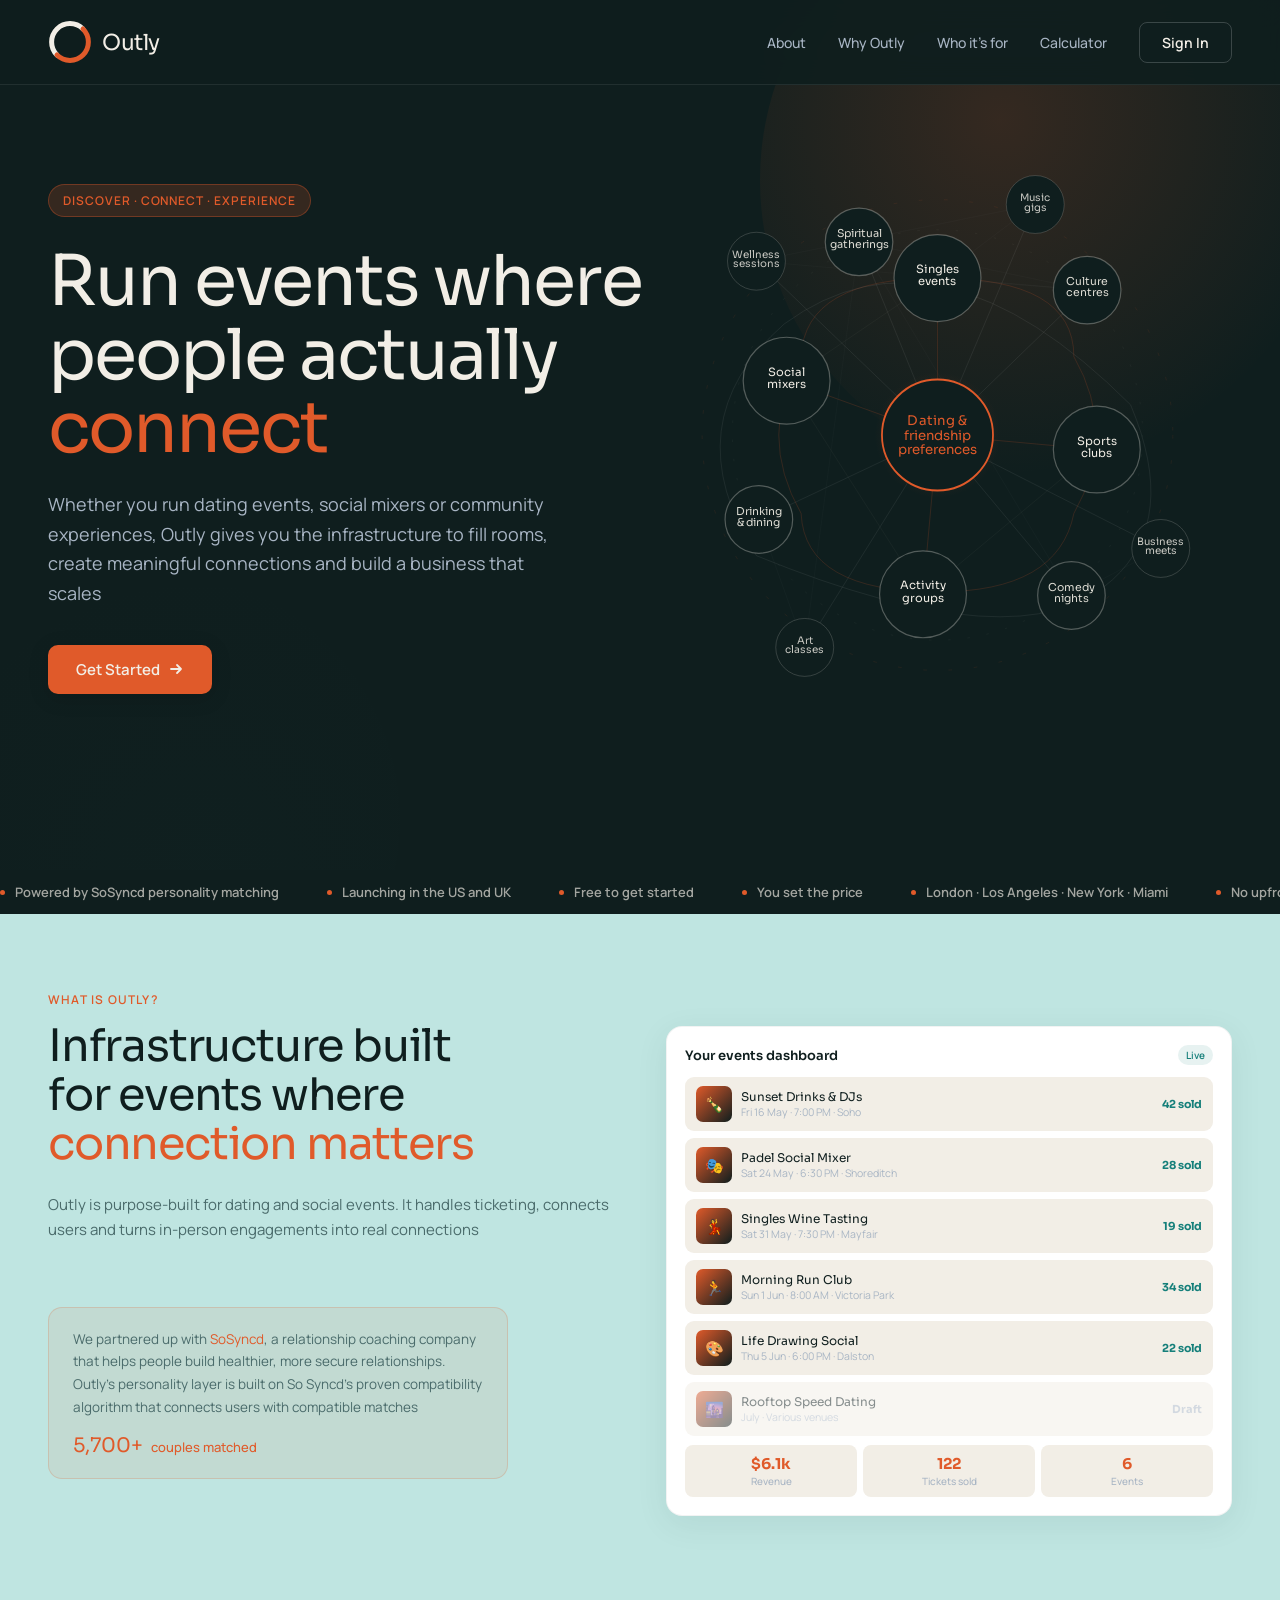
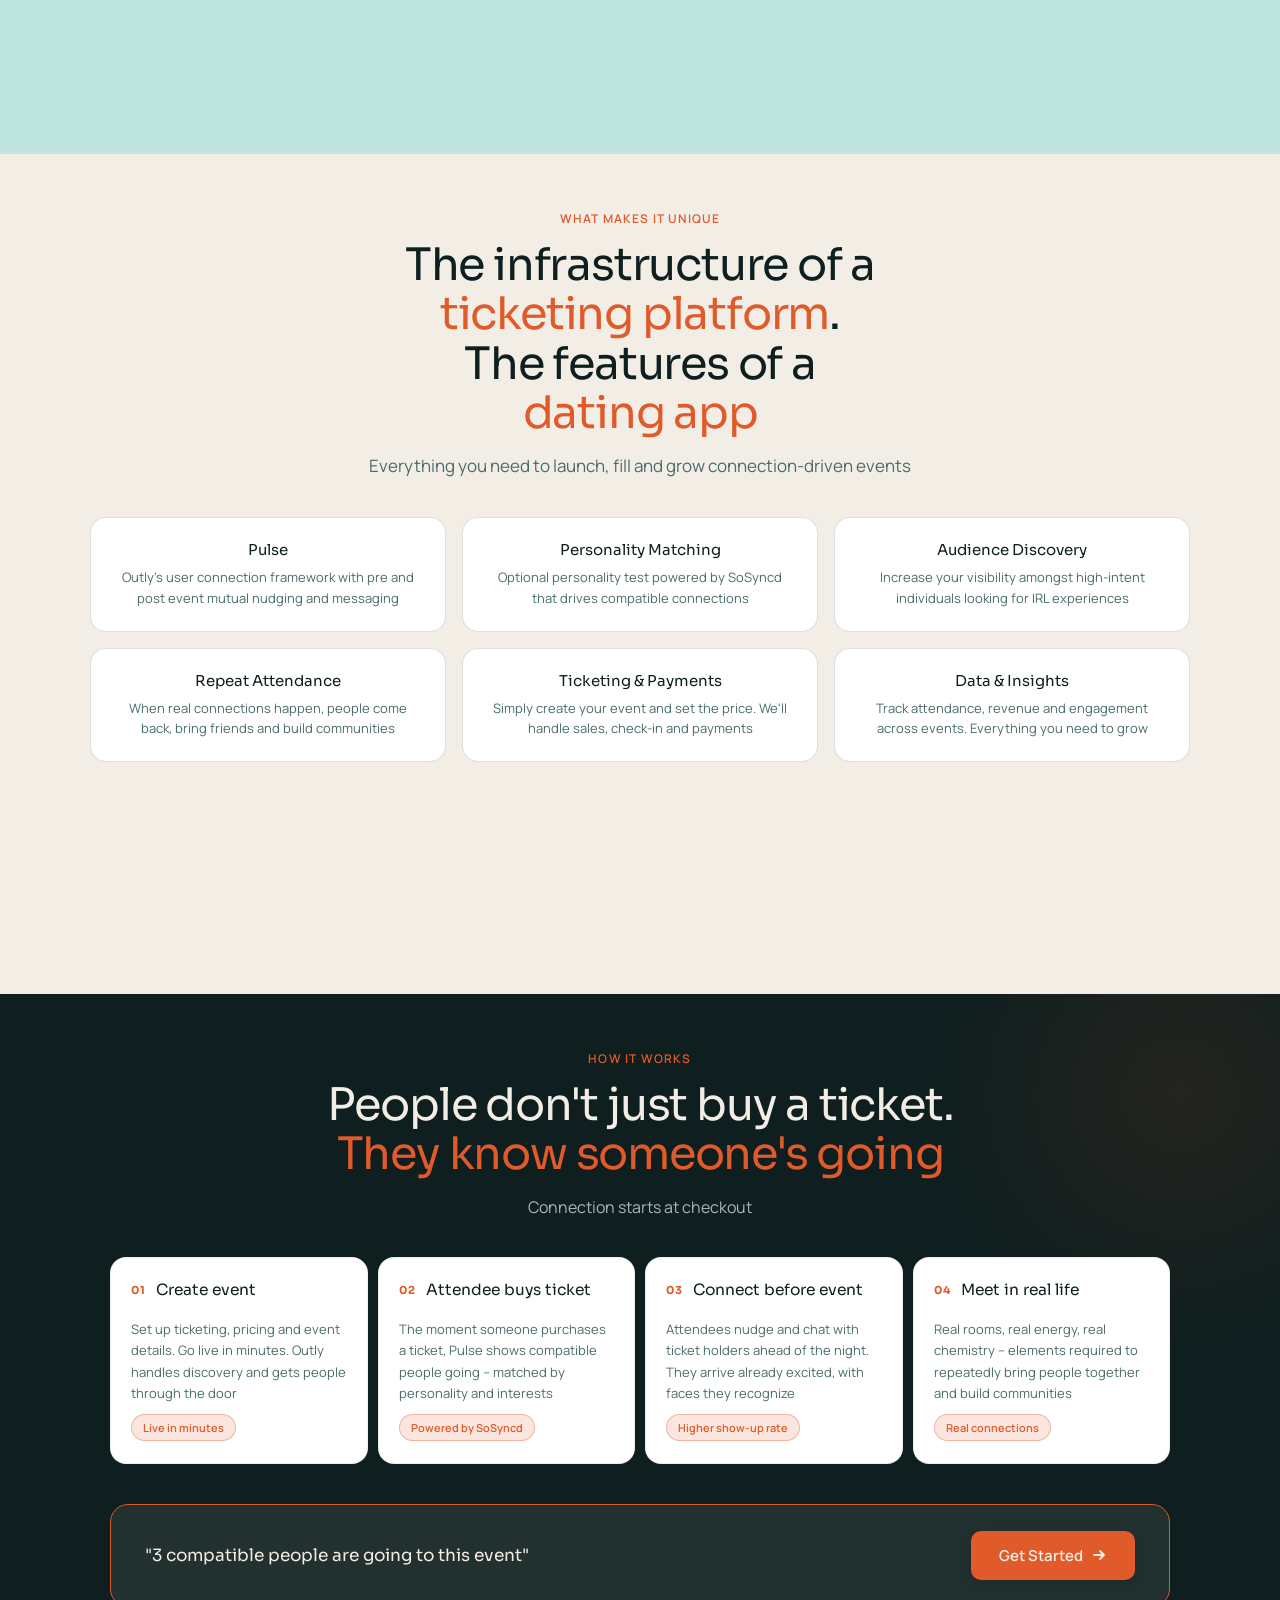
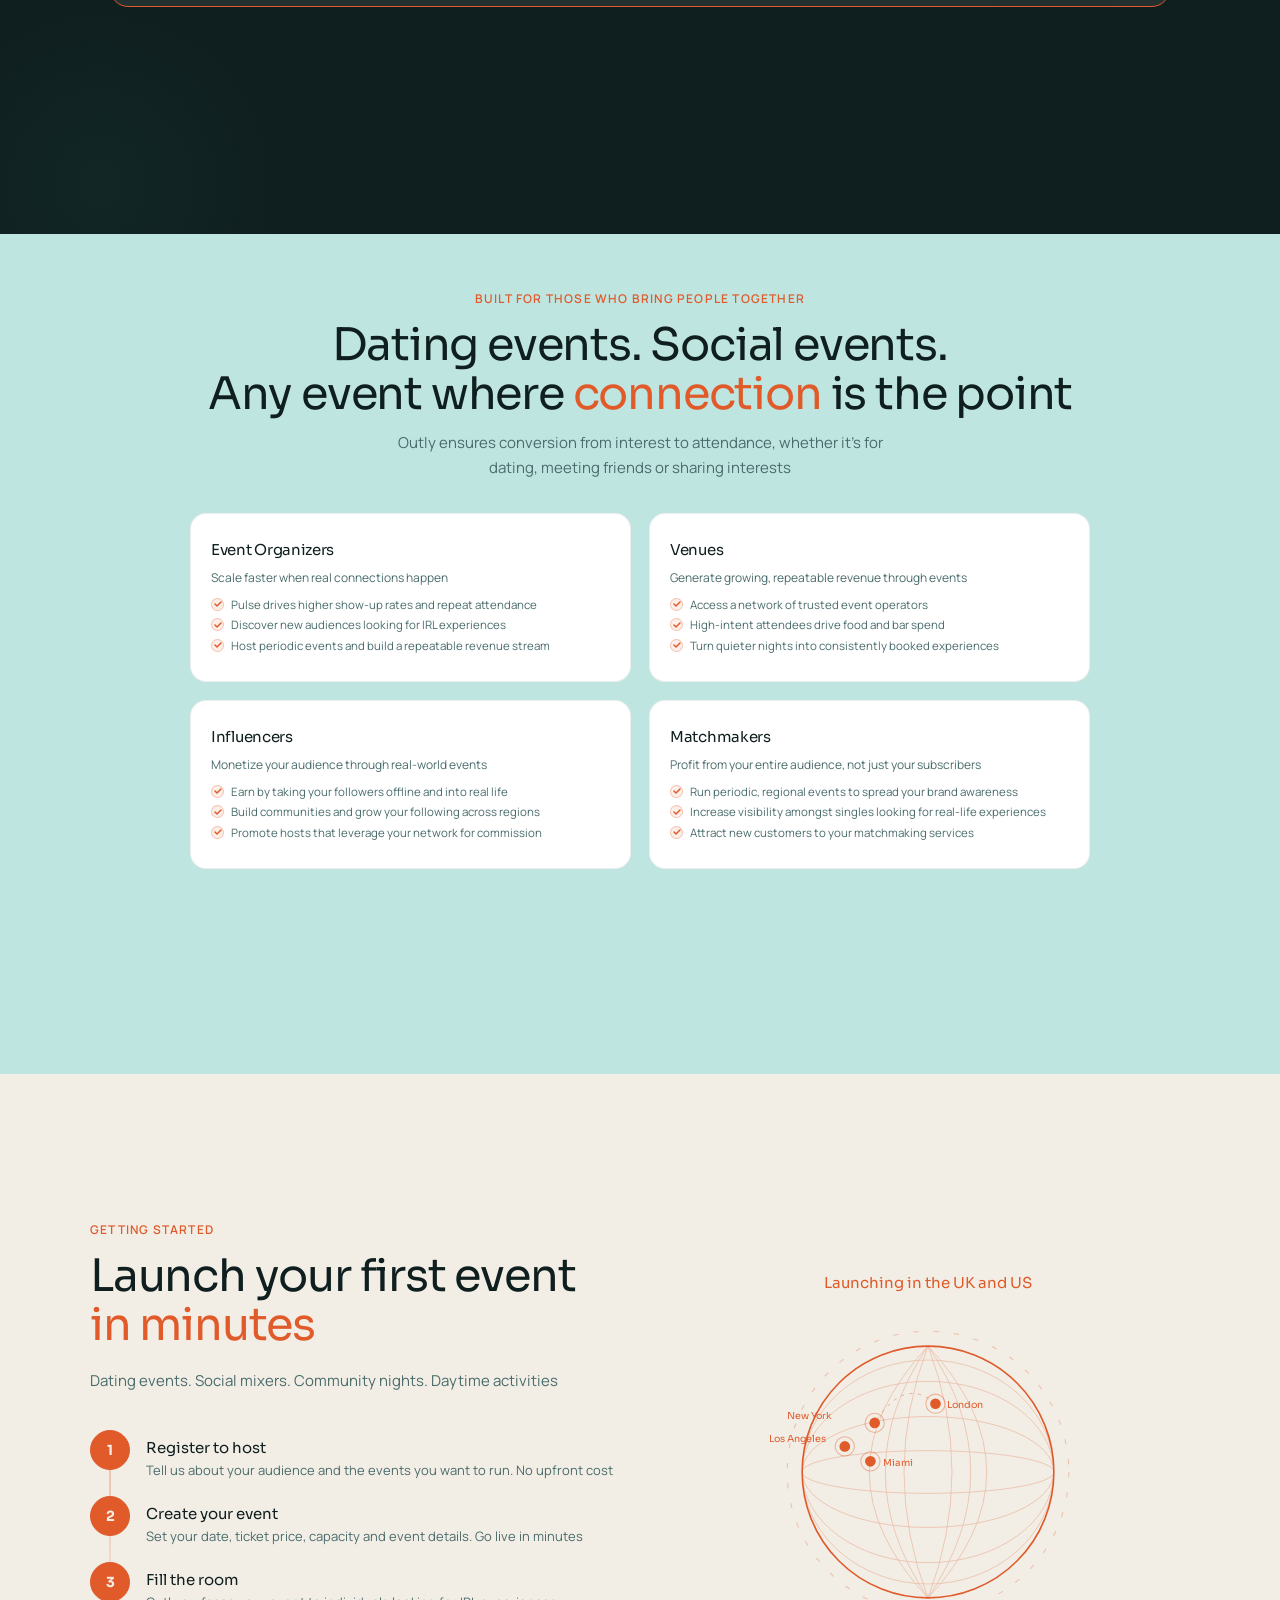
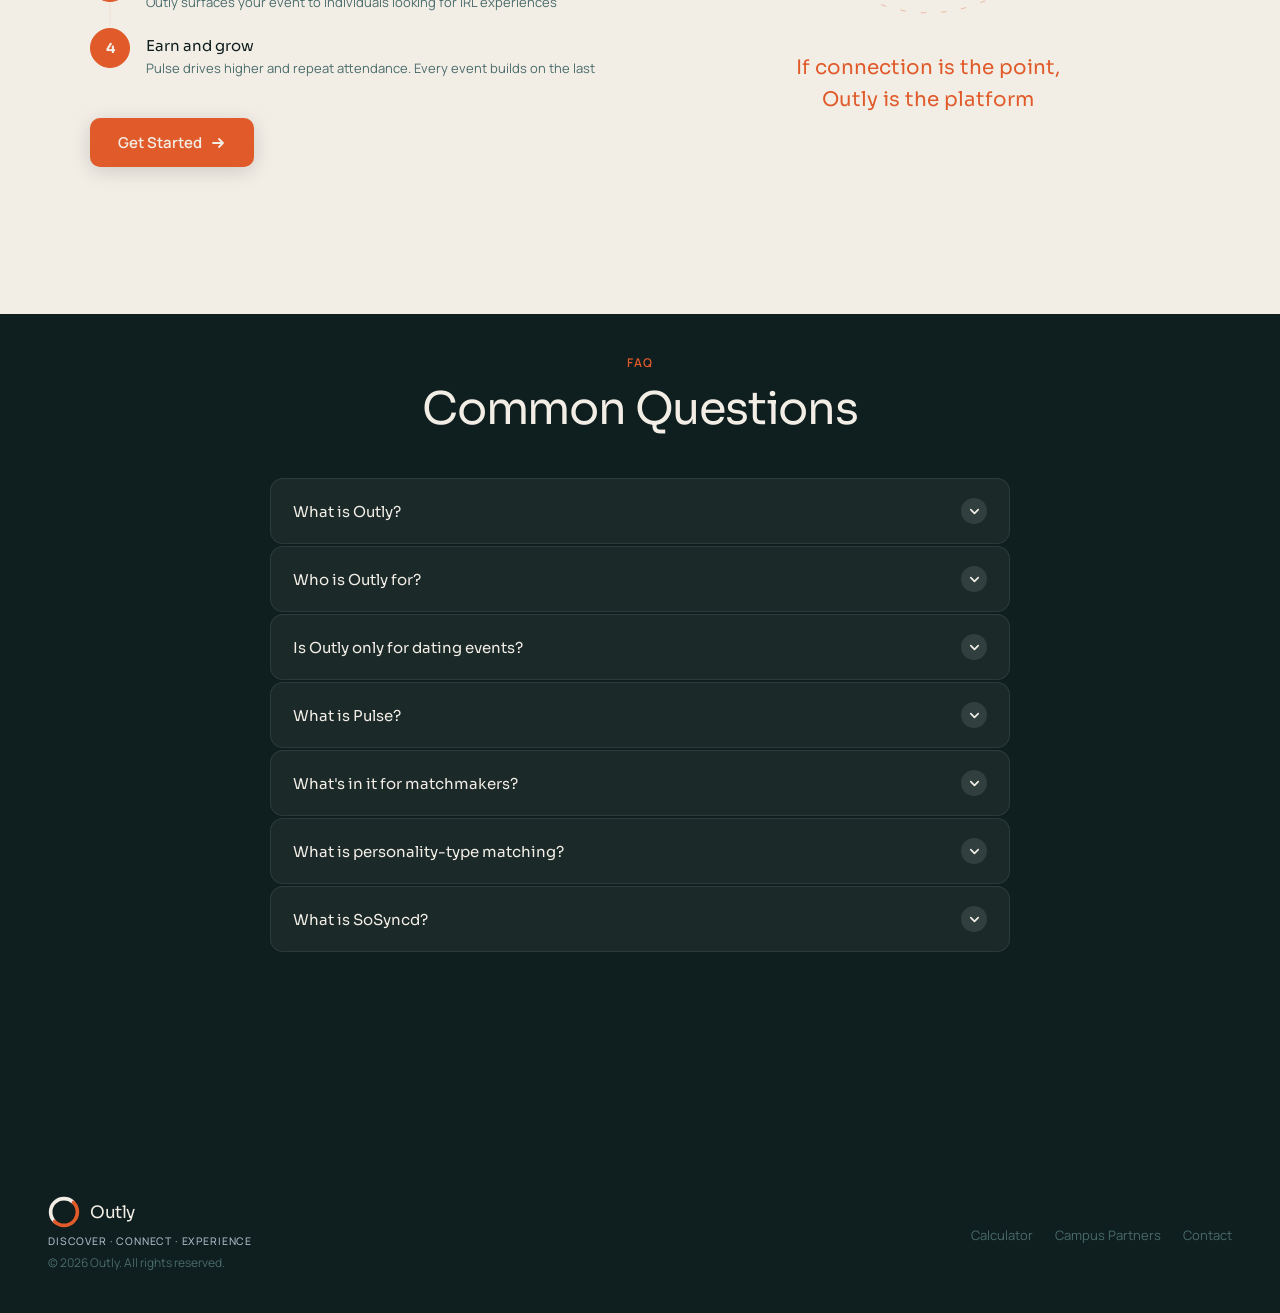
<file: index.html>
<!DOCTYPE html>
<html lang="en">
<head>
  <meta charset="UTF-8">
  <meta name="viewport" content="width=device-width, initial-scale=1.0">
  <meta name="referrer" content="strict-origin-when-cross-origin">
  <!--
    .NET 10 deployment: set the following response headers in Program.cs:
      Content-Security-Policy: default-src 'self'; style-src 'self' https://fonts.googleapis.com; font-src https://fonts.gstatic.com; img-src 'self' data:
      X-Content-Type-Options: nosniff
      X-Frame-Options: DENY
      Referrer-Policy: strict-origin-when-cross-origin
      Permissions-Policy: geolocation=(), microphone=(), camera=()
  -->
  <title>Outly — Run events where people actually connect</title>
  <meta name="description" content="Outly gives hosts the infrastructure to fill rooms, create meaningful connections and build an events business that scales.">
  <link rel="preconnect" href="https://fonts.googleapis.com">
  <link rel="preconnect" href="https://fonts.gstatic.com" crossorigin>
  <link
    href="https://fonts.googleapis.com/css2?family=Sora:wght@300;400;500;600;700;800&family=Manrope:wght@300;400;500;600;700&display=swap"
    rel="stylesheet">
  <link rel="stylesheet" href="/css/main.css">
</head>
<body>

<!-- ============================================================
     NAV
     ============================================================ -->
<nav>
  <!-- ====== DEV: LOGO ======================================================
       Swap the logo by replacing ONE file:  assets/logos/logo-dark-bg.svg
       (keep the filename). Size is set in css/main.css via --logo-size.
       If your artwork already includes the word "Outly", delete the
       <span class="logo-text"> below. Notes: assets/logos/README.md
       ================================================================== -->
  <a href="#" class="logo">
    <img class="logo-mark" src="/assets/logos/logo-dark-bg.svg" alt="Outly logo">
    <div class="logo-wordmark">
      <span class="logo-text">Outly</span>
    </div>
  </a>
  <ul class="nav-links">
    <li><a href="#solution">About</a></li>
    <li><a href="#value">Why Outly</a></li>
    <li><a href="#matching">Who it's for</a></li>
    <li><a href="/calculator.html">Calculator</a></li>
    <li><a href="/signup.html" class="nav-cta">Sign In</a></li>
  </ul>
</nav>

<!-- ============================================================
     HERO (dark) — network web visual
     ============================================================ -->
<section class="hero" id="hero">
  <div class="hero-bg1" aria-hidden="true"></div>
  <div class="hero-bg2" aria-hidden="true"></div>

  <div class="hero-ring" aria-hidden="true">
    <svg viewBox="-150 -80 580 580" fill="none" id="web-svg">
      <defs>
        <radialGradient id="core-grad" cx="50%" cy="50%" r="50%">
          <stop offset="0%" stop-color="#E05A2A" stop-opacity="0.25"/>
          <stop offset="100%" stop-color="#E05A2A" stop-opacity="0"/>
        </radialGradient>
      </defs>

      <!-- Slow rotating outer rings -->
      <g class="web-spin-slow">
        <circle cx="210" cy="210" r="195" stroke="#E05A2A" stroke-width="0.5" stroke-dasharray="3 18" opacity="0.15"/>
      </g>
      <g class="web-spin-rev">
        <circle cx="210" cy="210" r="170" stroke="rgba(242,238,230,0.07)" stroke-width="0.5" stroke-dasharray="2 14"/>
      </g>

      <!-- Spokes from centre — big nodes -->
      <line class="web-line" x1="210" y1="210" x2="210" y2="80"/>
      <line class="web-line" x1="210" y1="210" x2="85"  y2="165"/>
      <line class="web-line" x1="210" y1="210" x2="198" y2="342"/>
      <line class="web-line" x1="210" y1="210" x2="342" y2="222"/>
      <!-- Spokes — medium nodes -->
      <line class="web-line-2" x1="210" y1="210" x2="334" y2="90"/>
      <line class="web-line-2" x1="210" y1="210" x2="321" y2="343"/>
      <line class="web-line-2" x1="210" y1="210" x2="145" y2="50"/>
      <line class="web-line-2" x1="210" y1="210" x2="62"  y2="280"/>
      <!-- Spokes — small nodes -->
      <line class="web-line-2" x1="210" y1="210" x2="291" y2="19"/>
      <line class="web-line-2" x1="210" y1="210" x2="395" y2="304"/>
      <line class="web-line-2" x1="210" y1="210" x2="100" y2="386"/>
      <line class="web-line-2" x1="210" y1="210" x2="60"  y2="66"/>

      <!-- Concentric web rings -->
      <path class="web-line" d="M210 80 Q323 80 323 145 Q360 210 323 275 Q310 340 210 340 Q100 340 97 275 Q60 210 97 145 Q100 80 210 80" fill="none"/>
      <path class="web-line-2" d="M83 118 Q210 25 370 185 Q410 280 355 330 Q280 400 60 310 Q-10 200 83 118" fill="none"/>

      <!-- Cross-connections -->
      <line class="web-line-2" x1="210" y1="80"  x2="85"  y2="165" opacity="0.5"/>
      <line class="web-line-2" x1="85"  y1="165" x2="198" y2="342" opacity="0.5"/>
      <line class="web-line-2" x1="198" y1="342" x2="342" y2="222" opacity="0.5"/>
      <line class="web-line-2" x1="210" y1="80"  x2="334" y2="90"  opacity="0.4"/>
      <line class="web-line-2" x1="334" y1="90"  x2="145" y2="50"  opacity="0.3"/>
      <line class="web-line-2" x1="321" y1="343" x2="145" y2="50"  opacity="0.3"/>
      <line class="web-line-2" x1="291" y1="19"  x2="210" y2="80"  opacity="0.3"/>
      <line class="web-line-2" x1="395" y1="304" x2="321" y2="343" opacity="0.3"/>
      <line class="web-line-2" x1="145" y1="50"  x2="100" y2="386" opacity="0.3"/>
      <line class="web-line-2" x1="60"  y1="66"  x2="334" y2="90"  opacity="0.3"/>
      <line class="web-line-2" x1="60"  y1="66"  x2="291" y2="19"  opacity="0.25"/>
      <line class="web-line-2" x1="62"  y1="280" x2="100" y2="386" opacity="0.3"/>

      <!-- CORE -->
      <circle cx="210" cy="210" r="52" fill="url(#core-grad)"/>
      <circle cx="210" cy="210" r="46" fill="#0F1E1E" stroke="#E05A2A" stroke-width="1.5"/>
      <text x="210" y="202" text-anchor="middle" font-family="'Sora',sans-serif" font-size="11" font-weight="400" fill="#E05A2A" letter-spacing="0.02em">Dating &amp;</text>
      <text x="210" y="214" text-anchor="middle" font-family="'Sora',sans-serif" font-size="11" font-weight="400" fill="#E05A2A">friendship</text>
      <text x="210" y="226" text-anchor="middle" font-family="'Sora',sans-serif" font-size="11" font-weight="400" fill="#E05A2A">preferences</text>

      <!-- BIG NODES -->
      <g class="node-big wn1">
        <circle cx="210" cy="80" r="36" fill="#0F1E1E" stroke="rgba(242,238,230,0.3)" stroke-width="1"/>
        <text x="210" y="76" text-anchor="middle" font-family="'Sora',sans-serif" font-size="9.5" font-weight="400" fill="#F2EEE6">Singles</text>
        <text x="210" y="86" text-anchor="middle" font-family="'Sora',sans-serif" font-size="9.5" font-weight="400" fill="#F2EEE6">events</text>
      </g>
      <g class="node-big wn2">
        <circle cx="85" cy="165" r="36" fill="#0F1E1E" stroke="rgba(242,238,230,0.3)" stroke-width="1"/>
        <text x="85" y="161" text-anchor="middle" font-family="'Sora',sans-serif" font-size="9.5" font-weight="400" fill="#F2EEE6">Social</text>
        <text x="85" y="171" text-anchor="middle" font-family="'Sora',sans-serif" font-size="9.5" font-weight="400" fill="#F2EEE6">mixers</text>
      </g>
      <g class="node-big wn3">
        <circle cx="198" cy="342" r="36" fill="#0F1E1E" stroke="rgba(242,238,230,0.3)" stroke-width="1"/>
        <text x="198" y="338" text-anchor="middle" font-family="'Sora',sans-serif" font-size="9.5" font-weight="400" fill="#F2EEE6">Activity</text>
        <text x="198" y="348" text-anchor="middle" font-family="'Sora',sans-serif" font-size="9.5" font-weight="400" fill="#F2EEE6">groups</text>
      </g>
      <g class="node-big wn4">
        <circle cx="342" cy="222" r="36" fill="#0F1E1E" stroke="rgba(242,238,230,0.3)" stroke-width="1"/>
        <text x="342" y="218" text-anchor="middle" font-family="'Sora',sans-serif" font-size="9.5" font-weight="400" fill="#F2EEE6">Sports</text>
        <text x="342" y="228" text-anchor="middle" font-family="'Sora',sans-serif" font-size="9.5" font-weight="400" fill="#F2EEE6">clubs</text>
      </g>

      <!-- MEDIUM NODES -->
      <g class="node-med wn5">
        <circle cx="334" cy="90" r="28" fill="#0F1E1E" stroke="rgba(242,238,230,0.3)" stroke-width="1"/>
        <text x="334" y="86" text-anchor="middle" font-family="'Sora',sans-serif" font-size="9" font-weight="400" fill="rgba(242,238,230,0.9)">Culture</text>
        <text x="334" y="95" text-anchor="middle" font-family="'Sora',sans-serif" font-size="9" font-weight="400" fill="rgba(242,238,230,0.9)">centres</text>
      </g>
      <g class="node-med wn6">
        <circle cx="321" cy="343" r="28" fill="#0F1E1E" stroke="rgba(242,238,230,0.3)" stroke-width="1"/>
        <text x="321" y="339" text-anchor="middle" font-family="'Sora',sans-serif" font-size="9" font-weight="400" fill="rgba(242,238,230,0.9)">Comedy</text>
        <text x="321" y="348" text-anchor="middle" font-family="'Sora',sans-serif" font-size="9" font-weight="400" fill="rgba(242,238,230,0.9)">nights</text>
      </g>
      <g class="node-med wn7">
        <circle cx="145" cy="50" r="28" fill="#0F1E1E" stroke="rgba(242,238,230,0.3)" stroke-width="1"/>
        <text x="145" y="46" text-anchor="middle" font-family="'Sora',sans-serif" font-size="9" font-weight="400" fill="rgba(242,238,230,0.9)">Spiritual</text>
        <text x="145" y="55" text-anchor="middle" font-family="'Sora',sans-serif" font-size="9" font-weight="400" fill="rgba(242,238,230,0.9)">gatherings</text>
      </g>
      <g class="node-med wn8">
        <circle cx="62" cy="280" r="28" fill="#0F1E1E" stroke="rgba(242,238,230,0.3)" stroke-width="1"/>
        <text x="62" y="276" text-anchor="middle" font-family="'Sora',sans-serif" font-size="9" font-weight="400" fill="rgba(242,238,230,0.9)">Drinking</text>
        <text x="62" y="285" text-anchor="middle" font-family="'Sora',sans-serif" font-size="9" font-weight="400" fill="rgba(242,238,230,0.9)">&amp; dining</text>
      </g>

      <!-- SMALL NODES -->
      <g class="node-sml wn9">
        <circle cx="291" cy="19" r="24" fill="#0F1E1E" stroke="rgba(242,238,230,0.18)" stroke-width="0.8"/>
        <text x="291" y="16" text-anchor="middle" font-family="'Sora',sans-serif" font-size="8.5" font-weight="400" fill="rgba(242,238,230,0.82)">Music</text>
        <text x="291" y="24" text-anchor="middle" font-family="'Sora',sans-serif" font-size="8.5" font-weight="400" fill="rgba(242,238,230,0.82)">gigs</text>
      </g>
      <g class="node-sml wn10">
        <circle cx="395" cy="304" r="24" fill="#0F1E1E" stroke="rgba(242,238,230,0.18)" stroke-width="0.8"/>
        <text x="395" y="301" text-anchor="middle" font-family="'Sora',sans-serif" font-size="8.5" font-weight="400" fill="rgba(242,238,230,0.82)">Business</text>
        <text x="395" y="309" text-anchor="middle" font-family="'Sora',sans-serif" font-size="8.5" font-weight="400" fill="rgba(242,238,230,0.82)">meets</text>
      </g>
      <g class="node-sml wn11">
        <circle cx="100" cy="386" r="24" fill="#0F1E1E" stroke="rgba(242,238,230,0.18)" stroke-width="0.8"/>
        <text x="100" y="383" text-anchor="middle" font-family="'Sora',sans-serif" font-size="8.5" font-weight="400" fill="rgba(242,238,230,0.82)">Art</text>
        <text x="100" y="391" text-anchor="middle" font-family="'Sora',sans-serif" font-size="8.5" font-weight="400" fill="rgba(242,238,230,0.82)">classes</text>
      </g>
      <g class="node-sml wn12">
        <circle cx="60" cy="66" r="24" fill="#0F1E1E" stroke="rgba(242,238,230,0.18)" stroke-width="0.8"/>
        <text x="60" y="63" text-anchor="middle" font-family="'Sora',sans-serif" font-size="8.5" font-weight="400" fill="rgba(242,238,230,0.82)">Wellness</text>
        <text x="60" y="71" text-anchor="middle" font-family="'Sora',sans-serif" font-size="8.5" font-weight="400" fill="rgba(242,238,230,0.82)">sessions</text>
      </g>
    </svg>
  </div>

  <div class="hero-content">
    <div class="hero-pill">Discover &middot; Connect &middot; Experience</div>
    <h1 class="hero-h1">Run events where<br>people actually<br><em>connect</em></h1>
    <p class="hero-sub">Whether you run dating events, social mixers or community experiences, Outly gives you the infrastructure to fill rooms, create meaningful connections and build a business that scales</p>
    <div class="hero-actions">
      <a href="/signup.html" class="btn-primary btn-primary--orange">
        Get Started
        <svg width="16" height="16" viewBox="0 0 16 16" fill="none" aria-hidden="true"><path d="M3 8h10M9 4l4 4-4 4" stroke="currentColor" stroke-width="1.8" stroke-linecap="round" stroke-linejoin="round"/></svg>
      </a>
    </div>
  </div>
</section>

<!-- ============================================================
     TICKER
     ============================================================ -->
<div id="about-anchor"></div>
<div class="ticker-bar" aria-hidden="true">
  <div class="ticker-track">
    <div class="ticker-item"><span class="tdot"></span>Powered by SoSyncd personality matching</div>
    <div class="ticker-item"><span class="tdot"></span>Launching in the US and UK</div>
    <div class="ticker-item"><span class="tdot"></span>Free to get started</div>
    <div class="ticker-item"><span class="tdot"></span>You set the price</div>
    <div class="ticker-item"><span class="tdot"></span>London · Los Angeles · New York · Miami</div>
    <div class="ticker-item"><span class="tdot"></span>No upfront costs</div>
    <div class="ticker-item"><span class="tdot"></span>Powered by SoSyncd personality matching</div>
    <div class="ticker-item"><span class="tdot"></span>Launching in the US and UK</div>
    <div class="ticker-item"><span class="tdot"></span>Free to get started</div>
    <div class="ticker-item"><span class="tdot"></span>You set the price</div>
    <div class="ticker-item"><span class="tdot"></span>London · Los Angeles · New York · Miami</div>
    <div class="ticker-item"><span class="tdot"></span>No upfront costs</div>
  </div>
</div>

<!-- ============================================================
     SOLUTION — What is Outly? (bone)
     ============================================================ -->
<section class="solution" id="solution">
  <div class="sol-inner">
    <div>
      <span class="eyebrow reveal">What is Outly?</span>
      <h2 class="title reveal">Infrastructure built<br>for events where<br><em>connection matters</em></h2>
      <p class="sub reveal d1">Outly is purpose-built for dating and social events. It handles ticketing, connects users and turns in-person engagements into real connections</p>

      <div class="partner-box reveal d2">
        <p>We partnered up with <span class="partner-brand">SoSyncd</span>, a relationship coaching company that helps people build healthier, more secure relationships. Outly's personality layer is built on So Syncd's proven compatibility algorithm that connects users with compatible matches</p>
        <div class="partner-stat">
          <span class="partner-stat-n">5,700+</span>
          <span class="partner-stat-l">couples matched</span>
        </div>
      </div>
    </div>

    <div class="dash-col reveal d1">
      <div class="dash-card">
        <div class="dash-hd">
          <span class="dash-title">Your events dashboard</span>
          <span class="dash-badge">Live</span>
        </div>
        <div class="ev-row">
          <div class="ev-thumb" aria-hidden="true">🍾</div>
          <div><div class="ev-name">Sunset Drinks &amp; DJs</div><div class="ev-meta">Fri 16 May · 7:00 PM · Soho</div></div>
          <div class="ev-sold">42 sold</div>
        </div>
        <div class="ev-row">
          <div class="ev-thumb" aria-hidden="true">🎭</div>
          <div><div class="ev-name">Padel Social Mixer</div><div class="ev-meta">Sat 24 May · 6:30 PM · Shoreditch</div></div>
          <div class="ev-sold">28 sold</div>
        </div>
        <div class="ev-row">
          <div class="ev-thumb" aria-hidden="true">💃</div>
          <div><div class="ev-name">Singles Wine Tasting</div><div class="ev-meta">Sat 31 May · 7:30 PM · Mayfair</div></div>
          <div class="ev-sold">19 sold</div>
        </div>
        <div class="ev-row">
          <div class="ev-thumb" aria-hidden="true">🏃</div>
          <div><div class="ev-name">Morning Run Club</div><div class="ev-meta">Sun 1 Jun · 8:00 AM · Victoria Park</div></div>
          <div class="ev-sold">34 sold</div>
        </div>
        <div class="ev-row">
          <div class="ev-thumb" aria-hidden="true">🎨</div>
          <div><div class="ev-name">Life Drawing Social</div><div class="ev-meta">Thu 5 Jun · 6:00 PM · Dalston</div></div>
          <div class="ev-sold">22 sold</div>
        </div>
        <div class="ev-row ev-row--draft">
          <div class="ev-thumb" aria-hidden="true">🌆</div>
          <div><div class="ev-name">Rooftop Speed Dating</div><div class="ev-meta">July · Various venues</div></div>
          <div class="ev-sold ev-sold--draft">Draft</div>
        </div>
        <div class="dash-metrics">
          <div class="met-box"><span class="met-n">$6.1k</span><span class="met-l">Revenue</span></div>
          <div class="met-box"><span class="met-n">122</span><span class="met-l">Tickets sold</span></div>
          <div class="met-box"><span class="met-n">6</span><span class="met-l">Events</span></div>
        </div>
      </div>
    </div>
  </div>
</section>

<!-- ============================================================
     VALUE — What makes it unique (frost)
     ============================================================ -->
<section class="value" id="value">
  <div class="val-in">
    <div class="val-header">
      <span class="eyebrow reveal">What makes it unique</span>
      <h2 class="title reveal">The infrastructure of a <em>ticketing platform</em>.<br>The features of a<br><em>dating app</em></h2>
      <p class="sub reveal d1">Everything you need to launch, fill and grow connection-driven events</p>
    </div>
    <div class="val-grid">
      <div class="val-card reveal d1">
        <div class="val-card-hd"><h4>Pulse</h4></div>
        <p>Outly's user connection framework with pre and post event mutual nudging and messaging</p>
      </div>
      <div class="val-card reveal d2">
        <div class="val-card-hd"><h4>Personality Matching</h4></div>
        <p>Optional personality test powered by SoSyncd that drives compatible connections</p>
      </div>
      <div class="val-card reveal d3">
        <div class="val-card-hd"><h4>Audience Discovery</h4></div>
        <p>Increase your visibility amongst high-intent individuals looking for IRL experiences</p>
      </div>
      <div class="val-card reveal d1">
        <div class="val-card-hd"><h4>Repeat Attendance</h4></div>
        <p>When real connections happen, people come back, bring friends and build communities</p>
      </div>
      <div class="val-card reveal d2">
        <div class="val-card-hd"><h4>Ticketing &amp; Payments</h4></div>
        <p>Simply create your event and set the price. We'll handle sales, check-in and payments</p>
      </div>
      <div class="val-card reveal d3">
        <div class="val-card-hd"><h4>Data &amp; Insights</h4></div>
        <p>Track attendance, revenue and engagement across events. Everything you need to grow</p>
      </div>
    </div>
  </div>
</section>

<!-- ============================================================
     PULSE — How it works (dark)
     ============================================================ -->
<section class="pulse" id="pulse">
  <div class="pulse-in">
    <div class="pulse-header">
      <span class="eyebrow reveal">How it works</span>
      <h2 class="title reveal">People don't just buy a ticket.<br><em>They know someone's going</em></h2>
      <p class="sub reveal d1">Connection starts at checkout</p>
    </div>

    <div class="pulse-grid">
      <div class="pstep reveal d1">
        <div class="pstep-hd"><span class="pnum">01</span><h4>Create event</h4></div>
        <p>Set up ticketing, pricing and event details. Go live in minutes. Outly handles discovery and gets people through the door</p>
        <div class="ptag">Live in minutes</div>
      </div>
      <div class="pstep reveal d2">
        <div class="pstep-hd"><span class="pnum">02</span><h4>Attendee buys ticket</h4></div>
        <p>The moment someone purchases a ticket, Pulse shows compatible people going – matched by personality and interests</p>
        <div class="ptag">Powered by SoSyncd</div>
      </div>
      <div class="pstep reveal d3">
        <div class="pstep-hd"><span class="pnum">03</span><h4>Connect before event</h4></div>
        <p>Attendees nudge and chat with ticket holders ahead of the night. They arrive already excited, with faces they recognize</p>
        <div class="ptag">Higher show-up rate</div>
      </div>
      <div class="pstep reveal d3">
        <div class="pstep-hd"><span class="pnum">04</span><h4>Meet in real life</h4></div>
        <p>Real rooms, real energy, real chemistry – elements required to repeatedly bring people together and build communities</p>
        <div class="ptag">Real connections</div>
      </div>
    </div>

    <div class="pulse-cta reveal">
      <div>
        <h4>"3 compatible people are going to this event"</h4>
      </div>
      <a href="/signup.html" class="btn-primary btn-primary--orange">
        Get Started
        <svg width="16" height="16" viewBox="0 0 16 16" fill="none" aria-hidden="true"><path d="M3 8h10M9 4l4 4-4 4" stroke="currentColor" stroke-width="1.8" stroke-linecap="round" stroke-linejoin="round"/></svg>
      </a>
    </div>
  </div>
</section>

<!-- ============================================================
     MATCHING — Who it's for (bone)
     ============================================================ -->
<section class="matching" id="matching">
  <div class="matching-in">
    <span class="eyebrow reveal">Built for those who bring people together</span>
    <h2 class="title reveal">Dating events. Social events.<br>Any event where <em>connection</em> is the point</h2>
    <p class="sub reveal d1">Outly ensures conversion from interest to attendance, whether it's for<br>dating, meeting friends or sharing interests</p>

    <div class="for-grid">
      <div class="for-card reveal d1">
        <div class="for-card-hd"><h3>Event Organizers</h3></div>
        <p>Scale faster when real connections happen</p>
        <ul class="for-list">
          <li>Pulse drives higher show-up rates and repeat attendance</li>
          <li>Discover new audiences looking for IRL experiences</li>
          <li>Host periodic events and build a repeatable revenue stream</li>
        </ul>
      </div>
      <div class="for-card reveal d2">
        <div class="for-card-hd"><h3>Venues</h3></div>
        <p>Generate growing, repeatable revenue through events</p>
        <ul class="for-list">
          <li>Access a network of trusted event operators</li>
          <li>High-intent attendees drive food and bar spend</li>
          <li>Turn quieter nights into consistently booked experiences</li>
        </ul>
      </div>
      <div class="for-card reveal d2">
        <div class="for-card-hd"><h3>Influencers</h3></div>
        <p>Monetize your audience through real-world events</p>
        <ul class="for-list">
          <li>Earn by taking your followers offline and into real life</li>
          <li>Build communities and grow your following across regions</li>
          <li>Promote hosts that leverage your network for commission</li>
        </ul>
      </div>
      <div class="for-card reveal d3">
        <div class="for-card-hd"><h3>Matchmakers</h3></div>
        <p>Profit from your entire audience, not just your subscribers</p>
        <ul class="for-list">
          <li>Run periodic, regional events to spread your brand awareness</li>
          <li>Increase visibility amongst singles looking for real-life experiences</li>
          <li>Attract new customers to your matchmaking services</li>
        </ul>
      </div>
    </div>
  </div>
</section>

<!-- ============================================================
     GETTING STARTED (frost) — steps + globe
     ============================================================ -->
<section class="howsec" id="how">
  <div class="howsec-inner">

    <!-- LEFT: steps -->
    <div>
      <span class="eyebrow reveal">Getting started</span>
      <h2 class="title reveal">Launch your first event<br><em>in minutes</em></h2>
      <p class="sub reveal d1">Dating events. Social mixers. Community nights. Daytime activities</p>

      <div class="steps">
        <div class="step reveal d1">
          <div class="stepn">1</div>
          <div><h4>Register to host</h4><p>Tell us about your audience and the events you want to run. No upfront cost</p></div>
        </div>
        <div class="step reveal d2">
          <div class="stepn">2</div>
          <div><h4>Create your event</h4><p>Set your date, ticket price, capacity and event details. Go live in minutes</p></div>
        </div>
        <div class="step reveal d3">
          <div class="stepn">3</div>
          <div><h4>Fill the room</h4><p>Outly surfaces your event to individuals looking for IRL experiences</p></div>
        </div>
        <div class="step reveal">
          <div class="stepn">4</div>
          <div><h4>Earn and grow</h4><p>Pulse drives higher and repeat attendance. Every event builds on the last</p></div>
        </div>
      </div>

      <div class="reveal howsec-cta">
        <a href="/signup.html" class="btn-primary btn-primary--orange">
          Get Started
          <svg width="16" height="16" viewBox="0 0 16 16" fill="none" aria-hidden="true"><path d="M3 8h10M9 4l4 4-4 4" stroke="currentColor" stroke-width="1.8" stroke-linecap="round" stroke-linejoin="round"/></svg>
        </a>
      </div>
    </div>

    <!-- RIGHT: globe + tagline -->
    <div class="howsec-globe reveal d1">
      <p class="globe-caption">Launching in the UK and US</p>

      <svg class="globe-svg" viewBox="0 0 300 300" fill="none" xmlns="http://www.w3.org/2000/svg" aria-hidden="true">
        <defs>
          <clipPath id="globe-clip"><circle cx="150" cy="150" r="118"/></clipPath>
        </defs>

        <circle cx="150" cy="150" r="118" stroke="#E05A2A" stroke-width="1.5" fill="none"/>

        <g clip-path="url(#globe-clip)" stroke="#E05A2A" stroke-width="0.7" fill="none" opacity="0.35">
          <ellipse cx="150" cy="150" rx="118" ry="20"/>
          <ellipse cx="150" cy="150" rx="118" ry="52"/>
          <ellipse cx="150" cy="150" rx="118" ry="85"/>
          <ellipse cx="150" cy="150" rx="118" ry="105"/>
          <path d="M150 32 Q195 150 150 268"/>
          <path d="M150 32 Q230 150 150 268"/>
          <path d="M150 32 Q260 150 150 268"/>
          <path d="M150 32 Q105 150 150 268"/>
          <path d="M150 32 Q70 150 150 268"/>
          <path d="M150 32 Q40 150 150 268"/>
        </g>

        <circle class="globe-spin" cx="150" cy="150" r="132" stroke="#E05A2A" stroke-width="1" stroke-dasharray="5 14" opacity="0.3"/>

        <!-- London -->
        <circle cx="157" cy="86" r="5" fill="#E05A2A"/>
        <circle cx="157" cy="86" r="9" stroke="#E05A2A" stroke-width="1" opacity="0.4" fill="none"/>
        <text x="168" y="90" font-family="'Sora',sans-serif" font-size="9" font-weight="400" fill="#E05A2A">London</text>
        <!-- New York -->
        <circle cx="100" cy="104" r="5" fill="#E05A2A"/>
        <circle cx="100" cy="104" r="9" stroke="#E05A2A" stroke-width="1" opacity="0.4" fill="none"/>
        <text x="60" y="100" font-family="'Sora',sans-serif" font-size="9" font-weight="400" fill="#E05A2A" text-anchor="end">New York</text>
        <!-- Los Angeles -->
        <circle cx="72" cy="126" r="5" fill="#E05A2A"/>
        <circle cx="72" cy="126" r="9" stroke="#E05A2A" stroke-width="1" opacity="0.4" fill="none"/>
        <text x="54" y="122" font-family="'Sora',sans-serif" font-size="9" font-weight="400" fill="#E05A2A" text-anchor="end">Los Angeles</text>
        <!-- Miami -->
        <circle cx="96" cy="140" r="5" fill="#E05A2A"/>
        <circle cx="96" cy="140" r="9" stroke="#E05A2A" stroke-width="1" opacity="0.4" fill="none"/>
        <text x="108" y="144" font-family="'Sora',sans-serif" font-size="9" font-weight="400" fill="#E05A2A">Miami</text>

        <path d="M157 86 Q128 60 100 104" stroke="#E05A2A" stroke-width="0.8" stroke-dasharray="3 5" opacity="0.5" fill="none"/>
      </svg>

      <p class="globe-tagline">If connection is the point,<br>Outly is the platform</p>
    </div>

  </div>
</section>

<!-- ============================================================
     FAQ (dark)
     ============================================================ -->
<section class="faqsec" id="final">
  <div class="faq-in">
    <span class="eyebrow reveal">FAQ</span>
    <h2 class="title reveal">Common Questions</h2>
    <div class="faq-list">

      <div class="faq-item reveal">
        <div class="faq-q">
          <span>What is Outly?</span>
          <div class="faq-chev" aria-hidden="true">
            <svg width="13" height="13" viewBox="0 0 14 14" fill="none"><path d="M3 5l4 4 4-4" stroke="#F2EEE6" stroke-width="1.8" stroke-linecap="round" stroke-linejoin="round"/></svg>
          </div>
        </div>
        <div class="faq-a"><p>Outly is an event-first social platform that connects people through curated, host-led experiences. Outly operates as a two-sided marketplace, where independent hosts run events and sell tickets, and users connect with fellow attendees and create meaningful connections through real-life experiences.</p></div>
      </div>

      <div class="faq-item reveal d1">
        <div class="faq-q">
          <span>Who is Outly for?</span>
          <div class="faq-chev" aria-hidden="true">
            <svg width="13" height="13" viewBox="0 0 14 14" fill="none"><path d="M3 5l4 4 4-4" stroke="#F2EEE6" stroke-width="1.8" stroke-linecap="round" stroke-linejoin="round"/></svg>
          </div>
        </div>
        <div class="faq-a"><p>Outly is purpose-built for individuals, businesses and entities interested in hosting events. They can be existing event organizers, venues, influencers, matchmakers, sports centers and any communities that bring people together in real life. Outly provides hosts with the infrastructure to build repeatable, compounding revenue.</p></div>
      </div>

      <div class="faq-item reveal d2">
        <div class="faq-q">
          <span>Is Outly only for dating events?</span>
          <div class="faq-chev" aria-hidden="true">
            <svg width="13" height="13" viewBox="0 0 14 14" fill="none"><path d="M3 5l4 4 4-4" stroke="#F2EEE6" stroke-width="1.8" stroke-linecap="round" stroke-linejoin="round"/></svg>
          </div>
        </div>
        <div class="faq-a"><p>No! Outly is for any social mixers, community gatherings and dating events – events where connection is the point. Our optional personality test powered by SoSyncd shows ticket holders compatible attendees in Pulse, which is already filtered for users' relationship preferences – dating and friends.</p></div>
      </div>

      <div class="faq-item reveal d3">
        <div class="faq-q">
          <span>What is Pulse?</span>
          <div class="faq-chev" aria-hidden="true">
            <svg width="13" height="13" viewBox="0 0 14 14" fill="none"><path d="M3 5l4 4 4-4" stroke="#F2EEE6" stroke-width="1.8" stroke-linecap="round" stroke-linejoin="round"/></svg>
          </div>
        </div>
        <div class="faq-a"><p>Pulse is Outly's user connection framework that shows ticket holders other attendees who will be attending the events to which they bought tickets. Users can nudge other users, where if the recipient nudges back, a chat between the two users unlocks.</p></div>
      </div>

      <div class="faq-item reveal">
        <div class="faq-q">
          <span>What's in it for matchmakers?</span>
          <div class="faq-chev" aria-hidden="true">
            <svg width="13" height="13" viewBox="0 0 14 14" fill="none"><path d="M3 5l4 4 4-4" stroke="#F2EEE6" stroke-width="1.8" stroke-linecap="round" stroke-linejoin="round"/></svg>
          </div>
        </div>
        <div class="faq-a"><p>Matchmakers often have large books of contacts who are not paying subscribers. Outly provides matchmakers with the infrastructure to run paid events for their entire network — creating a new revenue stream with no additional tech build required.</p></div>
      </div>

      <div class="faq-item reveal d1">
        <div class="faq-q">
          <span>What is personality-type matching?</span>
          <div class="faq-chev" aria-hidden="true">
            <svg width="13" height="13" viewBox="0 0 14 14" fill="none"><path d="M3 5l4 4 4-4" stroke="#F2EEE6" stroke-width="1.8" stroke-linecap="round" stroke-linejoin="round"/></svg>
          </div>
        </div>
        <div class="faq-a"><p>Personality-type matching uses psychological insights to connect users with compatible matches. It works by pairing people with enough similarities to be on the same wavelength and enough differences to create a spark.</p></div>
      </div>

      <div class="faq-item reveal d2">
        <div class="faq-q">
          <span>What is SoSyncd?</span>
          <div class="faq-chev" aria-hidden="true">
            <svg width="13" height="13" viewBox="0 0 14 14" fill="none"><path d="M3 5l4 4 4-4" stroke="#F2EEE6" stroke-width="1.8" stroke-linecap="round" stroke-linejoin="round"/></svg>
          </div>
        </div>
        <div class="faq-a"><p>So Syncd is a relationship coaching company that helps people build healthier, more secure relationships with themselves and others. It has helped over 5,000 people find compatible partners through personality-type matching.</p></div>
      </div>

    </div>
  </div>
</section>

<!-- ============================================================
     FOOTER
     ============================================================ -->
<footer>
  <div class="ft-left">
    <!-- ====== DEV: LOGO (footer) ==============================================
         Same file as the nav: assets/logos/logo-dark-bg.svg
         Size via --logo-size-footer in css/main.css.
         If your artwork includes the word "Outly", delete the
         <span class="ft-logo-text"> below.
         ================================================================ -->
    <a href="#" class="ft-logo">
      <img class="ft-logo-mark" src="/assets/logos/logo-dark-bg.svg" alt="Outly logo">
      <span class="ft-logo-text">Outly</span>
    </a>
    <span class="ft-tag">Discover · Connect · Experience</span>
    <span class="ft-copy">© 2026 Outly. All rights reserved.</span>
  </div>
  <ul class="ft-links">
    <li><a href="/calculator.html">Calculator</a></li>
    <li><a href="/campus-partners.html">Campus Partners</a></li>
    <li><a href="mailto:hello@outly.co">Contact</a></li>
  </ul>
</footer>

<script src="/js/main.js"></script>
</body>
</html>
</file>
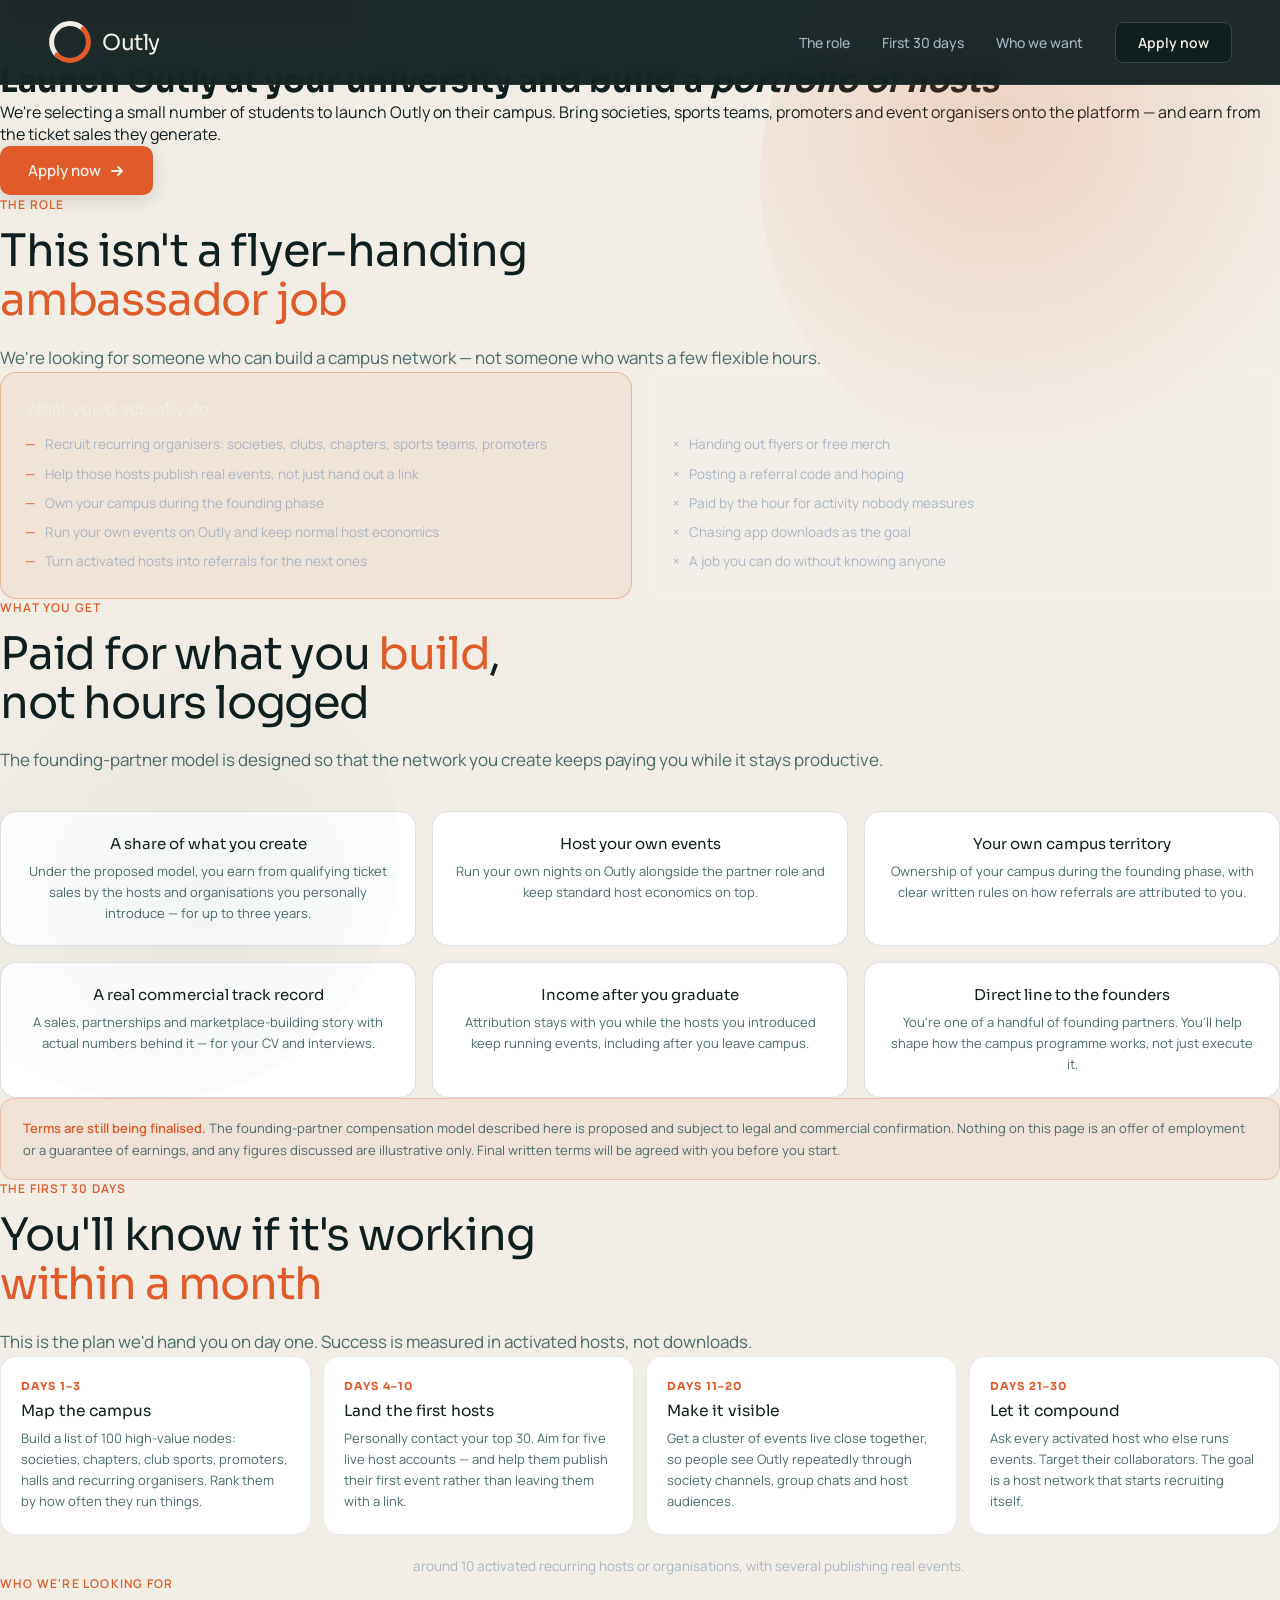
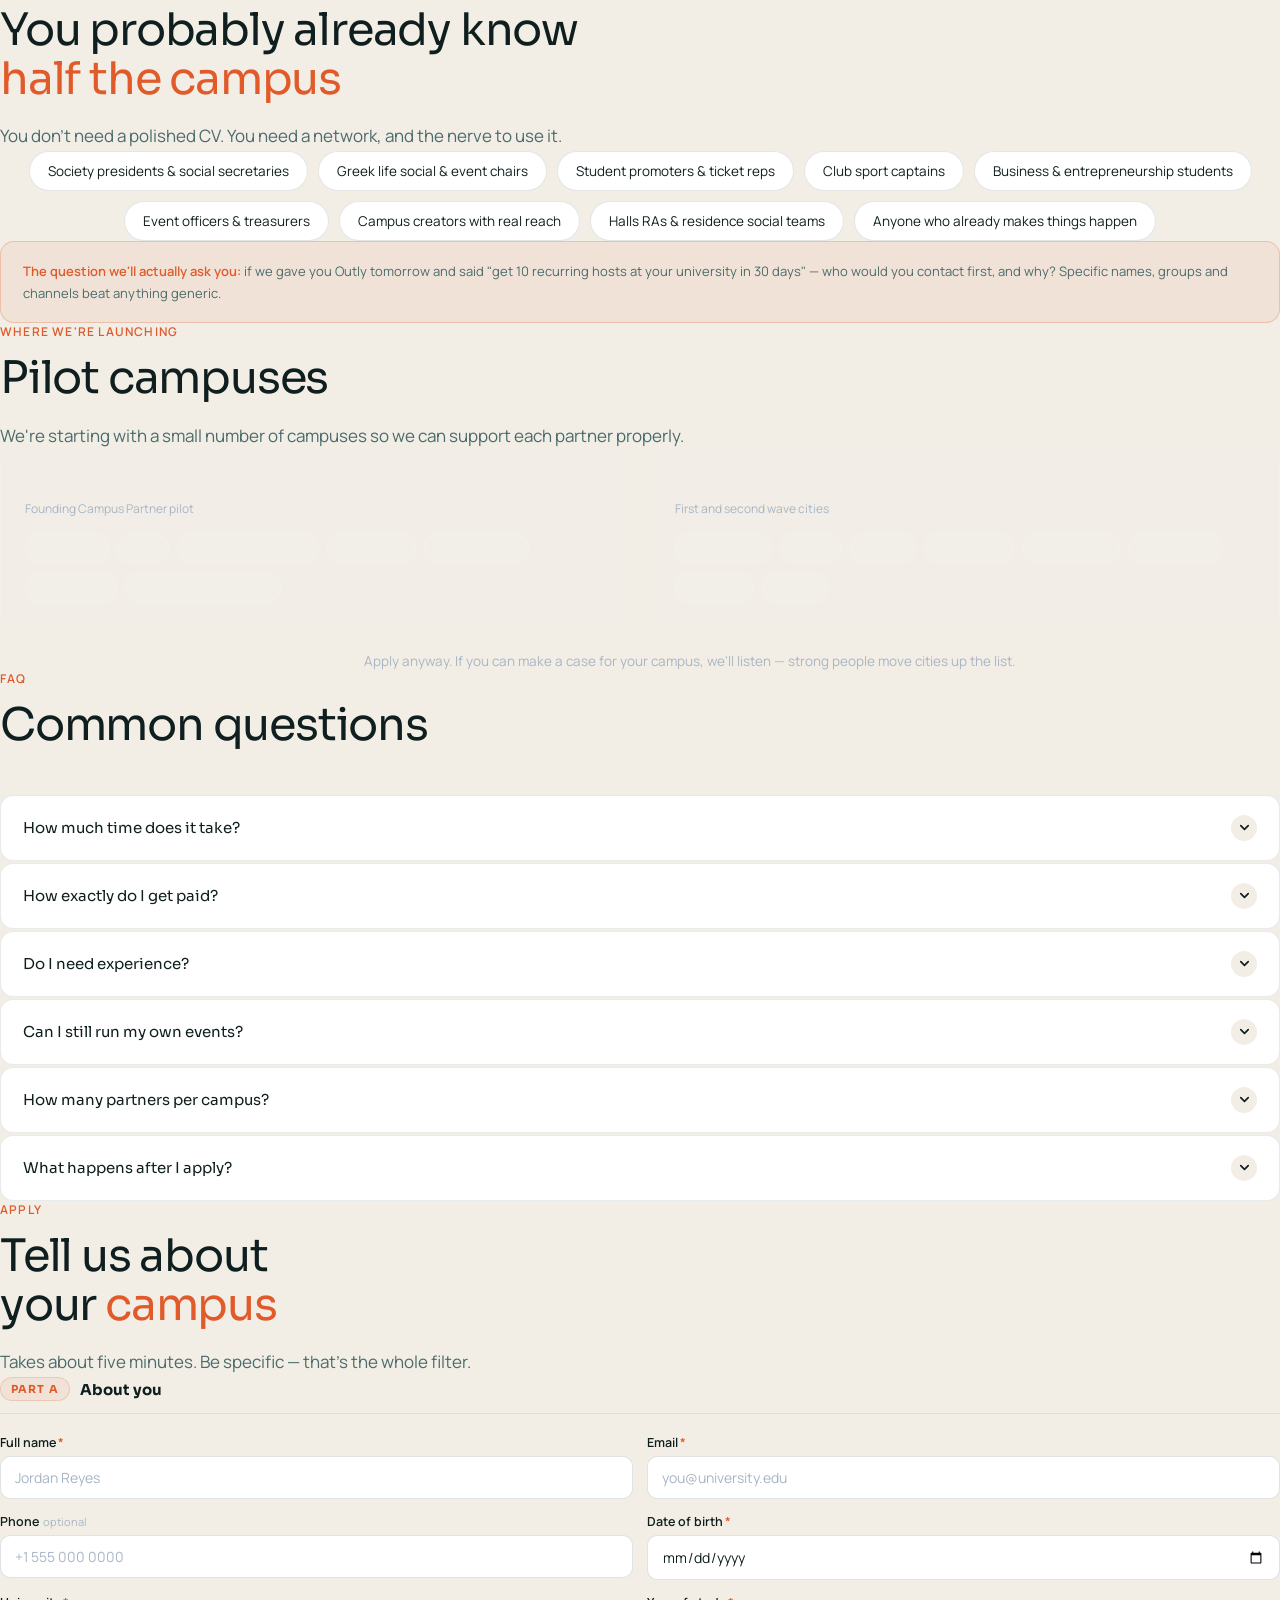
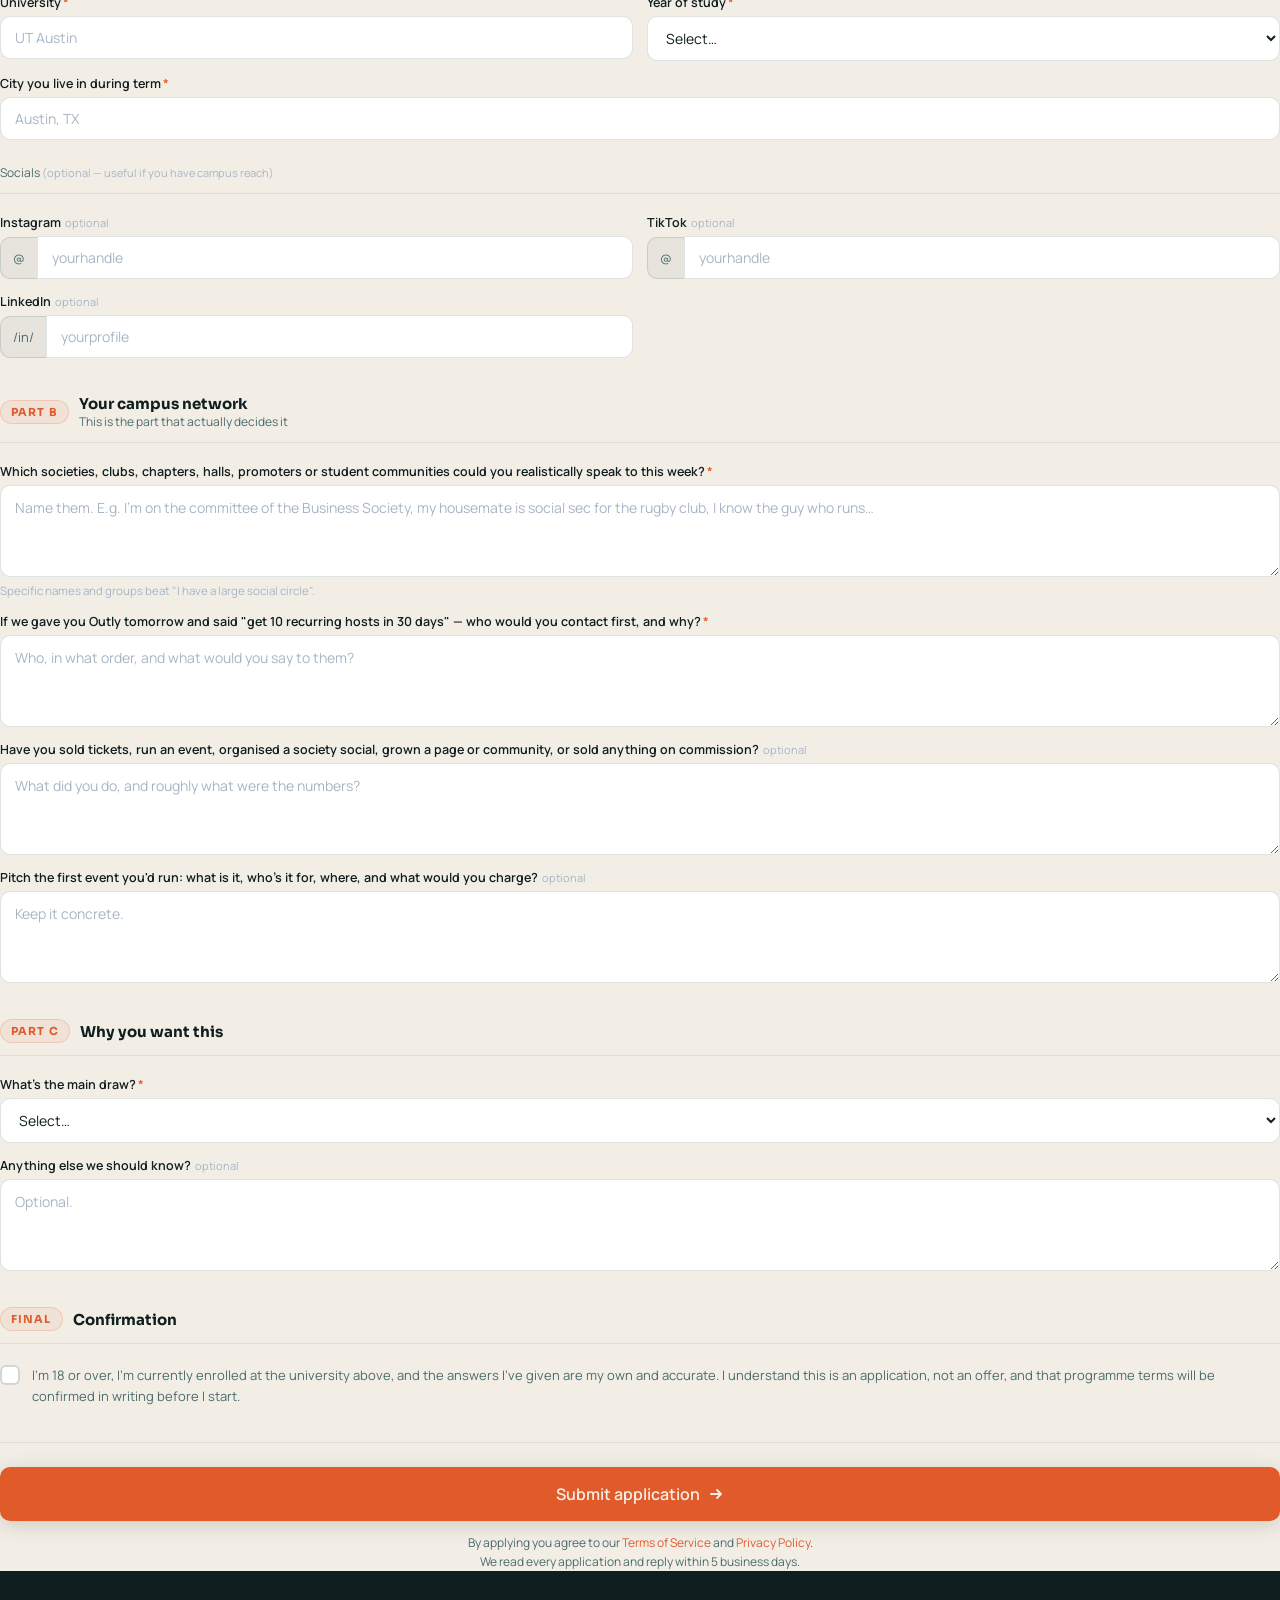
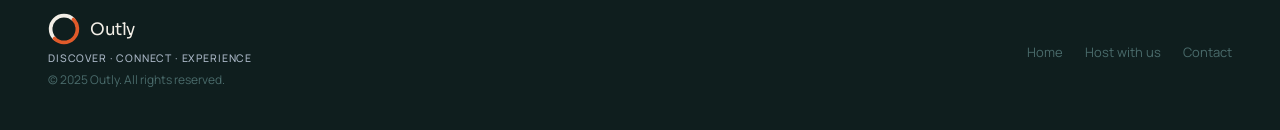
<file: ambassadors.html>
<!DOCTYPE html>
<html lang="en">
<head>
  <meta charset="UTF-8">
  <meta name="viewport" content="width=device-width, initial-scale=1.0">
  <meta name="referrer" content="strict-origin-when-cross-origin">
  <title>Founding Campus Partner — Outly</title>
  <meta name="description" content="Launch Outly at your university. Bring societies, clubs, promoters and organisers onto the platform and build your own portfolio of hosts.">
  <link rel="preconnect" href="https://fonts.googleapis.com">
  <link rel="preconnect" href="https://fonts.gstatic.com" crossorigin>
  <link href="https://fonts.googleapis.com/css2?family=Sora:wght@300;400;500;600;700;800&family=Manrope:wght@300;400;500;600;700&display=swap" rel="stylesheet">
  <link rel="stylesheet" href="/css/main.css">
</head>
<body>

<!-- NAV -->
<nav>
  <!-- ====== DEV: LOGO ======================================================
       Swap the logo by replacing ONE file:  assets/logos/logo-dark-bg.svg
       (keep the filename). Size is set in css/main.css via --logo-size.
       If your artwork already includes the word "Outly", delete the
       <span class="logo-text"> below. Notes: assets/logos/README.md
       ================================================================== -->
  <a href="/index.html" class="logo">
    <img class="logo-mark" src="/assets/logos/logo-dark-bg.svg" alt="Outly logo">
    <div class="logo-wordmark">
      <span class="logo-text">Outly</span>
    </div>
  </a>
  <ul class="nav-links">
    <li><a href="#what">The role</a></li>
    <li><a href="#plan">First 30 days</a></li>
    <li><a href="#who">Who we want</a></li>
    <li><a href="#apply" class="nav-cta">Apply now</a></li>
  </ul>
</nav>

<!-- ============================================================
     HERO
     ============================================================ -->
<header class="amb-hero">
  <div class="hero-bg1" aria-hidden="true"></div>
  <div class="hero-bg2" aria-hidden="true"></div>
  <div class="amb-hero-in">
    <div class="hero-pill">Founding Campus Partner &middot; Applications open</div>
    <h1>Launch Outly at your university and build a <em>portfolio of hosts</em></h1>
    <p class="amb-hero-sub">We're selecting a small number of students to launch Outly on their campus. Bring societies, sports teams, promoters and event organisers onto the platform — and earn from the ticket sales they generate.</p>
    <div class="amb-hero-actions">
      <a href="#apply" class="btn-primary btn-primary--orange">
        Apply now
        <svg width="16" height="16" viewBox="0 0 16 16" fill="none" aria-hidden="true"><path d="M3 8h10M9 4l4 4-4 4" stroke="currentColor" stroke-width="1.8" stroke-linecap="round" stroke-linejoin="round"/></svg>
      </a>
      <a href="#what" class="btn-secondary">What the role is</a>
    </div>
  </div>
</header>

<!-- ============================================================
     WHAT THIS IS / ISN'T
     ============================================================ -->
<section class="amb-sec amb-sec--dark" id="what">
  <div class="amb-in">
    <div class="amb-head">
      <span class="eyebrow reveal">The role</span>
      <h2 class="title reveal">This isn't a flyer-handing<br><em>ambassador job</em></h2>
      <p class="sub reveal d1">We're looking for someone who can build a campus network — not someone who wants a few flexible hours.</p>
    </div>

    <div class="contrast-grid">
      <div class="contrast-card contrast-card--yes reveal d1">
        <h3>What you'd actually do</h3>
        <ul>
          <li>Recruit recurring organisers: societies, clubs, chapters, sports teams, promoters</li>
          <li>Help those hosts publish real events, not just hand out a link</li>
          <li>Own your campus during the founding phase</li>
          <li>Run your own events on Outly and keep normal host economics</li>
          <li>Turn activated hosts into referrals for the next ones</li>
        </ul>
      </div>
      <div class="contrast-card contrast-card--no reveal d2">
        <h3>What it isn't</h3>
        <ul>
          <li>Handing out flyers or free merch</li>
          <li>Posting a referral code and hoping</li>
          <li>Paid by the hour for activity nobody measures</li>
          <li>Chasing app downloads as the goal</li>
          <li>A job you can do without knowing anyone</li>
        </ul>
      </div>
    </div>
  </div>
</section>

<!-- ============================================================
     WHAT YOU GET
     ============================================================ -->
<section class="amb-sec amb-sec--frost" id="earn">
  <div class="amb-in">
    <div class="amb-head">
      <span class="eyebrow reveal">What you get</span>
      <h2 class="title reveal">Paid for what you <em>build</em>,<br>not hours logged</h2>
      <p class="sub reveal d1">The founding-partner model is designed so that the network you create keeps paying you while it stays productive.</p>
    </div>

    <div class="val-grid">
      <div class="val-card reveal d1">
        <div class="val-card-hd"><h4>A share of what you create</h4></div>
        <p>Under the proposed model, you earn from qualifying ticket sales by the hosts and organisations you personally introduce — for up to three years.</p>
      </div>
      <div class="val-card reveal d2">
        <div class="val-card-hd"><h4>Host your own events</h4></div>
        <p>Run your own nights on Outly alongside the partner role and keep standard host economics on top.</p>
      </div>
      <div class="val-card reveal d3">
        <div class="val-card-hd"><h4>Your own campus territory</h4></div>
        <p>Ownership of your campus during the founding phase, with clear written rules on how referrals are attributed to you.</p>
      </div>
      <div class="val-card reveal d1">
        <div class="val-card-hd"><h4>A real commercial track record</h4></div>
        <p>A sales, partnerships and marketplace-building story with actual numbers behind it — for your CV and interviews.</p>
      </div>
      <div class="val-card reveal d2">
        <div class="val-card-hd"><h4>Income after you graduate</h4></div>
        <p>Attribution stays with you while the hosts you introduced keep running events, including after you leave campus.</p>
      </div>
      <div class="val-card reveal d3">
        <div class="val-card-hd"><h4>Direct line to the founders</h4></div>
        <p>You're one of a handful of founding partners. You'll help shape how the campus programme works, not just execute it.</p>
      </div>
    </div>

    <div class="amb-in--narrow">
      <p class="notice reveal" id="terms-note">
        <strong>Terms are still being finalised.</strong> The founding-partner
        compensation model described here is proposed and subject to legal and
        commercial confirmation. Nothing on this page is an offer of employment
        or a guarantee of earnings, and any figures discussed are illustrative
        only. Final written terms will be agreed with you before you start.
      </p>
    </div>
  </div>
</section>

<!-- ============================================================
     FIRST 30 DAYS
     ============================================================ -->
<section class="amb-sec amb-sec--bone" id="plan">
  <div class="amb-in">
    <div class="amb-head">
      <span class="eyebrow reveal">The first 30 days</span>
      <h2 class="title reveal">You'll know if it's working<br><em>within a month</em></h2>
      <p class="sub reveal d1">This is the plan we'd hand you on day one. Success is measured in activated hosts, not downloads.</p>
    </div>

    <div class="plan-grid">
      <div class="plan-card reveal d1">
        <span class="plan-days">Days 1–3</span>
        <h4>Map the campus</h4>
        <p>Build a list of 100 high-value nodes: societies, chapters, club sports, promoters, halls and recurring organisers. Rank them by how often they run things.</p>
      </div>
      <div class="plan-card reveal d2">
        <span class="plan-days">Days 4–10</span>
        <h4>Land the first hosts</h4>
        <p>Personally contact your top 30. Aim for five live host accounts — and help them publish their first event rather than leaving them with a link.</p>
      </div>
      <div class="plan-card reveal d3">
        <span class="plan-days">Days 11–20</span>
        <h4>Make it visible</h4>
        <p>Get a cluster of events live close together, so people see Outly repeatedly through society channels, group chats and host audiences.</p>
      </div>
      <div class="plan-card reveal d3">
        <span class="plan-days">Days 21–30</span>
        <h4>Let it compound</h4>
        <p>Ask every activated host who else runs events. Target their collaborators. The goal is a host network that starts recruiting itself.</p>
      </div>
    </div>

    <p class="campus-elsewhere reveal">
      <strong>30-day target:</strong> around 10 activated recurring hosts or organisations, with several publishing real events.
    </p>
  </div>
</section>

<!-- ============================================================
     WHO WE'RE LOOKING FOR
     ============================================================ -->
<section class="amb-sec amb-sec--frost" id="who">
  <div class="amb-in">
    <div class="amb-head">
      <span class="eyebrow reveal">Who we're looking for</span>
      <h2 class="title reveal">You probably already know<br><em>half the campus</em></h2>
      <p class="sub reveal d1">You don't need a polished CV. You need a network, and the nerve to use it.</p>
    </div>

    <div class="profile-grid reveal d1">
      <span class="profile-chip">Society presidents &amp; social secretaries</span>
      <span class="profile-chip">Greek life social &amp; event chairs</span>
      <span class="profile-chip">Student promoters &amp; ticket reps</span>
      <span class="profile-chip">Club sport captains</span>
      <span class="profile-chip">Business &amp; entrepreneurship students</span>
      <span class="profile-chip">Event officers &amp; treasurers</span>
      <span class="profile-chip">Campus creators with real reach</span>
      <span class="profile-chip">Halls RAs &amp; residence social teams</span>
      <span class="profile-chip">Anyone who already makes things happen</span>
    </div>

    <div class="amb-in--narrow">
      <p class="notice reveal d2">
        <strong>The question we'll actually ask you:</strong> if we gave you
        Outly tomorrow and said "get 10 recurring hosts at your university in
        30 days" — who would you contact first, and why? Specific names,
        groups and channels beat anything generic.
      </p>
    </div>
  </div>
</section>

<!-- ============================================================
     WHERE
     ============================================================ -->
<section class="amb-sec amb-sec--dark" id="where">
  <div class="amb-in">
    <div class="amb-head">
      <span class="eyebrow reveal">Where we're launching</span>
      <h2 class="title reveal">Pilot campuses</h2>
      <p class="sub reveal d1">We're starting with a small number of campuses so we can support each partner properly.</p>
    </div>

    <div class="campus-grid">
      <div class="campus-col reveal d1">
        <h3>United States</h3>
        <p class="campus-note">Founding Campus Partner pilot</p>
        <ul class="campus-list">
          <li>UT Austin</li>
          <li>UCF</li>
          <li>University of Florida</li>
          <li>Ohio State</li>
          <li>UW–Madison</li>
          <li>Texas A&amp;M</li>
          <li>University of Michigan</li>
        </ul>
      </div>
      <div class="campus-col reveal d2">
        <h3>United Kingdom</h3>
        <p class="campus-note">First and second wave cities</p>
        <ul class="campus-list">
          <li>Birmingham</li>
          <li>Leeds</li>
          <li>Bristol</li>
          <li>Newcastle</li>
          <li>Manchester</li>
          <li>Nottingham</li>
          <li>Liverpool</li>
          <li>Exeter</li>
        </ul>
      </div>
    </div>

    <p class="campus-elsewhere reveal d2">
      <strong>Not on the list?</strong> Apply anyway. If you can make a case for
      your campus, we'll listen — strong people move cities up the list.
    </p>
  </div>
</section>

<!-- ============================================================
     FAQ
     ============================================================ -->
<section class="amb-sec amb-sec--frost" id="faq">
  <div class="amb-in--narrow">
    <div class="amb-head">
      <span class="eyebrow reveal">FAQ</span>
      <h2 class="title reveal">Common questions</h2>
    </div>
    <div class="faq-list">

      <div class="faq-item faq-item--light reveal">
        <div class="faq-q">
          <span>How much time does it take?</span>
          <div class="faq-chev" aria-hidden="true"><svg width="13" height="13" viewBox="0 0 14 14" fill="none"><path d="M3 5l4 4 4-4" stroke="#0F1E1E" stroke-width="1.8" stroke-linecap="round" stroke-linejoin="round"/></svg></div>
        </div>
        <div class="faq-a"><p>It's flexible and you set your own hours — but be realistic. The first month is the heavy one, because that's when you're mapping your campus and landing your first hosts. After that it's largely relationship maintenance and referrals.</p></div>
      </div>

      <div class="faq-item faq-item--light reveal d1">
        <div class="faq-q">
          <span>How exactly do I get paid?</span>
          <div class="faq-chev" aria-hidden="true"><svg width="13" height="13" viewBox="0 0 14 14" fill="none"><path d="M3 5l4 4 4-4" stroke="#0F1E1E" stroke-width="1.8" stroke-linecap="round" stroke-linejoin="round"/></svg></div>
        </div>
        <div class="faq-a"><p>The proposed model pays you a share of qualifying ticket sales from hosts and organisations you personally introduce. Attribution is direct — you to the host — and for societies or chapters it attaches to the organisation, so it survives a committee change. Exact rates and the full terms are confirmed in writing before you start.</p></div>
      </div>

      <div class="faq-item faq-item--light reveal d2">
        <div class="faq-q">
          <span>Do I need experience?</span>
          <div class="faq-chev" aria-hidden="true"><svg width="13" height="13" viewBox="0 0 14 14" fill="none"><path d="M3 5l4 4 4-4" stroke="#0F1E1E" stroke-width="1.8" stroke-linecap="round" stroke-linejoin="round"/></svg></div>
        </div>
        <div class="faq-a"><p>Not formal experience. What helps is having done something adjacent: sold tickets, run a society social, organised an event, grown a page or community, or sold anything on commission. Access and initiative matter far more than a polished CV.</p></div>
      </div>

      <div class="faq-item faq-item--light reveal d3">
        <div class="faq-q">
          <span>Can I still run my own events?</span>
          <div class="faq-chev" aria-hidden="true"><svg width="13" height="13" viewBox="0 0 14 14" fill="none"><path d="M3 5l4 4 4-4" stroke="#0F1E1E" stroke-width="1.8" stroke-linecap="round" stroke-linejoin="round"/></svg></div>
        </div>
        <div class="faq-a"><p>Yes — and we'd encourage it. You get standard host economics on your own events on top of the partner role, and running events yourself makes you much better at recruiting other hosts.</p></div>
      </div>

      <div class="faq-item faq-item--light reveal">
        <div class="faq-q">
          <span>How many partners per campus?</span>
          <div class="faq-chev" aria-hidden="true"><svg width="13" height="13" viewBox="0 0 14 14" fill="none"><path d="M3 5l4 4 4-4" stroke="#0F1E1E" stroke-width="1.8" stroke-linecap="round" stroke-linejoin="round"/></svg></div>
        </div>
        <div class="faq-a"><p>One or two. This is deliberately not a big cohort — we'd rather have a small number of well-supported people with a real territory than hundreds of names on a list.</p></div>
      </div>

      <div class="faq-item faq-item--light reveal d1">
        <div class="faq-q">
          <span>What happens after I apply?</span>
          <div class="faq-chev" aria-hidden="true"><svg width="13" height="13" viewBox="0 0 14 14" fill="none"><path d="M3 5l4 4 4-4" stroke="#0F1E1E" stroke-width="1.8" stroke-linecap="round" stroke-linejoin="round"/></svg></div>
        </div>
        <div class="faq-a"><p>If your answers show real campus access, we'll set up a short call to talk through your network and how you'd approach the first 30 days. If it's a fit, you get written terms and an onboarding session before you start.</p></div>
      </div>

    </div>
  </div>
</section>

<!-- ============================================================
     APPLICATION FORM
     ============================================================ -->
<section class="amb-form-sec" id="apply">
  <div class="amb-form-wrap">
    <div class="amb-head">
      <span class="eyebrow">Apply</span>
      <h2 class="title">Tell us about<br>your <em>campus</em></h2>
      <p class="sub">Takes about five minutes. Be specific — that's the whole filter.</p>
    </div>

    <form id="amb-form" novalidate>

      <!-- PART A -->
      <div class="form-part">
        <div class="form-part-heading">
          <span class="form-part-label">Part A</span>
          <div><div class="form-part-title">About you</div></div>
        </div>

        <div class="field-grid">
          <div class="field">
            <label for="amb-name">Full name<span class="req">*</span></label>
            <input type="text" id="amb-name" name="fullName" autocomplete="name" placeholder="Jordan Reyes" required>
            <span class="field-error" id="err-amb-name">Please enter your full name</span>
          </div>
          <div class="field">
            <label for="amb-email">Email<span class="req">*</span></label>
            <input type="email" id="amb-email" name="email" autocomplete="email" placeholder="you@university.edu" required>
            <span class="field-error" id="err-amb-email">Please enter a valid email</span>
          </div>
          <div class="field">
            <label for="amb-phone">Phone<span class="opt">optional</span></label>
            <input type="tel" id="amb-phone" name="phone" autocomplete="tel" placeholder="+1 555 000 0000">
          </div>
          <div class="field">
            <label for="amb-dob">Date of birth<span class="req">*</span></label>
            <input type="date" id="amb-dob" name="dob" autocomplete="bday" required>
            <span class="field-error" id="err-amb-dob">Please enter your date of birth</span>
          </div>
          <div class="field">
            <label for="amb-uni">University<span class="req">*</span></label>
            <input type="text" id="amb-uni" name="university" placeholder="UT Austin" required>
            <span class="field-error" id="err-amb-uni">Please tell us where you study</span>
          </div>
          <div class="field">
            <label for="amb-year">Year of study<span class="req">*</span></label>
            <select id="amb-year" name="yearOfStudy" required>
              <option value="">Select…</option>
              <option>1st year</option>
              <option>2nd year</option>
              <option>3rd year</option>
              <option>4th year+</option>
              <option>Postgraduate</option>
            </select>
            <span class="field-error" id="err-amb-year">Please select your year</span>
          </div>
          <div class="field field-full">
            <label for="amb-city">City you live in during term<span class="req">*</span></label>
            <input type="text" id="amb-city" name="city" autocomplete="address-level2" placeholder="Austin, TX" required>
            <span class="field-error" id="err-amb-city">Please enter your city</span>
          </div>
        </div>

        <div class="form-part-heading form-part-heading--socials">
          <span class="form-part-note">Socials <span class="opt-hint">(optional — useful if you have campus reach)</span></span>
        </div>
        <div class="field-grid">
          <div class="field">
            <label for="amb-ig">Instagram<span class="opt">optional</span></label>
            <div class="social-field">
              <span class="social-prefix" aria-hidden="true">@</span>
              <input type="text" id="amb-ig" name="instagram" placeholder="yourhandle" autocomplete="off">
            </div>
          </div>
          <div class="field">
            <label for="amb-tt">TikTok<span class="opt">optional</span></label>
            <div class="social-field">
              <span class="social-prefix" aria-hidden="true">@</span>
              <input type="text" id="amb-tt" name="tiktok" placeholder="yourhandle" autocomplete="off">
            </div>
          </div>
          <div class="field">
            <label for="amb-li">LinkedIn<span class="opt">optional</span></label>
            <div class="social-field">
              <span class="social-prefix" aria-hidden="true">/in/</span>
              <input type="text" id="amb-li" name="linkedin" placeholder="yourprofile" autocomplete="off">
            </div>
          </div>
        </div>
      </div>

      <!-- PART B -->
      <div class="form-part">
        <div class="form-part-heading">
          <span class="form-part-label">Part B</span>
          <div>
            <div class="form-part-title">Your campus network</div>
            <div class="form-part-note">This is the part that actually decides it</div>
          </div>
        </div>

        <div class="field-grid">
          <div class="field field-full">
            <label for="amb-network">Which societies, clubs, chapters, halls, promoters or student communities could you realistically speak to this week?<span class="req">*</span></label>
            <textarea id="amb-network" name="network" placeholder="Name them. E.g. I'm on the committee of the Business Society, my housemate is social sec for the rugby club, I know the guy who runs…" required></textarea>
            <span class="field-hint">Specific names and groups beat "I have a large social circle".</span>
            <span class="field-error" id="err-amb-network">Please tell us who you could contact</span>
          </div>

          <div class="field field-full">
            <label for="amb-first10">If we gave you Outly tomorrow and said "get 10 recurring hosts in 30 days" — who would you contact first, and why?<span class="req">*</span></label>
            <textarea id="amb-first10" name="firstTen" placeholder="Who, in what order, and what would you say to them?" required></textarea>
            <span class="field-error" id="err-amb-first10">Please answer this one — it's the main filter</span>
          </div>

          <div class="field field-full">
            <label for="amb-track">Have you sold tickets, run an event, organised a society social, grown a page or community, or sold anything on commission?<span class="opt">optional</span></label>
            <textarea id="amb-track" name="trackRecord" placeholder="What did you do, and roughly what were the numbers?"></textarea>
          </div>

          <div class="field field-full">
            <label for="amb-event">Pitch the first event you'd run: what is it, who's it for, where, and what would you charge?<span class="opt">optional</span></label>
            <textarea id="amb-event" name="firstEvent" placeholder="Keep it concrete."></textarea>
          </div>
        </div>
      </div>

      <!-- PART C -->
      <div class="form-part">
        <div class="form-part-heading">
          <span class="form-part-label">Part C</span>
          <div><div class="form-part-title">Why you want this</div></div>
        </div>

        <div class="field-grid">
          <div class="field field-full">
            <label for="amb-why">What's the main draw?<span class="req">*</span></label>
            <select id="amb-why" name="motivation" required>
              <option value="">Select…</option>
              <option>Money</option>
              <option>Building something of my own</option>
              <option>Experience for my CV</option>
              <option>Network and connections</option>
              <option>I love running events</option>
              <option>Something else</option>
            </select>
            <span class="field-error" id="err-amb-why">Please pick one</span>
          </div>
          <div class="field field-full">
            <label for="amb-why-more">Anything else we should know?<span class="opt">optional</span></label>
            <textarea id="amb-why-more" name="motivationNotes" placeholder="Optional."></textarea>
          </div>
        </div>
      </div>

      <!-- CONSENT -->
      <div class="form-part">
        <div class="form-part-heading">
          <span class="form-part-label">Final</span>
          <div><div class="form-part-title">Confirmation</div></div>
        </div>
        <div class="safety-check">
          <label class="check-label" for="amb-confirm">
            <input type="checkbox" id="amb-confirm" name="confirm" required>
            <span class="check-box" aria-hidden="true"></span>
            <span class="check-text">
              I'm 18 or over, I'm currently enrolled at the university above, and
              the answers I've given are my own and accurate. I understand this
              is an application, not an offer, and that programme terms will be
              confirmed in writing before I start.
            </span>
          </label>
          <span class="field-error" id="err-amb-confirm">Please confirm to continue</span>
        </div>
      </div>

      <div class="form-submit-area">
        <button type="submit" class="btn-primary btn-primary--orange">
          Submit application
          <svg width="16" height="16" viewBox="0 0 16 16" fill="none" aria-hidden="true"><path d="M3 8h10M9 4l4 4-4 4" stroke="currentColor" stroke-width="1.8" stroke-linecap="round" stroke-linejoin="round"/></svg>
        </button>
        <p class="form-submit-note">
          By applying you agree to our <a href="#">Terms of Service</a> and <a href="#">Privacy Policy</a>.<br>
          We read every application and reply within 5 business days.
        </p>
      </div>
    </form>

    <!-- SUCCESS -->
    <div class="signup-success" id="amb-success" aria-live="assertive">
      <div class="success-icon" aria-hidden="true">🎉</div>
      <h2>Application received</h2>
      <p>Thanks — we read these properly. If your campus network looks like a fit, we'll be in touch within 5 business days to set up a short call.</p>
      <a href="/index.html" class="btn-primary btn-primary--orange">Back to Outly</a>
    </div>
  </div>
</section>

<!-- FOOTER -->
<footer>
  <div class="ft-left">
    <!-- ====== DEV: LOGO (footer) ==============================================
         Same file as the nav: assets/logos/logo-dark-bg.svg
         Size via --logo-size-footer in css/main.css.
         ================================================================ -->
    <a href="/index.html" class="ft-logo">
      <img class="ft-logo-mark" src="/assets/logos/logo-dark-bg.svg" alt="Outly logo">
      <span class="ft-logo-text">Outly</span>
    </a>
    <span class="ft-tag">Discover · Connect · Experience</span>
    <span class="ft-copy">© 2025 Outly. All rights reserved.</span>
  </div>
  <ul class="ft-links">
    <li><a href="/index.html">Home</a></li>
    <li><a href="/signup.html">Host with us</a></li>
    <li><a href="mailto:hello@outly.co">Contact</a></li>
  </ul>
</footer>

<script src="/js/ambassadors.js"></script>
</body>
</html>
</file>
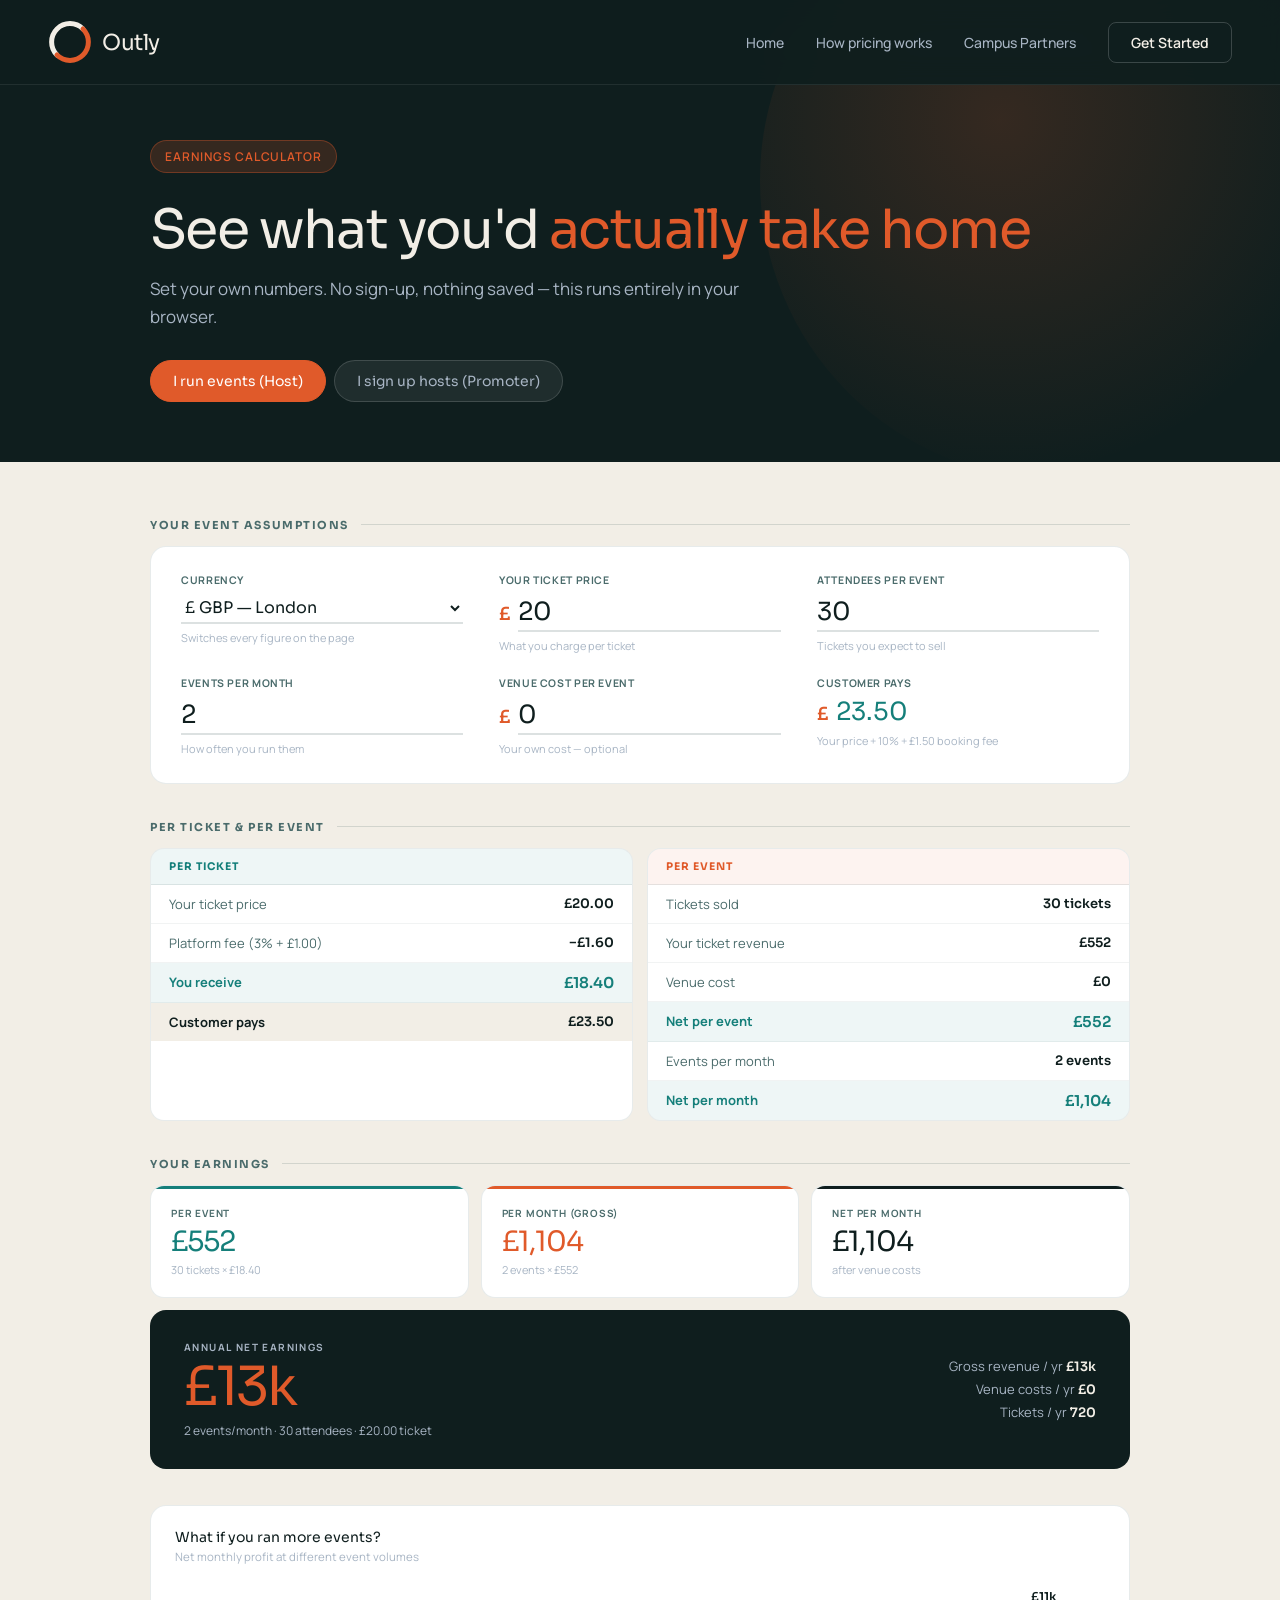
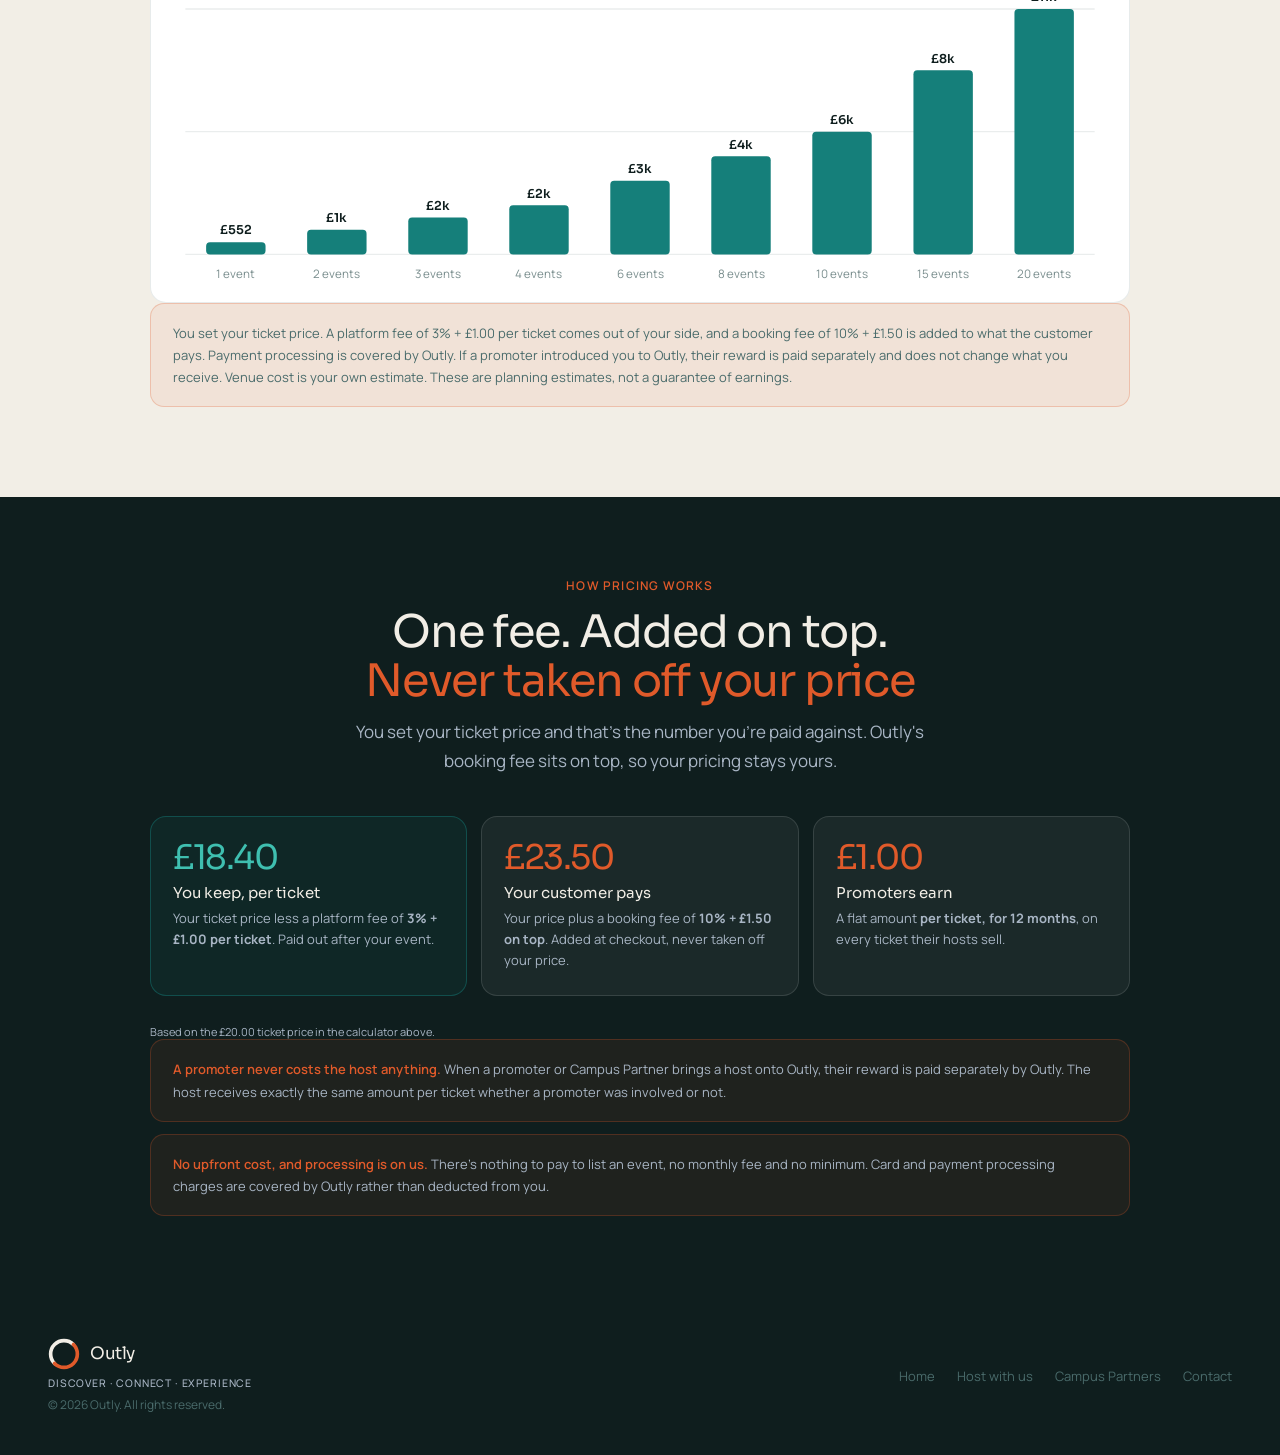
<file: calculator.html>
<!DOCTYPE html>
<html lang="en">
<head>
  <meta charset="UTF-8">
  <meta name="viewport" content="width=device-width, initial-scale=1.0">
  <meta name="referrer" content="strict-origin-when-cross-origin">
  <title>Earnings Calculator — Outly</title>
  <meta name="description" content="Work out what you'd take home hosting events on Outly, or what you'd earn as a promoter signing hosts up. Plus a plain breakdown of how Outly's pricing works.">
  <link rel="preconnect" href="https://fonts.googleapis.com">
  <link rel="preconnect" href="https://fonts.gstatic.com" crossorigin>
  <link href="https://fonts.googleapis.com/css2?family=Sora:wght@300;400;500;600;700;800&family=Manrope:wght@300;400;500;600;700&display=swap" rel="stylesheet">
  <link rel="stylesheet" href="/css/main.css">
</head>
<body>

<!-- NAV -->
<nav>
  <!-- ====== DEV: LOGO ======================================================
       Swap the logo by replacing ONE file:  assets/logos/logo-dark-bg.svg
       (keep the filename). Size is set in css/main.css via --logo-size.
       ================================================================== -->
  <a href="/index.html" class="logo">
    <img class="logo-mark" src="/assets/logos/logo-dark-bg.svg" alt="Outly logo">
    <div class="logo-wordmark">
      <span class="logo-text">Outly</span>
    </div>
  </a>
  <ul class="nav-links">
    <li><a href="/index.html">Home</a></li>
    <li><a href="#pricing">How pricing works</a></li>
    <li><a href="/campus-partners.html">Campus Partners</a></li>
    <li><a href="/signup.html" class="nav-cta">Get Started</a></li>
  </ul>
</nav>

<!-- ============================================================
     HERO + TABS
     ============================================================ -->
<header class="calc-hero">
  <div class="hero-bg1" aria-hidden="true"></div>
  <div class="calc-hero-in">
    <div class="hero-pill">Earnings calculator</div>
    <h1>See what you'd <em>actually take home</em></h1>
    <p class="calc-hero-sub">Set your own numbers. No sign-up, nothing saved — this runs entirely in your browser.</p>

    <div class="calc-tabs" role="tablist" aria-label="Calculator type">
      <button class="calc-tab" id="tab-host" role="tab" aria-selected="true" aria-controls="panel-host" type="button">I run events (Host)</button>
      <button class="calc-tab" id="tab-promoter" role="tab" aria-selected="false" aria-controls="panel-promoter" type="button">I sign up hosts (Promoter)</button>
    </div>
  </div>
</header>

<div class="calc-body">
  <div class="calc-in">

    <!-- ========================================================
         HOST PANEL
         ======================================================== -->
    <div class="calc-panel active" id="panel-host" role="tabpanel" aria-labelledby="tab-host">

      <div class="calc-sec">
        <div class="calc-sec-title">Your event assumptions</div>
        <div class="calc-inputs">
          <div class="calc-input-grid">
            <div class="calc-ig">
              <label for="h-currency">Currency</label>
              <select id="h-currency">
                <option value="GBP">£ GBP — London</option>
                <option value="USD">$ USD — Los Angeles</option>
              </select>
              <span class="calc-hint">Switches every figure on the page</span>
            </div>
            <div class="calc-ig">
              <label for="h-price">Your ticket price</label>
              <div class="calc-ig-row">
                <span class="calc-prefix" id="h-sym1">£</span>
                <input type="number" id="h-price" value="20" min="0" max="1000" step="1">
              </div>
              <span class="calc-hint">What you charge per ticket</span>
            </div>
            <div class="calc-ig">
              <label for="h-attendees">Attendees per event</label>
              <input type="number" id="h-attendees" value="30" min="1" max="5000" step="1">
              <span class="calc-hint">Tickets you expect to sell</span>
            </div>
            <div class="calc-ig">
              <label for="h-epm">Events per month</label>
              <input type="number" id="h-epm" value="2" min="1" max="60" step="1">
              <span class="calc-hint">How often you run them</span>
            </div>
            <div class="calc-ig">
              <label for="h-venue">Venue cost per event</label>
              <div class="calc-ig-row">
                <span class="calc-prefix" id="h-sym2">£</span>
                <input type="number" id="h-venue" value="0" min="0" max="100000" step="10">
              </div>
              <span class="calc-hint">Your own cost — optional</span>
            </div>
            <div class="calc-ig">
              <label>Customer pays</label>
              <div class="calc-ig-row">
                <span class="calc-prefix" id="h-sym3">£</span>
                <span class="calc-derived" id="h-custpays">22.00</span>
              </div>
              <span class="calc-hint" id="h-feehint">Your price + booking fee</span>
            </div>
          </div>

        </div>
        <p class="notice" id="hWarn" hidden></p>
      </div>

      <div class="calc-sec">
        <div class="calc-sec-title">Per ticket &amp; per event</div>
        <div class="calc-flow-grid">
          <div class="calc-flow">
            <div class="calc-flow-head calc-flow-head--teal">Per ticket</div>
            <div class="calc-row"><span class="rl">Your ticket price</span><span class="rv" id="hA1">—</span></div>
            <div class="calc-row"><span class="rl" id="hA2l">Platform fee</span><span class="rv" id="hA2">—</span></div>
            <div class="calc-row calc-row--host"><span class="rl" id="hA3l">You receive</span><span class="rv" id="hA3">—</span></div>
            <div class="calc-row calc-row--cust"><span class="rl">Customer pays</span><span class="rv" id="hA4">—</span></div>
          </div>
          <div class="calc-flow">
            <div class="calc-flow-head">Per event</div>
            <div class="calc-row"><span class="rl">Tickets sold</span><span class="rv" id="hB1">—</span></div>
            <div class="calc-row"><span class="rl">Your ticket revenue</span><span class="rv" id="hB2">—</span></div>
            <div class="calc-row"><span class="rl">Venue cost</span><span class="rv" id="hB3">—</span></div>
            <div class="calc-row calc-row--host"><span class="rl">Net per event</span><span class="rv" id="hB4">—</span></div>
            <div class="calc-row"><span class="rl">Events per month</span><span class="rv" id="hB5">—</span></div>
            <div class="calc-row calc-row--host"><span class="rl">Net per month</span><span class="rv" id="hB6">—</span></div>
          </div>
        </div>
      </div>

      <div class="calc-sec">
        <div class="calc-sec-title">Your earnings</div>
        <div class="calc-sum-grid">
          <div class="calc-card calc-card--teal">
            <div class="cl">Per event</div><div class="cv" id="hSEvent">—</div><div class="cs" id="hSEventSub">—</div>
          </div>
          <div class="calc-card calc-card--orange">
            <div class="cl">Per month (gross)</div><div class="cv" id="hSMonth">—</div><div class="cs" id="hSMonthSub">—</div>
          </div>
          <div class="calc-card calc-card--dark">
            <div class="cl">Net per month</div><div class="cv" id="hSNet">—</div><div class="cs">after venue costs</div>
          </div>
        </div>
        <div class="calc-banner">
          <div>
            <div class="calc-banner-tag">Annual net earnings</div>
            <div class="calc-banner-amt" id="hAnnual">—</div>
            <div class="calc-banner-note" id="hAnnualNote">—</div>
          </div>
          <div class="calc-banner-stats">
            <span class="calc-stat">Gross revenue / yr <strong id="hGross">—</strong></span>
            <span class="calc-stat">Venue costs / yr <strong id="hVenue">—</strong></span>
            <span class="calc-stat">Tickets / yr <strong id="hTickets">—</strong></span>
          </div>
        </div>
      </div>

      <div class="calc-sec">
        <div class="calc-chart">
          <h4>What if you ran more events?</h4>
          <p class="calc-chart-sub">Net monthly profit at different event volumes</p>
          <svg id="hChart" viewBox="0 0 720 240" role="img" aria-label="Net monthly profit by number of events"></svg>
        </div>
      </div>

      <p class="notice" id="hNote"></p>
    </div>

    <!-- ========================================================
         PROMOTER PANEL
         ======================================================== -->
    <div class="calc-panel" id="panel-promoter" role="tabpanel" aria-labelledby="tab-promoter">

      <div class="calc-sec">
        <div class="calc-sec-title">Your assumptions</div>
        <div class="calc-inputs">
          <div class="calc-input-grid">
            <div class="calc-ig">
              <label for="p-currency">Currency</label>
              <select id="p-currency">
                <option value="GBP">£ GBP — London</option>
                <option value="USD">$ USD — Los Angeles</option>
              </select>
              <span class="calc-hint">Switches every figure on the page</span>
            </div>
            <div class="calc-ig">
              <label for="p-hosts">Hosts you sign up</label>
              <input type="number" id="p-hosts" value="10" min="1" max="10000" step="1">
              <span class="calc-hint">Each runs events you earn from</span>
            </div>
            <div class="calc-ig">
              <label for="p-price">Avg ticket price</label>
              <div class="calc-ig-row">
                <span class="calc-prefix" id="p-sym1">£</span>
                <input type="number" id="p-price" value="20" min="0" max="1000" step="1">
              </div>
              <span class="calc-hint">Averaged across your hosts</span>
            </div>
            <div class="calc-ig">
              <label for="p-attendees">Avg attendees per event</label>
              <input type="number" id="p-attendees" value="30" min="1" max="5000" step="1">
              <span class="calc-hint">Tickets each event sells</span>
            </div>
            <div class="calc-ig">
              <label for="p-epm">Events per host / month</label>
              <input type="number" id="p-epm" value="1" min="1" max="60" step="1">
              <span class="calc-hint">Average across your hosts</span>
            </div>
            <div class="calc-ig">
              <label>Your cut per ticket</label>
              <div class="calc-ig-row">
                <span class="calc-prefix" id="p-sym2">£</span>
                <span class="calc-derived" id="p-comm">1.00</span>
              </div>
              <span class="calc-hint" id="p-commhint">Auto-calculated</span>
            </div>
          </div>
        </div>
      </div>

      <div class="calc-sec">
        <div class="calc-sec-title">Per ticket &amp; per host</div>
        <div class="calc-flow-grid">
          <div class="calc-flow">
            <div class="calc-flow-head">Per ticket sold</div>
            <div class="calc-row"><span class="rl">Host ticket price</span><span class="rv" id="pA1">—</span></div>
            <div class="calc-row calc-row--cust"><span class="rl">Customer pays</span><span class="rv" id="pA2">—</span></div>
            <div class="calc-row"><span class="rl">Host receives (unchanged by you)</span><span class="rv" id="pA3">—</span></div>
            <div class="calc-row calc-row--you"><span class="rl">You earn</span><span class="rv" id="pA4">—</span></div>
          </div>
          <div class="calc-flow">
            <div class="calc-flow-head calc-flow-head--teal">Per host, per month</div>
            <div class="calc-row"><span class="rl">Tickets they sell</span><span class="rv" id="pB1">—</span></div>
            <div class="calc-row"><span class="rl">Your cut per ticket</span><span class="rv" id="pB2">—</span></div>
            <div class="calc-row calc-row--you"><span class="rl">Monthly, from one host</span><span class="rv" id="pB3">—</span></div>
            <div class="calc-row"><span class="rl">Trail length</span><span class="rv" id="pB4">—</span></div>
            <div class="calc-row calc-row--host"><span class="rl">Lifetime value per host</span><span class="rv" id="pB5">—</span></div>
          </div>
        </div>
      </div>

      <div class="calc-sec">
        <div class="calc-sec-title">Your earnings</div>
        <div class="calc-sum-grid">
          <div class="calc-card calc-card--orange">
            <div class="cl">Per month, all hosts</div><div class="cv" id="pSMonth">—</div><div class="cs" id="pSMonthSub">—</div>
          </div>
          <div class="calc-card calc-card--dark">
            <div class="cl" id="pSTrailLbl">Full total</div><div class="cv" id="pSTrail">—</div><div class="cs">while your hosts stay active</div>
          </div>
          <div class="calc-card calc-card--teal">
            <div class="cl" id="pSPerHostLbl">Value of one host</div><div class="cv" id="pSPerHost">—</div><div class="cs">over the full period</div>
          </div>
        </div>
        <div class="calc-banner">
          <div>
            <div class="calc-banner-tag" id="pBannerTag">Full trail earnings</div>
            <div class="calc-banner-amt" id="pTotal">—</div>
            <div class="calc-banner-note" id="pTotalNote">—</div>
          </div>
          <div class="calc-banner-stats">
            <span class="calc-stat">Value per host <strong id="pPerHost">—</strong></span>
            <span class="calc-stat">Tickets earned from <strong id="pTickets">—</strong></span>
            <span class="calc-stat">Earn per ticket <strong id="pPerTicket">—</strong></span>
          </div>
        </div>
      </div>

      <div class="calc-sec">
        <div class="calc-chart">
          <h4>What if you signed up more hosts?</h4>
          <p class="calc-chart-sub">Full trail earnings at different host counts</p>
          <svg id="pChart" viewBox="0 0 720 240" role="img" aria-label="Trail earnings by number of hosts"></svg>
        </div>
      </div>

      <p class="notice" id="pNote"></p>
    </div>

  </div>
</div>

<!-- ============================================================
     PRICING STRATEGY
     ============================================================ -->
<section class="pricing-sec" id="pricing">
  <div class="pricing-in">
    <div class="pricing-head">
      <span class="eyebrow reveal">How pricing works</span>
      <h2 class="title reveal">One fee. Added on top.<br><em>Never taken off your price</em></h2>
      <p class="sub reveal d1">You set your ticket price and that's the number you're paid against. Outly's booking fee sits on top, so your pricing stays yours.</p>
    </div>

    <div class="split-grid">
      <div class="split-card split-card--host reveal d1">
        <div class="split-pct" id="pxKeepVal">—</div>
        <h3>You keep, per ticket</h3>
        <p>Your ticket price less a platform fee of <strong id="pxKeepFee">—</strong>. Paid out after your event.</p>
      </div>
      <div class="split-card reveal d2">
        <div class="split-pct" id="pxPaysVal">—</div>
        <h3>Your customer pays</h3>
        <p>Your price plus a booking fee of <strong id="pxPaysFee">—</strong>. Added at checkout, never taken off your price.</p>
      </div>
      <div class="split-card reveal d3">
        <div class="split-pct" id="pxPromoVal">—</div>
        <h3>Promoters earn</h3>
        <p>A flat amount <strong id="pxPromoFee">—</strong>, on every ticket their hosts sell.</p>
      </div>
    </div>
    <p class="calc-hint reveal" id="pxExample"></p>

    <div class="notice notice--dark reveal">
      <strong>A promoter never costs the host anything.</strong> When a promoter
      or Campus Partner brings a host onto Outly, their reward is paid
      separately by Outly. The host receives exactly the same amount per
      ticket whether a promoter was involved or not.
    </div>

    <div class="notice notice--dark reveal">
      <strong>No upfront cost, and processing is on us.</strong> There's nothing
      to pay to list an event, no monthly fee and no minimum. Card and payment
      processing charges are covered by Outly rather than deducted from you.
    </div>
  </div>
</section>

<!-- FOOTER -->
<footer>
  <div class="ft-left">
    <!-- ====== DEV: LOGO (footer) — same file as the nav ================= -->
    <a href="/index.html" class="ft-logo">
      <img class="ft-logo-mark" src="/assets/logos/logo-dark-bg.svg" alt="Outly logo">
      <span class="ft-logo-text">Outly</span>
    </a>
    <span class="ft-tag">Discover · Connect · Experience</span>
    <span class="ft-copy">© 2026 Outly. All rights reserved.</span>
  </div>
  <ul class="ft-links">
    <li><a href="/index.html">Home</a></li>
    <li><a href="/signup.html">Host with us</a></li>
    <li><a href="/campus-partners.html">Campus Partners</a></li>
    <li><a href="mailto:hello@outly.co">Contact</a></li>
  </ul>
</footer>

<script src="/js/calculator.js"></script>
</body>
</html>
</file>
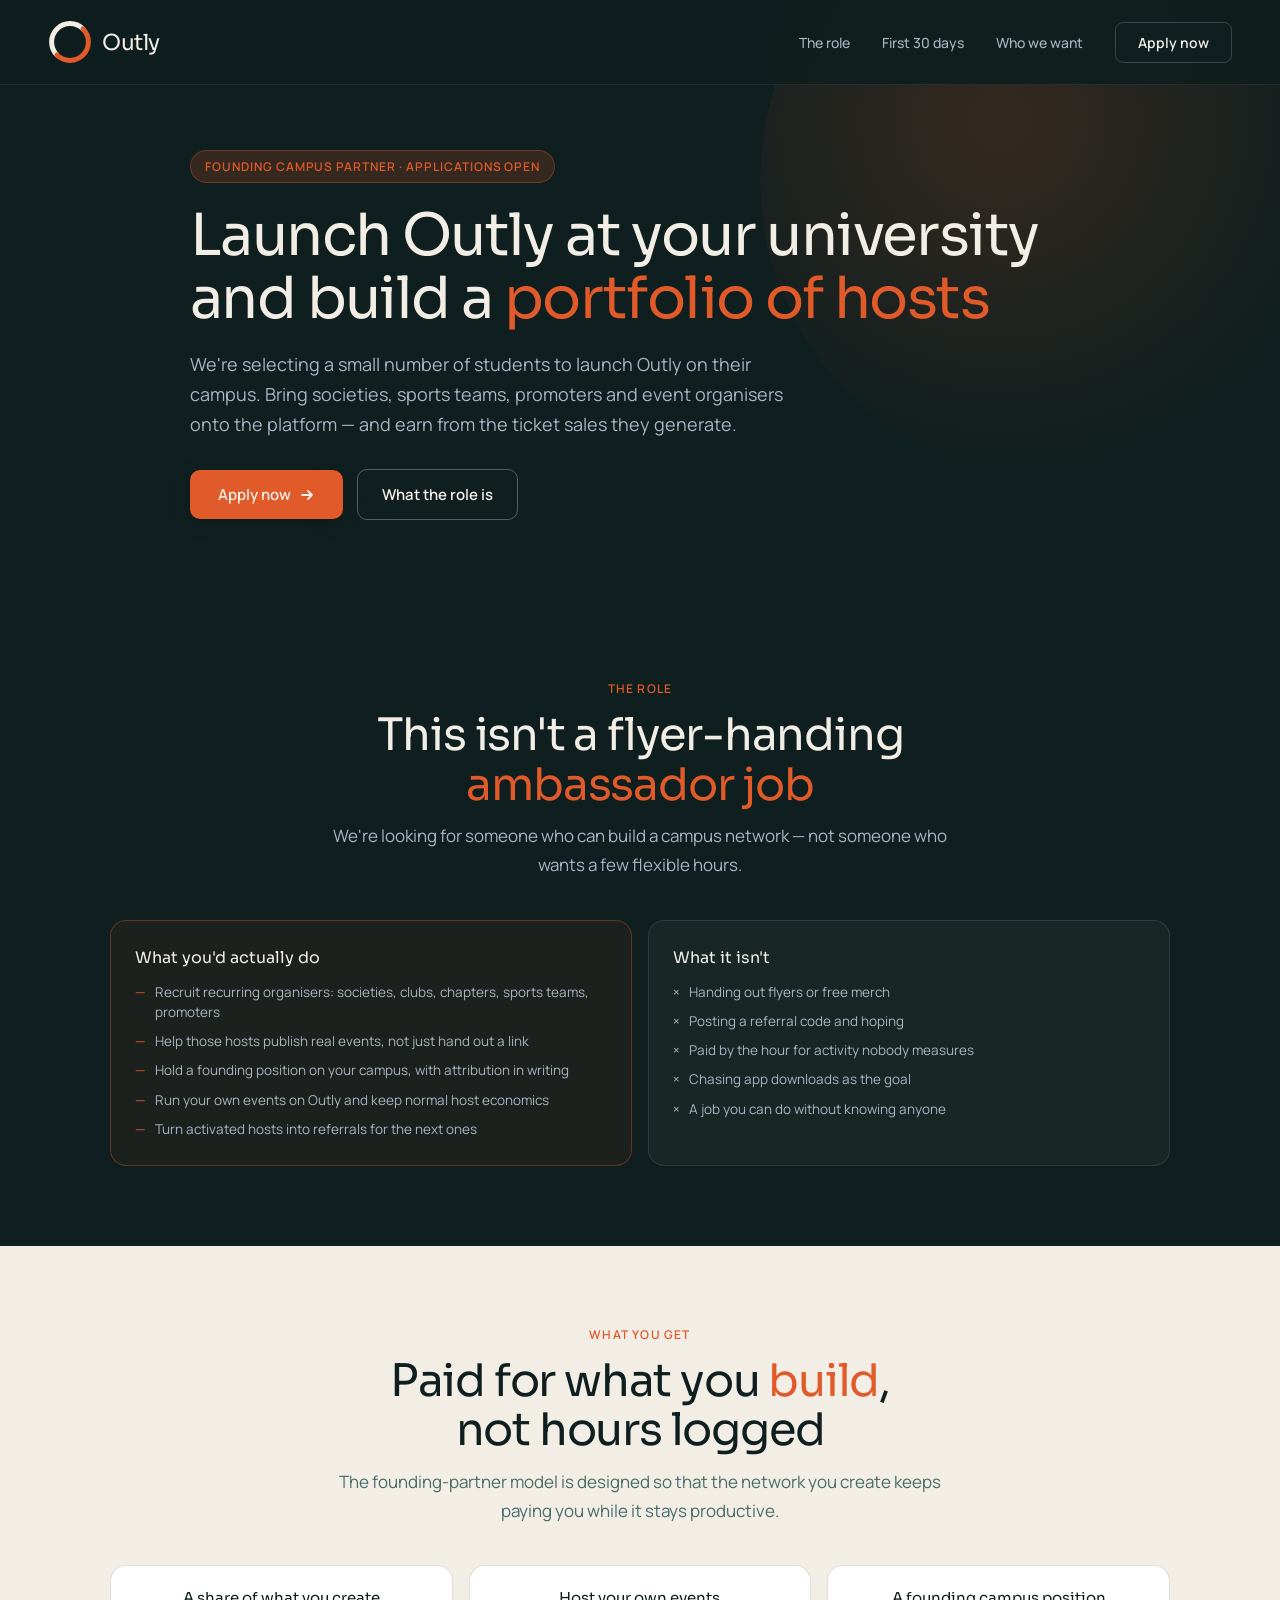
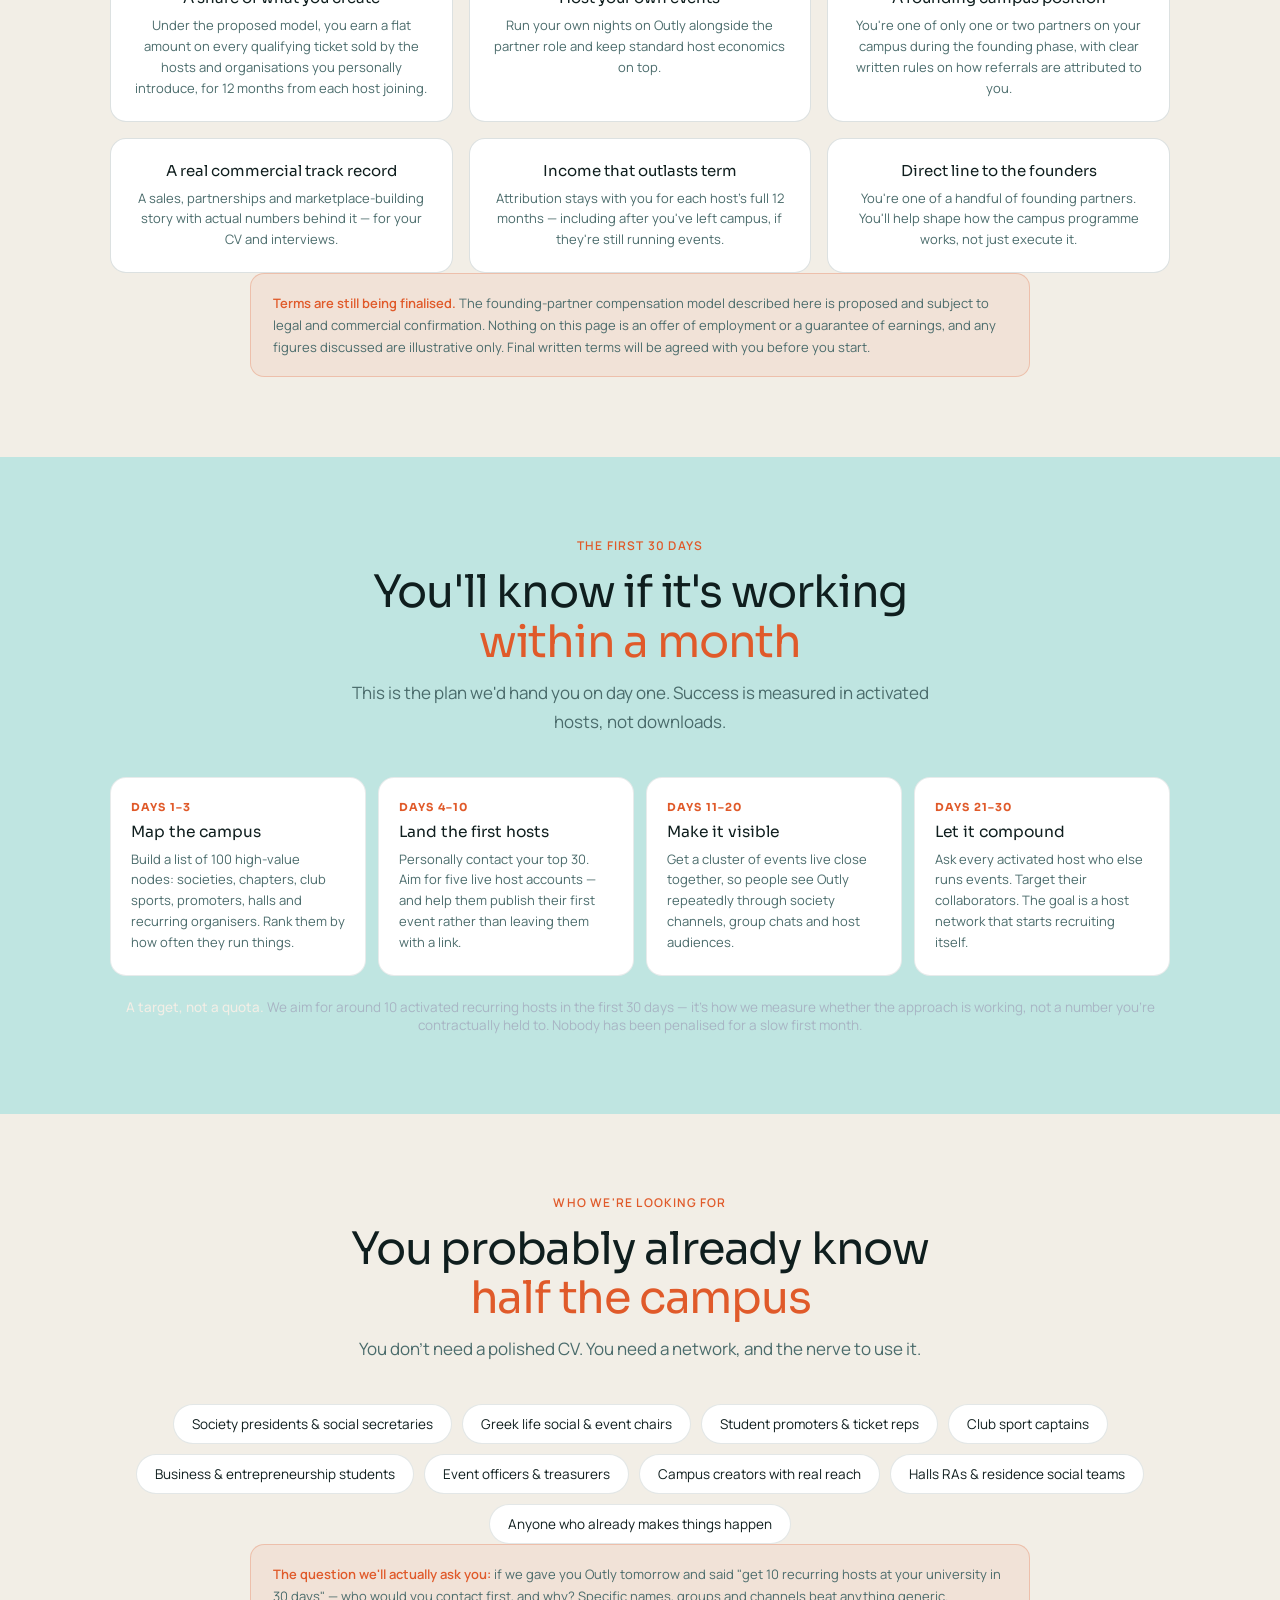
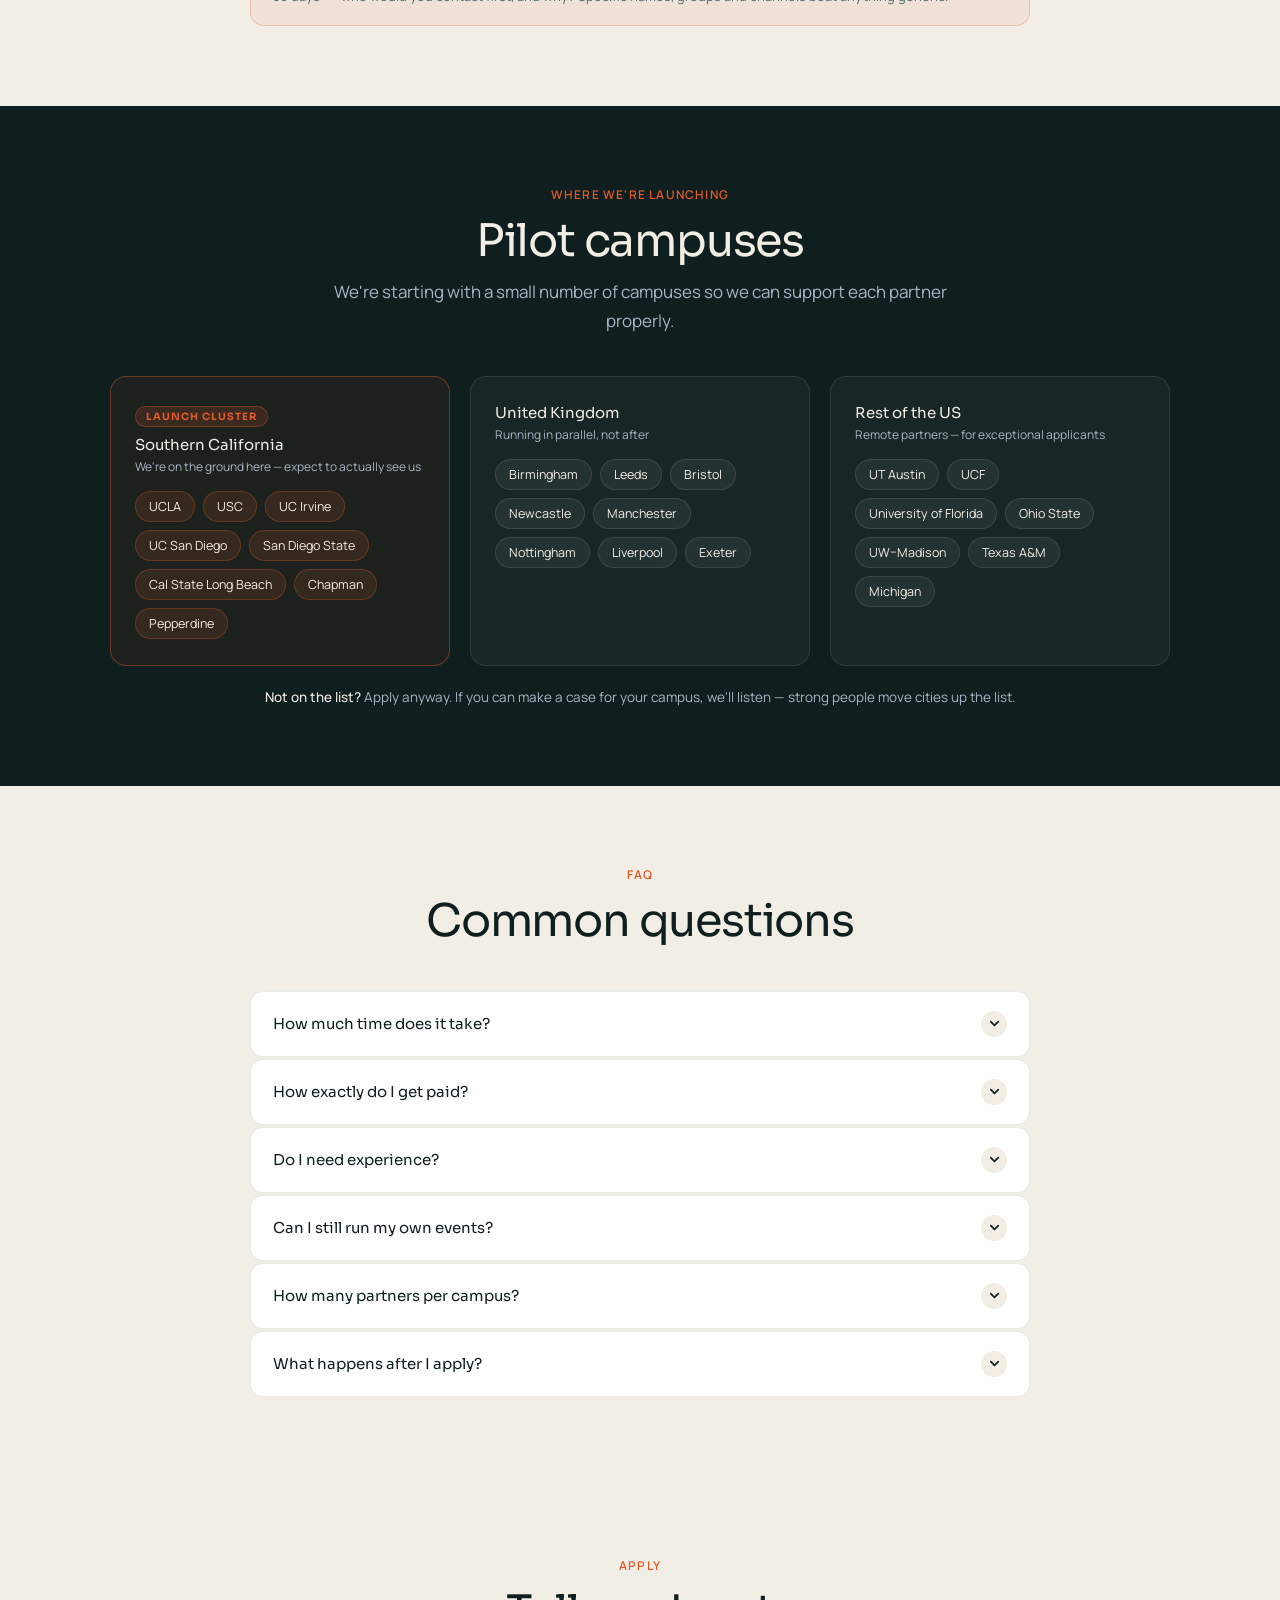
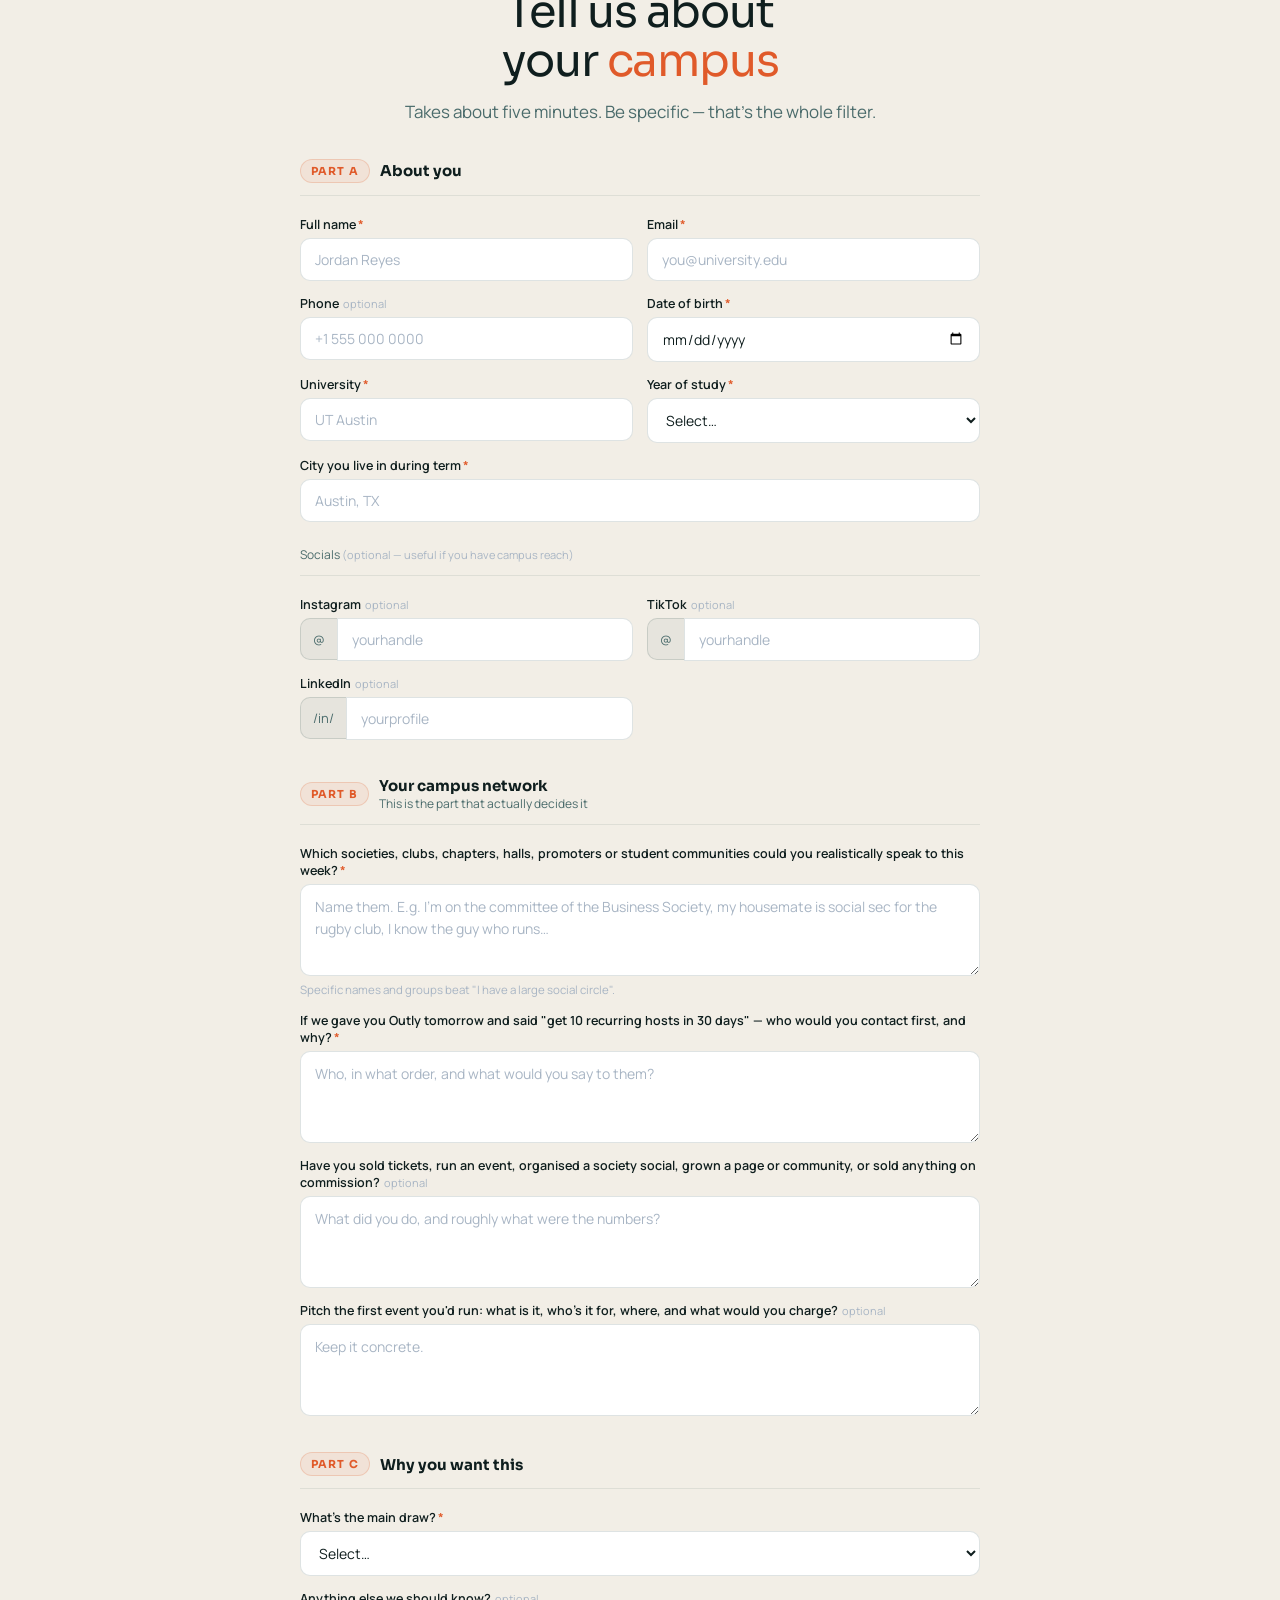
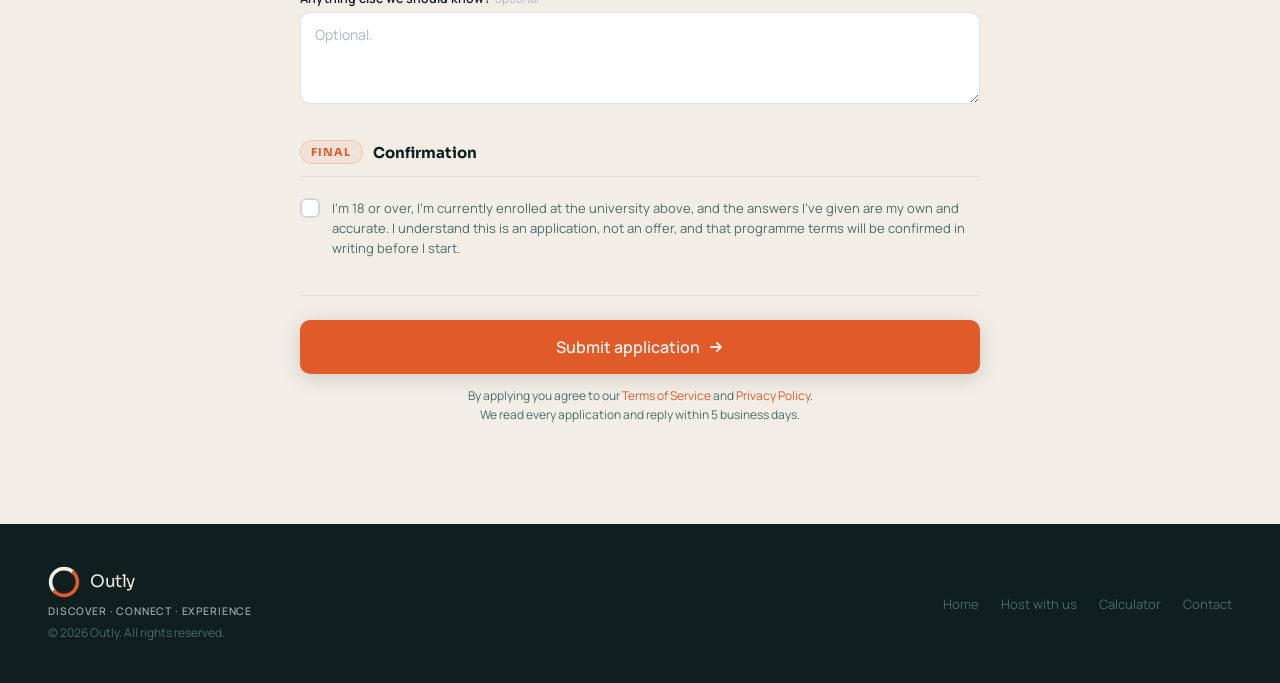
<file: campus-partners.html>
<!DOCTYPE html>
<html lang="en">
<head>
  <meta charset="UTF-8">
  <meta name="viewport" content="width=device-width, initial-scale=1.0">
  <meta name="referrer" content="strict-origin-when-cross-origin">
  <title>Founding Campus Partner — Outly</title>
  <meta name="description" content="Launch Outly at your university. Bring societies, clubs, promoters and organisers onto the platform and build your own portfolio of hosts.">
  <link rel="preconnect" href="https://fonts.googleapis.com">
  <link rel="preconnect" href="https://fonts.gstatic.com" crossorigin>
  <link href="https://fonts.googleapis.com/css2?family=Sora:wght@300;400;500;600;700;800&family=Manrope:wght@300;400;500;600;700&display=swap" rel="stylesheet">
  <link rel="stylesheet" href="/css/main.css">
</head>
<body>

<!-- NAV -->
<nav>
  <!-- ====== DEV: LOGO ======================================================
       Swap the logo by replacing ONE file:  assets/logos/logo-dark-bg.svg
       (keep the filename). Size is set in css/main.css via --logo-size.
       If your artwork already includes the word "Outly", delete the
       <span class="logo-text"> below. Notes: assets/logos/README.md
       ================================================================== -->
  <a href="/index.html" class="logo">
    <img class="logo-mark" src="/assets/logos/logo-dark-bg.svg" alt="Outly logo">
    <div class="logo-wordmark">
      <span class="logo-text">Outly</span>
    </div>
  </a>
  <ul class="nav-links">
    <li><a href="#what">The role</a></li>
    <li><a href="#plan">First 30 days</a></li>
    <li><a href="#who">Who we want</a></li>
    <li><a href="#apply" class="nav-cta">Apply now</a></li>
  </ul>
</nav>

<!-- ============================================================
     HERO
     ============================================================ -->
<header class="cp-hero">
  <div class="hero-bg1" aria-hidden="true"></div>
  <div class="hero-bg2" aria-hidden="true"></div>
  <div class="cp-hero-in">
    <div class="hero-pill">Founding Campus Partner &middot; Applications open</div>
    <h1>Launch Outly at your university and build a <em>portfolio of hosts</em></h1>
    <p class="cp-hero-sub">We're selecting a small number of students to launch Outly on their campus. Bring societies, sports teams, promoters and event organisers onto the platform — and earn from the ticket sales they generate.</p>
    <div class="cp-hero-actions">
      <a href="#apply" class="btn-primary btn-primary--orange">
        Apply now
        <svg width="16" height="16" viewBox="0 0 16 16" fill="none" aria-hidden="true"><path d="M3 8h10M9 4l4 4-4 4" stroke="currentColor" stroke-width="1.8" stroke-linecap="round" stroke-linejoin="round"/></svg>
      </a>
      <a href="#what" class="btn-secondary">What the role is</a>
    </div>
  </div>
</header>

<!-- ============================================================
     WHAT THIS IS / ISN'T
     ============================================================ -->
<section class="cp-sec cp-sec--dark" id="what">
  <div class="cp-in">
    <div class="cp-head">
      <span class="eyebrow reveal">The role</span>
      <h2 class="title reveal">This isn't a flyer-handing<br><em>ambassador job</em></h2>
      <p class="sub reveal d1">We're looking for someone who can build a campus network — not someone who wants a few flexible hours.</p>
    </div>

    <div class="contrast-grid">
      <div class="contrast-card contrast-card--yes reveal d1">
        <h3>What you'd actually do</h3>
        <ul>
          <li>Recruit recurring organisers: societies, clubs, chapters, sports teams, promoters</li>
          <li>Help those hosts publish real events, not just hand out a link</li>
          <li>Hold a founding position on your campus, with attribution in writing</li>
          <li>Run your own events on Outly and keep normal host economics</li>
          <li>Turn activated hosts into referrals for the next ones</li>
        </ul>
      </div>
      <div class="contrast-card contrast-card--no reveal d2">
        <h3>What it isn't</h3>
        <ul>
          <li>Handing out flyers or free merch</li>
          <li>Posting a referral code and hoping</li>
          <li>Paid by the hour for activity nobody measures</li>
          <li>Chasing app downloads as the goal</li>
          <li>A job you can do without knowing anyone</li>
        </ul>
      </div>
    </div>
  </div>
</section>

<!-- ============================================================
     WHAT YOU GET
     ============================================================ -->
<section class="cp-sec cp-sec--frost" id="earn">
  <div class="cp-in">
    <div class="cp-head">
      <span class="eyebrow reveal">What you get</span>
      <h2 class="title reveal">Paid for what you <em>build</em>,<br>not hours logged</h2>
      <p class="sub reveal d1">The founding-partner model is designed so that the network you create keeps paying you while it stays productive.</p>
    </div>

    <div class="val-grid">
      <div class="val-card reveal d1">
        <div class="val-card-hd"><h4>A share of what you create</h4></div>
        <p>Under the proposed model, you earn a flat amount on every qualifying ticket sold by the hosts and organisations you personally introduce, for 12 months from each host joining.</p>
      </div>
      <div class="val-card reveal d2">
        <div class="val-card-hd"><h4>Host your own events</h4></div>
        <p>Run your own nights on Outly alongside the partner role and keep standard host economics on top.</p>
      </div>
      <div class="val-card reveal d3">
        <div class="val-card-hd"><h4>A founding campus position</h4></div>
        <p>You're one of only one or two partners on your campus during the founding phase, with clear written rules on how referrals are attributed to you.</p>
      </div>
      <div class="val-card reveal d1">
        <div class="val-card-hd"><h4>A real commercial track record</h4></div>
        <p>A sales, partnerships and marketplace-building story with actual numbers behind it — for your CV and interviews.</p>
      </div>
      <div class="val-card reveal d2">
        <div class="val-card-hd"><h4>Income that outlasts term</h4></div>
        <p>Attribution stays with you for each host's full 12 months — including after you've left campus, if they're still running events.</p>
      </div>
      <div class="val-card reveal d3">
        <div class="val-card-hd"><h4>Direct line to the founders</h4></div>
        <p>You're one of a handful of founding partners. You'll help shape how the campus programme works, not just execute it.</p>
      </div>
    </div>

    <!-- ============================================================
         DEV: WORKED EXAMPLE — DROP-IN SLOT
         Deliberately empty for now. The per-ticket rate isn't agreed, and
         the playbook requires earnings examples to be labelled illustrative
         rather than promised.

         The moment the rate is signed off, fill in the four numbers below,
         delete these comment markers, and it renders. All styling already
         exists in main.css (.worked-example) — no CSS work needed.

         KEEP the "Illustrative only" line. Do not turn it into a forecast.

    <div class="cp-in--narrow">
      <div class="worked-example reveal">
        <h3>What that could look like</h3>
        <p class="we-lead">Say you bring on <strong>10 hosts</strong> who each run
           <strong>1 event a month</strong> selling <strong>60 tickets</strong>.</p>
        <div class="we-row"><span>Tickets per month across your hosts</span><span>600</span></div>
        <div class="we-row"><span>Your share per qualifying ticket</span><span>$X.XX</span></div>
        <div class="we-row we-row--total"><span>Per month</span><span>$XXX</span></div>
        <p class="we-note">Illustrative only — not a forecast or a guarantee of
           earnings. Real numbers depend on how many hosts stay active and how
           many tickets they actually sell.</p>
      </div>
    </div>

         ============================================================ -->

    <div class="cp-in--narrow">
      <p class="notice reveal" id="terms-note">
        <strong>Terms are still being finalised.</strong> The founding-partner
        compensation model described here is proposed and subject to legal and
        commercial confirmation. Nothing on this page is an offer of employment
        or a guarantee of earnings, and any figures discussed are illustrative
        only. Final written terms will be agreed with you before you start.
      </p>
    </div>
  </div>
</section>

<!-- ============================================================
     FIRST 30 DAYS
     ============================================================ -->
<section class="cp-sec cp-sec--bone" id="plan">
  <div class="cp-in">
    <div class="cp-head">
      <span class="eyebrow reveal">The first 30 days</span>
      <h2 class="title reveal">You'll know if it's working<br><em>within a month</em></h2>
      <p class="sub reveal d1">This is the plan we'd hand you on day one. Success is measured in activated hosts, not downloads.</p>
    </div>

    <div class="plan-grid">
      <div class="plan-card reveal d1">
        <span class="plan-days">Days 1–3</span>
        <h4>Map the campus</h4>
        <p>Build a list of 100 high-value nodes: societies, chapters, club sports, promoters, halls and recurring organisers. Rank them by how often they run things.</p>
      </div>
      <div class="plan-card reveal d2">
        <span class="plan-days">Days 4–10</span>
        <h4>Land the first hosts</h4>
        <p>Personally contact your top 30. Aim for five live host accounts — and help them publish their first event rather than leaving them with a link.</p>
      </div>
      <div class="plan-card reveal d3">
        <span class="plan-days">Days 11–20</span>
        <h4>Make it visible</h4>
        <p>Get a cluster of events live close together, so people see Outly repeatedly through society channels, group chats and host audiences.</p>
      </div>
      <div class="plan-card reveal d3">
        <span class="plan-days">Days 21–30</span>
        <h4>Let it compound</h4>
        <p>Ask every activated host who else runs events. Target their collaborators. The goal is a host network that starts recruiting itself.</p>
      </div>
    </div>

    <p class="campus-elsewhere reveal">
      <strong>A target, not a quota.</strong> We aim for around 10 activated
      recurring hosts in the first 30 days — it's how we measure whether the
      approach is working, not a number you're contractually held to. Nobody
      has been penalised for a slow first month.
    </p>
  </div>
</section>

<!-- ============================================================
     WHO WE'RE LOOKING FOR
     ============================================================ -->
<section class="cp-sec cp-sec--frost" id="who">
  <div class="cp-in">
    <div class="cp-head">
      <span class="eyebrow reveal">Who we're looking for</span>
      <h2 class="title reveal">You probably already know<br><em>half the campus</em></h2>
      <p class="sub reveal d1">You don't need a polished CV. You need a network, and the nerve to use it.</p>
    </div>

    <div class="profile-grid reveal d1">
      <span class="profile-chip">Society presidents &amp; social secretaries</span>
      <span class="profile-chip">Greek life social &amp; event chairs</span>
      <span class="profile-chip">Student promoters &amp; ticket reps</span>
      <span class="profile-chip">Club sport captains</span>
      <span class="profile-chip">Business &amp; entrepreneurship students</span>
      <span class="profile-chip">Event officers &amp; treasurers</span>
      <span class="profile-chip">Campus creators with real reach</span>
      <span class="profile-chip">Halls RAs &amp; residence social teams</span>
      <span class="profile-chip">Anyone who already makes things happen</span>
    </div>

    <div class="cp-in--narrow">
      <p class="notice reveal d2">
        <strong>The question we'll actually ask you:</strong> if we gave you
        Outly tomorrow and said "get 10 recurring hosts at your university in
        30 days" — who would you contact first, and why? Specific names,
        groups and channels beat anything generic.
      </p>
    </div>
  </div>
</section>

<!-- ============================================================
     WHERE
     ============================================================ -->
<section class="cp-sec cp-sec--dark" id="where">
  <div class="cp-in">
    <div class="cp-head">
      <span class="eyebrow reveal">Where we're launching</span>
      <h2 class="title reveal">Pilot campuses</h2>
      <p class="sub reveal d1">We're starting with a small number of campuses so we can support each partner properly.</p>
    </div>

    <!-- DEV: the Southern California list is the launch cluster because we have
         someone on the ground there. Confirm the exact campus list with the
         founders before publishing. -->
    <div class="campus-grid campus-grid--3">
      <div class="campus-col campus-col--feature reveal d1">
        <span class="campus-flag">Launch cluster</span>
        <h3>Southern California</h3>
        <p class="campus-note">We're on the ground here — expect to actually see us</p>
        <ul class="campus-list">
          <li>UCLA</li>
          <li>USC</li>
          <li>UC Irvine</li>
          <li>UC San Diego</li>
          <li>San Diego State</li>
          <li>Cal State Long Beach</li>
          <li>Chapman</li>
          <li>Pepperdine</li>
        </ul>
      </div>
      <div class="campus-col reveal d2">
        <h3>United Kingdom</h3>
        <p class="campus-note">Running in parallel, not after</p>
        <ul class="campus-list">
          <li>Birmingham</li>
          <li>Leeds</li>
          <li>Bristol</li>
          <li>Newcastle</li>
          <li>Manchester</li>
          <li>Nottingham</li>
          <li>Liverpool</li>
          <li>Exeter</li>
        </ul>
      </div>
      <div class="campus-col reveal d3">
        <h3>Rest of the US</h3>
        <p class="campus-note">Remote partners — for exceptional applicants</p>
        <ul class="campus-list">
          <li>UT Austin</li>
          <li>UCF</li>
          <li>University of Florida</li>
          <li>Ohio State</li>
          <li>UW–Madison</li>
          <li>Texas A&amp;M</li>
          <li>Michigan</li>
        </ul>
      </div>
    </div>

    <p class="campus-elsewhere reveal d2">
      <strong>Not on the list?</strong> Apply anyway. If you can make a case for
      your campus, we'll listen — strong people move cities up the list.
    </p>
  </div>
</section>

<!-- ============================================================
     FAQ
     ============================================================ -->
<section class="cp-sec cp-sec--frost" id="faq">
  <div class="cp-in--narrow">
    <div class="cp-head">
      <span class="eyebrow reveal">FAQ</span>
      <h2 class="title reveal">Common questions</h2>
    </div>
    <div class="faq-list">

      <div class="faq-item faq-item--light reveal">
        <div class="faq-q">
          <span>How much time does it take?</span>
          <div class="faq-chev" aria-hidden="true"><svg width="13" height="13" viewBox="0 0 14 14" fill="none"><path d="M3 5l4 4 4-4" stroke="#0F1E1E" stroke-width="1.8" stroke-linecap="round" stroke-linejoin="round"/></svg></div>
        </div>
        <div class="faq-a"><p>It's flexible and you set your own hours — but be realistic. The first month is the heavy one, because that's when you're mapping your campus and landing your first hosts. After that it's largely relationship maintenance and referrals.</p></div>
      </div>

      <div class="faq-item faq-item--light reveal d1">
        <div class="faq-q">
          <span>How exactly do I get paid?</span>
          <div class="faq-chev" aria-hidden="true"><svg width="13" height="13" viewBox="0 0 14 14" fill="none"><path d="M3 5l4 4 4-4" stroke="#0F1E1E" stroke-width="1.8" stroke-linecap="round" stroke-linejoin="round"/></svg></div>
        </div>
        <div class="faq-a"><p>The proposed model pays you a flat amount per qualifying ticket sold by hosts and organisations you personally introduce, for 12 months from each host joining. Attribution is direct — you to the host — and for societies or chapters it attaches to the organisation, so it survives a committee change. You can model it on the <a href="/calculator.html">earnings calculator</a>. Exact rates and full terms are confirmed in writing before you start.</p></div>
      </div>

      <div class="faq-item faq-item--light reveal d2">
        <div class="faq-q">
          <span>Do I need experience?</span>
          <div class="faq-chev" aria-hidden="true"><svg width="13" height="13" viewBox="0 0 14 14" fill="none"><path d="M3 5l4 4 4-4" stroke="#0F1E1E" stroke-width="1.8" stroke-linecap="round" stroke-linejoin="round"/></svg></div>
        </div>
        <div class="faq-a"><p>Not formal experience. What helps is having done something adjacent: sold tickets, run a society social, organised an event, grown a page or community, or sold anything on commission. Access and initiative matter far more than a polished CV.</p></div>
      </div>

      <div class="faq-item faq-item--light reveal d3">
        <div class="faq-q">
          <span>Can I still run my own events?</span>
          <div class="faq-chev" aria-hidden="true"><svg width="13" height="13" viewBox="0 0 14 14" fill="none"><path d="M3 5l4 4 4-4" stroke="#0F1E1E" stroke-width="1.8" stroke-linecap="round" stroke-linejoin="round"/></svg></div>
        </div>
        <div class="faq-a"><p>Yes — and we'd encourage it. You get standard host economics on your own events on top of the partner role, and running events yourself makes you much better at recruiting other hosts.</p></div>
      </div>

      <div class="faq-item faq-item--light reveal">
        <div class="faq-q">
          <span>How many partners per campus?</span>
          <div class="faq-chev" aria-hidden="true"><svg width="13" height="13" viewBox="0 0 14 14" fill="none"><path d="M3 5l4 4 4-4" stroke="#0F1E1E" stroke-width="1.8" stroke-linecap="round" stroke-linejoin="round"/></svg></div>
        </div>
        <div class="faq-a"><p>One or two. This is deliberately not a big cohort — we'd rather have a small number of well-supported people with a real territory than hundreds of names on a list.</p></div>
      </div>

      <div class="faq-item faq-item--light reveal d1">
        <div class="faq-q">
          <span>What happens after I apply?</span>
          <div class="faq-chev" aria-hidden="true"><svg width="13" height="13" viewBox="0 0 14 14" fill="none"><path d="M3 5l4 4 4-4" stroke="#0F1E1E" stroke-width="1.8" stroke-linecap="round" stroke-linejoin="round"/></svg></div>
        </div>
        <div class="faq-a"><p>If your answers show real campus access, we'll set up a short call to talk through your network and how you'd approach the first 30 days. If it's a fit, you get written terms and an onboarding session before you start.</p></div>
      </div>

    </div>
  </div>
</section>

<!-- ============================================================
     APPLICATION FORM
     ============================================================ -->
<section class="cp-form-sec" id="apply">
  <div class="cp-form-wrap">
    <div class="cp-head">
      <span class="eyebrow">Apply</span>
      <h2 class="title">Tell us about<br>your <em>campus</em></h2>
      <p class="sub">Takes about five minutes. Be specific — that's the whole filter.</p>
    </div>

    <form id="cp-form" novalidate>

      <!-- PART A -->
      <div class="form-part">
        <div class="form-part-heading">
          <span class="form-part-label">Part A</span>
          <div><div class="form-part-title">About you</div></div>
        </div>

        <div class="field-grid">
          <div class="field">
            <label for="cp-name">Full name<span class="req">*</span></label>
            <input type="text" id="cp-name" name="fullName" autocomplete="name" placeholder="Jordan Reyes" required>
            <span class="field-error" id="err-cp-name">Please enter your full name</span>
          </div>
          <div class="field">
            <label for="cp-email">Email<span class="req">*</span></label>
            <input type="email" id="cp-email" name="email" autocomplete="email" placeholder="you@university.edu" required>
            <span class="field-error" id="err-cp-email">Please enter a valid email</span>
          </div>
          <div class="field">
            <label for="cp-phone">Phone<span class="opt">optional</span></label>
            <input type="tel" id="cp-phone" name="phone" autocomplete="tel" placeholder="+1 555 000 0000">
          </div>
          <div class="field">
            <label for="cp-dob">Date of birth<span class="req">*</span></label>
            <input type="date" id="cp-dob" name="dob" autocomplete="bday" required>
            <span class="field-error" id="err-cp-dob">Please enter your date of birth</span>
          </div>
          <div class="field">
            <label for="cp-uni">University<span class="req">*</span></label>
            <input type="text" id="cp-uni" name="university" placeholder="UT Austin" required>
            <span class="field-error" id="err-cp-uni">Please tell us where you study</span>
          </div>
          <div class="field">
            <label for="cp-year">Year of study<span class="req">*</span></label>
            <select id="cp-year" name="yearOfStudy" required>
              <option value="">Select…</option>
              <option>1st year</option>
              <option>2nd year</option>
              <option>3rd year</option>
              <option>4th year+</option>
              <option>Postgraduate</option>
            </select>
            <span class="field-error" id="err-cp-year">Please select your year</span>
          </div>
          <div class="field field-full">
            <label for="cp-city">City you live in during term<span class="req">*</span></label>
            <input type="text" id="cp-city" name="city" autocomplete="address-level2" placeholder="Austin, TX" required>
            <span class="field-error" id="err-cp-city">Please enter your city</span>
          </div>
        </div>

        <div class="form-part-heading form-part-heading--socials">
          <span class="form-part-note">Socials <span class="opt-hint">(optional — useful if you have campus reach)</span></span>
        </div>
        <div class="field-grid">
          <div class="field">
            <label for="cp-ig">Instagram<span class="opt">optional</span></label>
            <div class="social-field">
              <span class="social-prefix" aria-hidden="true">@</span>
              <input type="text" id="cp-ig" name="instagram" placeholder="yourhandle" autocomplete="off">
            </div>
          </div>
          <div class="field">
            <label for="cp-tt">TikTok<span class="opt">optional</span></label>
            <div class="social-field">
              <span class="social-prefix" aria-hidden="true">@</span>
              <input type="text" id="cp-tt" name="tiktok" placeholder="yourhandle" autocomplete="off">
            </div>
          </div>
          <div class="field">
            <label for="cp-li">LinkedIn<span class="opt">optional</span></label>
            <div class="social-field">
              <span class="social-prefix" aria-hidden="true">/in/</span>
              <input type="text" id="cp-li" name="linkedin" placeholder="yourprofile" autocomplete="off">
            </div>
          </div>
        </div>
      </div>

      <!-- PART B -->
      <div class="form-part">
        <div class="form-part-heading">
          <span class="form-part-label">Part B</span>
          <div>
            <div class="form-part-title">Your campus network</div>
            <div class="form-part-note">This is the part that actually decides it</div>
          </div>
        </div>

        <div class="field-grid">
          <div class="field field-full">
            <label for="cp-network">Which societies, clubs, chapters, halls, promoters or student communities could you realistically speak to this week?<span class="req">*</span></label>
            <textarea id="cp-network" name="network" placeholder="Name them. E.g. I'm on the committee of the Business Society, my housemate is social sec for the rugby club, I know the guy who runs…" required></textarea>
            <span class="field-hint">Specific names and groups beat "I have a large social circle".</span>
            <span class="field-error" id="err-cp-network">Please tell us who you could contact</span>
          </div>

          <div class="field field-full">
            <label for="cp-first10">If we gave you Outly tomorrow and said "get 10 recurring hosts in 30 days" — who would you contact first, and why?<span class="req">*</span></label>
            <textarea id="cp-first10" name="firstTen" placeholder="Who, in what order, and what would you say to them?" required></textarea>
            <span class="field-error" id="err-cp-first10">Please answer this one — it's the main filter</span>
          </div>

          <div class="field field-full">
            <label for="cp-track">Have you sold tickets, run an event, organised a society social, grown a page or community, or sold anything on commission?<span class="opt">optional</span></label>
            <textarea id="cp-track" name="trackRecord" placeholder="What did you do, and roughly what were the numbers?"></textarea>
          </div>

          <div class="field field-full">
            <label for="cp-event">Pitch the first event you'd run: what is it, who's it for, where, and what would you charge?<span class="opt">optional</span></label>
            <textarea id="cp-event" name="firstEvent" placeholder="Keep it concrete."></textarea>
          </div>
        </div>
      </div>

      <!-- PART C -->
      <div class="form-part">
        <div class="form-part-heading">
          <span class="form-part-label">Part C</span>
          <div><div class="form-part-title">Why you want this</div></div>
        </div>

        <div class="field-grid">
          <div class="field field-full">
            <label for="cp-why">What's the main draw?<span class="req">*</span></label>
            <select id="cp-why" name="motivation" required>
              <option value="">Select…</option>
              <option>Money</option>
              <option>Building something of my own</option>
              <option>Experience for my CV</option>
              <option>Network and connections</option>
              <option>I love running events</option>
              <option>Something else</option>
            </select>
            <span class="field-error" id="err-cp-why">Please pick one</span>
          </div>
          <div class="field field-full">
            <label for="cp-why-more">Anything else we should know?<span class="opt">optional</span></label>
            <textarea id="cp-why-more" name="motivationNotes" placeholder="Optional."></textarea>
          </div>
        </div>
      </div>

      <!-- CONSENT -->
      <div class="form-part">
        <div class="form-part-heading">
          <span class="form-part-label">Final</span>
          <div><div class="form-part-title">Confirmation</div></div>
        </div>
        <div class="safety-check">
          <label class="check-label" for="cp-confirm">
            <input type="checkbox" id="cp-confirm" name="confirm" required>
            <span class="check-box" aria-hidden="true"></span>
            <span class="check-text">
              I'm 18 or over, I'm currently enrolled at the university above, and
              the answers I've given are my own and accurate. I understand this
              is an application, not an offer, and that programme terms will be
              confirmed in writing before I start.
            </span>
          </label>
          <span class="field-error" id="err-cp-confirm">Please confirm to continue</span>
        </div>
      </div>

      <div class="form-submit-area">
        <button type="submit" class="btn-primary btn-primary--orange">
          Submit application
          <svg width="16" height="16" viewBox="0 0 16 16" fill="none" aria-hidden="true"><path d="M3 8h10M9 4l4 4-4 4" stroke="currentColor" stroke-width="1.8" stroke-linecap="round" stroke-linejoin="round"/></svg>
        </button>
        <p class="form-submit-note">
          By applying you agree to our <a href="#">Terms of Service</a> and <a href="#">Privacy Policy</a>.<br>
          We read every application and reply within 5 business days.
        </p>
      </div>
    </form>

    <!-- SUCCESS -->
    <div class="signup-success" id="cp-success" aria-live="assertive">
      <div class="success-icon" aria-hidden="true">🎉</div>
      <h2>Application received</h2>
      <p>Thanks — we read these properly. If your campus network looks like a fit, we'll be in touch within 5 business days to set up a short call.</p>
      <a href="/index.html" class="btn-primary btn-primary--orange">Back to Outly</a>
    </div>
  </div>
</section>

<!-- FOOTER -->
<footer>
  <div class="ft-left">
    <!-- ====== DEV: LOGO (footer) ==============================================
         Same file as the nav: assets/logos/logo-dark-bg.svg
         Size via --logo-size-footer in css/main.css.
         ================================================================ -->
    <a href="/index.html" class="ft-logo">
      <img class="ft-logo-mark" src="/assets/logos/logo-dark-bg.svg" alt="Outly logo">
      <span class="ft-logo-text">Outly</span>
    </a>
    <span class="ft-tag">Discover · Connect · Experience</span>
    <span class="ft-copy">© 2026 Outly. All rights reserved.</span>
  </div>
  <ul class="ft-links">
    <li><a href="/index.html">Home</a></li>
    <li><a href="/signup.html">Host with us</a></li>
    <li><a href="/calculator.html">Calculator</a></li>
    <li><a href="mailto:hello@outly.co">Contact</a></li>
  </ul>
</footer>

<script src="/js/campus-partners.js"></script>
</body>
</html>
</file>
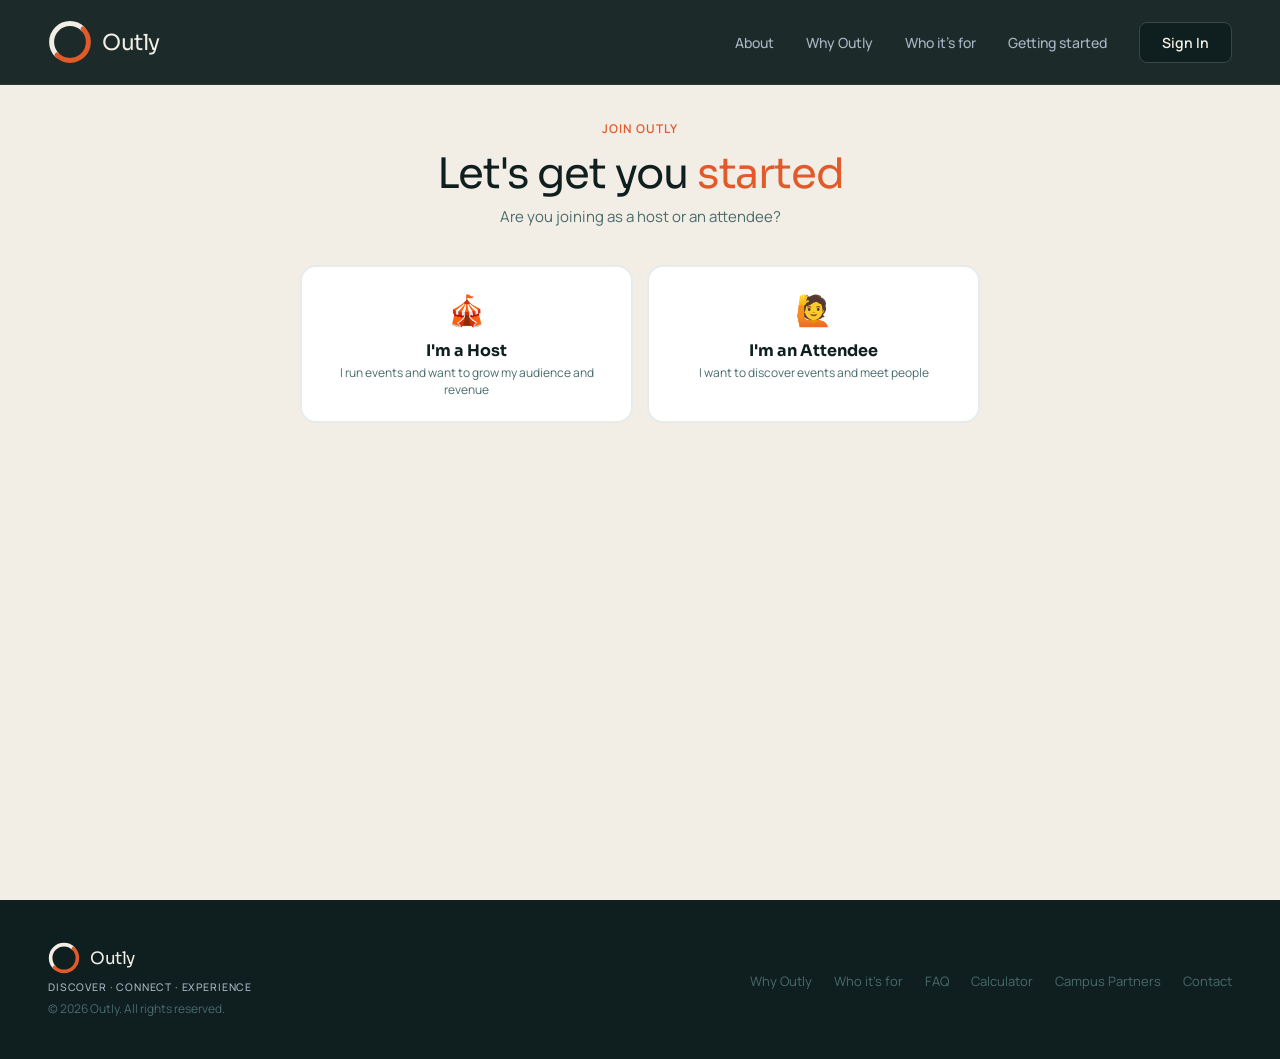
<file: signup.html>
<!DOCTYPE html>
<html lang="en">
<head>
  <meta charset="UTF-8">
  <meta name="viewport" content="width=device-width, initial-scale=1.0">
  <meta name="referrer" content="strict-origin-when-cross-origin">
  <title>Get Started — Outly</title>
  <link rel="preconnect" href="https://fonts.googleapis.com">
  <link rel="preconnect" href="https://fonts.gstatic.com" crossorigin>
  <link href="https://fonts.googleapis.com/css2?family=Sora:wght@300;400;500;600;700;800&family=Manrope:wght@300;400;500;600;700&display=swap" rel="stylesheet">
  <link rel="stylesheet" href="/css/main.css">
</head>
<body>

<!-- NAV -->
<nav>
  <!-- ====== DEV: LOGO ======================================================
       Swap the logo by replacing ONE file:  assets/logos/logo-dark-bg.svg
       (keep the filename). Size is set in css/main.css via --logo-size.
       If your artwork already includes the word "Outly", delete the
       <span class="logo-text"> below. Notes: assets/logos/README.md
       ================================================================== -->
  <a href="/index.html" class="logo">
    <img class="logo-mark" src="/assets/logos/logo-dark-bg.svg" alt="Outly logo">
    <div class="logo-wordmark">
      <span class="logo-text">Outly</span>
    </div>
  </a>
  <ul class="nav-links">
    <li><a href="/index.html#solution">About</a></li>
    <li><a href="/index.html#value">Why Outly</a></li>
    <li><a href="/index.html#matching">Who it's for</a></li>
    <li><a href="/index.html#how">Getting started</a></li>
    <li><a href="/index.html#final" class="nav-cta">Sign In</a></li>
  </ul>
</nav>

<!-- PAGE -->
<main class="signup-page">
  <div class="signup-wrap">

    <span class="eyebrow">Join Outly</span>
    <h1 class="signup-page-title">Let's get you <em>started</em></h1>
    <p class="signup-page-sub">Are you joining as a host or an attendee?</p>

    <!-- TYPE PICKER -->
    <div class="type-picker" role="group" aria-label="Account type">
      <div class="type-card" id="pick-host" role="button" tabindex="0" aria-pressed="false">
        <div class="type-card-icon" aria-hidden="true">🎪</div>
        <h3>I'm a Host</h3>
        <p>I run events and want to grow my audience and revenue</p>
      </div>
      <div class="type-card" id="pick-attendee" role="button" tabindex="0" aria-pressed="false">
        <div class="type-card-icon" aria-hidden="true">🙋</div>
        <h3>I'm an Attendee</h3>
        <p>I want to discover events and meet people</p>
      </div>
    </div>

    <!-- ATTENDEE: app download prompt -->
    <div class="attendee-cta" id="attendee-cta" aria-live="polite">
      <div class="type-card-icon" aria-hidden="true">📱</div>
      <h3>Get the Outly app</h3>
      <p>Discover events, match with compatible people going, and connect before you even walk in the door.</p>
      <div class="app-badges">
        <a href="#" class="app-badge" aria-label="Download on the App Store">
          <span class="app-badge-icon" aria-hidden="true">🍎</span>
          <div>
            <span class="app-badge-text-small">Download on the</span>
            <span class="app-badge-text-big">App Store</span>
          </div>
        </a>
        <a href="#" class="app-badge" aria-label="Get it on Google Play">
          <span class="app-badge-icon" aria-hidden="true">▶️</span>
          <div>
            <span class="app-badge-text-small">Get it on</span>
            <span class="app-badge-text-big">Google Play</span>
          </div>
        </a>
      </div>
    </div>

    <!-- HOST FORM -->
    <div class="signup-form-shell" id="host-form-shell" aria-live="polite">
      <form id="host-form" novalidate>

        <!-- PART A: Contact Details -->
        <div class="form-part">
          <div class="form-part-heading">
            <span class="form-part-label">Part A</span>
            <div>
              <div class="form-part-title">Contact Details</div>
            </div>
          </div>

          <div class="field-grid">
            <div class="field">
              <label for="full-name">Full Name<span class="req">*</span></label>
              <input type="text" id="full-name" name="fullName" autocomplete="name" placeholder="Jane Smith" required>
              <span class="field-error" id="err-full-name">Please enter your full name</span>
            </div>
            <div class="field">
              <label for="email">Email<span class="req">*</span></label>
              <input type="email" id="email" name="email" autocomplete="email" placeholder="jane@example.com" required>
              <span class="field-error" id="err-email">Please enter a valid email</span>
            </div>
            <div class="field">
              <label for="phone">Phone Number<span class="req">*</span></label>
              <input type="tel" id="phone" name="phone" autocomplete="tel" placeholder="+44 7700 000000" required>
              <span class="field-error" id="err-phone">Please enter your phone number</span>
            </div>
            <div class="field">
              <label for="dob">Date of Birth<span class="req">*</span></label>
              <input type="date" id="dob" name="dob" autocomplete="bday" required>
              <span class="field-error" id="err-dob">Please enter your date of birth</span>
            </div>
            <div class="field field-full">
              <label for="city">City<span class="req">*</span></label>
              <input type="text" id="city" name="city" autocomplete="address-level2" placeholder="London" required>
              <span class="field-error" id="err-city">Please enter your city</span>
            </div>
          </div>

          <!-- Socials -->
          <div class="form-part-heading form-part-heading--socials">
            <span class="form-part-note">Socials <span class="opt-hint">(optional)</span></span>
          </div>
          <div class="field-grid">
            <div class="field">
              <label for="instagram">Instagram<span class="opt">optional</span></label>
              <div class="social-field">
                <span class="social-prefix" aria-hidden="true">@</span>
                <input type="text" id="instagram" name="instagram" placeholder="yourhandle" autocomplete="off">
              </div>
            </div>
            <div class="field">
              <label for="tiktok">TikTok<span class="opt">optional</span></label>
              <div class="social-field">
                <span class="social-prefix" aria-hidden="true">@</span>
                <input type="text" id="tiktok" name="tiktok" placeholder="yourhandle" autocomplete="off">
              </div>
            </div>
            <div class="field">
              <label for="linkedin">LinkedIn<span class="opt">optional</span></label>
              <div class="social-field">
                <span class="social-prefix" aria-hidden="true">linkedin.com/in/</span>
                <input type="text" id="linkedin" name="linkedin" placeholder="yourprofile" autocomplete="off">
              </div>
            </div>
          </div>
        </div>

        <!-- PART B: Business Details -->
        <div class="form-part">
          <div class="form-part-heading">
            <span class="form-part-label">Part B</span>
            <div>
              <div class="form-part-title">Business Details</div>
              <div class="form-part-note">If applicable — leave blank if you're an individual</div>
            </div>
          </div>

          <div class="field-grid">
            <div class="field field-full">
              <label for="biz-name">Business Name<span class="opt">optional</span></label>
              <input type="text" id="biz-name" name="businessName" autocomplete="organization" placeholder="Acme Events Ltd">
            </div>
            <div class="field field-full">
              <label for="biz-country">Country<span class="opt">optional</span></label>
              <select id="biz-country" name="businessCountry" autocomplete="country">
                <option value="">Select country…</option>
                <option value="GB">United Kingdom</option>
                <option value="US">United States</option>
                <option value="AU">Australia</option>
                <option value="CA">Canada</option>
                <option value="IE">Ireland</option>
                <option value="NZ">New Zealand</option>
                <option value="ZA">South Africa</option>
                <option value="other">Other</option>
              </select>
            </div>
            <div class="field field-full">
              <label for="biz-addr1">Address Line 1<span class="opt">optional</span></label>
              <input type="text" id="biz-addr1" name="businessAddr1" autocomplete="address-line1" placeholder="123 Example Street">
            </div>
            <div class="field field-full">
              <label for="biz-addr2">Address Line 2<span class="opt">optional</span></label>
              <input type="text" id="biz-addr2" name="businessAddr2" autocomplete="address-line2" placeholder="Floor 2, Suite 4">
            </div>
            <div class="field">
              <label for="biz-city">City<span class="opt">optional</span></label>
              <input type="text" id="biz-city" name="businessCity" autocomplete="address-level2" placeholder="London">
            </div>
            <div class="field">
              <label for="biz-zip">ZIP / Postcode<span class="opt">optional</span></label>
              <input type="text" id="biz-zip" name="businessZip" autocomplete="postal-code" placeholder="EC1A 1BB">
            </div>
          </div>
        </div>

        <!-- PART C: Role -->
        <div class="form-part">
          <div class="form-part-heading">
            <span class="form-part-label">Part C</span>
            <div>
              <div class="form-part-title">What best describes you?<span class="req">*</span></div>
            </div>
          </div>

          <div class="role-grid" role="radiogroup" aria-label="Role type">
            <div>
              <input type="radio" class="role-option" id="role-organiser" name="role" value="event_organiser">
              <label class="role-label" for="role-organiser"><span aria-hidden="true">🎪</span>Event Organizer</label>
            </div>
            <div>
              <input type="radio" class="role-option" id="role-influencer" name="role" value="influencer">
              <label class="role-label" for="role-influencer"><span aria-hidden="true">🎤</span>Influencer</label>
            </div>
            <div>
              <input type="radio" class="role-option" id="role-venue" name="role" value="venue">
              <label class="role-label" for="role-venue"><span aria-hidden="true">🏙️</span>Venue</label>
            </div>
            <div>
              <input type="radio" class="role-option" id="role-matchmaker" name="role" value="matchmaker">
              <label class="role-label" for="role-matchmaker"><span aria-hidden="true">🤝</span>Matchmaker</label>
            </div>
            <div>
              <input type="radio" class="role-option" id="role-other" name="role" value="other">
              <label class="role-label" for="role-other"><span aria-hidden="true">✳️</span>Other</label>
            </div>
          </div>
          <span class="field-error" id="err-role">Please select a role</span>

          <div class="role-other field" id="role-other-field">
            <label for="role-other-text">Please describe<span class="req">*</span></label>
            <input type="text" id="role-other-text" name="roleOther" placeholder="Tell us what you do">
            <span class="field-error" id="err-role-other">Please describe your role</span>
          </div>
        </div>

        <!-- SAFETY & SUBMIT -->
        <div class="form-part">
          <div class="form-part-heading">
            <span class="form-part-label">Safety</span>
            <div><div class="form-part-title">Identity &amp; platform safety</div></div>
          </div>
          <div class="safety-check">
            <label class="check-label" for="id-confirm">
              <input type="checkbox" id="id-confirm" name="idConfirm" required>
              <span class="check-box" aria-hidden="true"></span>
              <span class="check-text">
                I confirm I am over 18 and agree to provide identity verification or supporting documentation if reasonably requested by Outly.
              </span>
            </label>
            <span class="field-error" id="err-id-confirm">Please confirm you are over 18 and agree to identity verification</span>
          </div>
        </div>

        <div class="form-submit-area">
          <button type="submit" class="btn-primary">
            Apply to host
            <svg width="16" height="16" viewBox="0 0 16 16" fill="none" aria-hidden="true"><path d="M3 8h10M9 4l4 4-4 4" stroke="currentColor" stroke-width="1.8" stroke-linecap="round" stroke-linejoin="round"/></svg>
          </button>
          <p class="form-submit-note">
            By applying you agree to our <a href="#">Terms of Service</a> and <a href="#">Privacy Policy</a>.<br>
            We'll be in touch within 2 business days.
          </p>
        </div>

      </form>

      <!-- SUCCESS STATE -->
      <div class="signup-success" id="signup-success" aria-live="assertive">
        <div class="success-icon" aria-hidden="true">🎉</div>
        <h2>Application received!</h2>
        <p>Thanks for applying to host on Outly. We'll review your details and be in touch within 2 business days.</p>
        <a href="/index.html" class="btn-primary">Back to home</a>
      </div>

    </div>
    <!-- /host-form-shell -->

  </div>
</main>

<!-- FOOTER -->
<footer>
  <div class="ft-left">
    <!-- ====== DEV: LOGO (footer) ==============================================
         Same file as the nav: assets/logos/logo-dark-bg.svg
         Size via --logo-size-footer in css/main.css.
         If your artwork includes the word "Outly", delete the
         <span class="ft-logo-text"> below.
         ================================================================ -->
    <a href="/index.html" class="ft-logo">
      <img class="ft-logo-mark" src="/assets/logos/logo-dark-bg.svg" alt="Outly logo">
      <span class="ft-logo-text">Outly</span>
    </a>
    <span class="ft-tag">Discover · Connect · Experience</span>
    <span class="ft-copy">© 2026 Outly. All rights reserved.</span>
  </div>
  <ul class="ft-links">
    <li><a href="/index.html#solution">Why Outly</a></li>
    <li><a href="/index.html#matching">Who it's for</a></li>
    <li><a href="/index.html#final">FAQ</a></li>
    <li><a href="/calculator.html">Calculator</a></li>
    <li><a href="/campus-partners.html">Campus Partners</a></li>
    <li><a href="mailto:hello@outly.co">Contact</a></li>
  </ul>
</footer>

<script src="/js/signup.js"></script>
</body>
</html>
</file>
<file: css/main.css>
/* ============================================================
   Outly — main.css
   Extracted from the approved landing design. No inline styles
   in markup; every rule below is a named class.

   ── CHANGING THE LOGO ──────────────────────────────────────
   The logo appears in the nav and the footer of both pages and
   is ONE file: assets/logos/logo-dark-bg.svg
   To swap it: replace that file, keep the filename. Nothing else.
   To resize it: edit --logo-size / --logo-size-footer below.
   Full notes: assets/logos/README.md
   ─────────────────────────────────────────────────────────── */

/* === TOKENS === */
:root {
  --frost:      #F2EEE6;
  --graphite:   #0F1E1E;
  --orange:     #E05A2A;
  --bone:       #BFE5E1;
  --cool-grey:  #A8B5C4;
  --slate:      #4A6B6B;
  --success:    #157F7A;
  --white:      #FFFFFF;
  /* Retired from the palette when the Pulse step tags were unified to
     orange. Kept here only as a record of the brand secondaries:
     gold #D4AF37, purple #7A68FF. Nothing references them. */

  /* Logo sizing — change here, applies to both pages */
  --logo-size:        44px;  /* nav */
  --logo-size-footer: 32px;  /* footer */
}

/* === RESET === */
*, *::before, *::after { box-sizing: border-box; margin: 0; padding: 0; }
html { scroll-behavior: smooth; scroll-padding-top: 72px; }
body {
  font-family: 'Manrope', sans-serif;
  background: var(--frost);
  color: var(--graphite);
  overflow-x: hidden;
}
h1, h2, h3, h4, h5 { font-family: 'Sora', sans-serif; }

/* === NAV (dark) === */
nav {
  position: fixed; top: 0; left: 0; right: 0; z-index: 100;
  display: flex; align-items: center; justify-content: space-between;
  padding: 20px 48px;
  background: rgba(15,30,30,0.94);
  backdrop-filter: blur(14px);
  border-bottom: 1px solid rgba(255,255,255,0.08);
}
.logo { display: flex; align-items: center; gap: 10px; text-decoration: none; }
/* Sized in CSS so swapping the logo file never needs an HTML edit.
   width:auto keeps a non-square wordmark lockup from being squashed. */
.logo-mark { height: var(--logo-size); width: auto; display: block; }
.logo-wordmark { display: flex; flex-direction: column; gap: 1px; }
.logo-text {
  font-family: 'Sora', sans-serif; font-size: 22px; font-weight: 400;
  color: var(--frost); letter-spacing: -0.5px;
}
.nav-links { display: flex; align-items: center; gap: 32px; list-style: none; }
.nav-links a {
  font-size: 14px; font-weight: 500; color: var(--cool-grey);
  text-decoration: none; transition: color 0.2s;
}
.nav-links a:hover { color: var(--frost); }
.nav-cta {
  background: var(--graphite) !important; color: var(--frost) !important;
  padding: 10px 22px; border-radius: 8px; font-weight: 600 !important;
  border: 1px solid rgba(255,255,255,0.18);
  transition: background 0.2s !important;
}
.nav-cta:hover { background: var(--orange) !important; border-color: var(--orange); }

/* === BUTTONS === */
.btn-primary {
  display: inline-flex; align-items: center; gap: 8px;
  background: var(--graphite); color: var(--frost);
  font-family: 'Manrope', sans-serif; font-size: 15px; font-weight: 600;
  padding: 14px 28px; border-radius: 10px; text-decoration: none;
  border: none; cursor: pointer; white-space: nowrap;
  transition: background 0.2s, transform 0.15s, box-shadow 0.2s;
  box-shadow: 0 4px 20px rgba(0,0,0,0.15);
}
.btn-primary:hover { background: var(--orange); transform: translateY(-2px); box-shadow: 0 8px 28px rgba(224,90,42,0.3); }
/* Orange-by-default variant used for the main CTAs */
.btn-primary--orange { background: var(--orange); }
.btn-primary--orange:hover { background: #c94e22; }

.btn-secondary {
  display: inline-flex; align-items: center; gap: 8px;
  background: transparent; color: var(--frost);
  font-family: 'Manrope', sans-serif; font-size: 15px; font-weight: 600;
  padding: 14px 24px; border-radius: 10px; text-decoration: none;
  border: 1.5px solid rgba(242,238,230,0.3); cursor: pointer;
  transition: border-color 0.2s, background 0.2s;
}
.btn-secondary:hover { border-color: var(--frost); background: rgba(242,238,230,0.08); }

/* === TYPOGRAPHY HELPERS === */
.eyebrow {
  font-size: 12px; font-weight: 600; letter-spacing: 0.1em;
  text-transform: uppercase; color: var(--orange);
  margin-bottom: 14px; display: block;
}
.title {
  font-size: clamp(28px, 3.5vw, 46px); font-weight: 400;
  line-height: 1.1; letter-spacing: -1.2px;
  color: var(--graphite); margin-bottom: 18px;
}
.title em { font-style: normal; color: var(--orange); }
.sub { font-size: 17px; line-height: 1.7; color: var(--slate); }

/* === SCROLL REVEAL === */
.reveal {
  opacity: 0; transform: translateY(28px);
  transition: opacity 0.55s cubic-bezier(0.22,1,0.36,1),
              transform 0.55s cubic-bezier(0.22,1,0.36,1);
}
.reveal.visible { opacity: 1; transform: none; }
.d1 { transition-delay: 0.1s; }
.d2 { transition-delay: 0.2s; }
.d3 { transition-delay: 0.3s; }

/* === KEYFRAMES === */
@keyframes fadeUp { from { opacity: 0; transform: translateY(24px); } to { opacity: 1; transform: translateY(0); } }
@keyframes ticker { from { transform: translateX(0); } to { transform: translateX(-50%); } }
@keyframes floatNode { 0%,100% { transform: translateY(0); } 50% { transform: translateY(-5px); } }
@keyframes spinWeb { from { transform: rotate(0deg); } to { transform: rotate(360deg); } }
@keyframes spinGlobe { from { transform: rotate(0deg); } to { transform: rotate(360deg); } }

/* ============================================================
   HERO (dark)
   ============================================================ */
.hero {
  height: calc(100vh - 30px);
  display: flex; align-items: center;
  padding: 40px 48px 32px;
  position: relative; overflow: hidden;
  background: var(--graphite);
}
.hero-bg1 {
  position: absolute; top: -120px; right: -80px; width: 600px; height: 600px;
  border-radius: 50%;
  background: radial-gradient(circle at 40% 40%, rgba(224,90,42,0.18) 0%, transparent 70%);
  z-index: 0;
}
.hero-bg2 {
  position: absolute; bottom: -200px; left: -100px; width: 500px; height: 500px;
  border-radius: 50%;
  background: radial-gradient(circle at 60% 60%, rgba(26,58,58,0.05) 0%, transparent 70%);
  z-index: 0;
}
.hero-ring {
  position: absolute; right: 6%; top: 50%; transform: translateY(-50%);
  width: 700px; height: 700px; z-index: 1;
}
.hero-content { position: relative; z-index: 2; max-width: 640px; }
.hero-pill {
  display: inline-flex; align-items: center; gap: 8px;
  background: rgba(224,90,42,0.18); border: 1px solid rgba(224,90,42,0.35);
  color: var(--orange); font-size: 12px; font-weight: 600;
  letter-spacing: 0.08em; text-transform: uppercase;
  padding: 7px 14px; border-radius: 100px; margin-bottom: 28px;
  animation: fadeUp 0.6s ease both;
}
.hero-h1 {
  font-size: clamp(40px, 5.5vw, 70px); font-weight: 400; line-height: 1.05;
  letter-spacing: -2px; color: var(--frost); margin-bottom: 24px;
  animation: fadeUp 0.6s 0.1s ease both;
}
.hero-h1 em { font-style: normal; color: var(--orange); }
.hero-sub {
  font-size: 18px; line-height: 1.65; color: var(--cool-grey);
  max-width: 520px; margin-bottom: 14px;
  animation: fadeUp 0.6s 0.2s ease both;
}
.hero-actions {
  display: flex; align-items: center; gap: 14px; flex-wrap: wrap;
  margin-top: 36px; animation: fadeUp 0.6s 0.3s ease both;
}

/* --- Hero network web (SVG) --- */
.web-line   { stroke: rgba(224,90,42,0.18); stroke-width: 0.8; }
.web-line-2 { stroke: rgba(242,238,230,0.1); stroke-width: 0.6; }
.web-spin-slow { transform-origin: 210px 210px; animation: spinWeb 40s linear infinite; }
.web-spin-rev  { transform-origin: 210px 210px; animation: spinWeb 28s linear infinite reverse; }
.node-big { animation: floatNode 4s ease-in-out infinite; }
.node-med { animation: floatNode 5s ease-in-out infinite; }
.node-sml { animation: floatNode 6s ease-in-out infinite; }
/* Per-node float origin + stagger */
.wn1  { transform-origin: 210px  80px; animation-delay: 0s;   }
.wn2  { transform-origin:  85px 165px; animation-delay: 0.4s; }
.wn3  { transform-origin: 198px 342px; animation-delay: 0.8s; }
.wn4  { transform-origin: 342px 222px; animation-delay: 1.2s; }
.wn5  { transform-origin: 334px  90px; animation-delay: 0.2s; }
.wn6  { transform-origin: 321px 343px; animation-delay: 0.6s; }
.wn7  { transform-origin: 145px  50px; animation-delay: 1.0s; }
.wn8  { transform-origin:  62px 280px; animation-delay: 1.4s; }
.wn9  { transform-origin: 291px  19px; animation-delay: 0.1s; }
.wn10 { transform-origin: 395px 304px; animation-delay: 0.5s; }
.wn11 { transform-origin: 100px 386px; animation-delay: 0.9s; }
.wn12 { transform-origin:  60px  66px; animation-delay: 1.3s; }

/* === TICKER === */
.ticker-bar { background: var(--graphite); padding: 13px 0; overflow: hidden; }
.ticker-track { display: flex; gap: 48px; white-space: nowrap; animation: ticker 28s linear infinite; }
.ticker-item {
  display: flex; align-items: center; gap: 10px;
  font-size: 13px; font-weight: 600;
  color: rgba(242,238,230,0.65); flex-shrink: 0;
}
.tdot { width: 5px; height: 5px; border-radius: 50%; background: var(--orange); flex-shrink: 0; }

/* ============================================================
   SOLUTION — What is Outly? (bone)
   ============================================================ */
.solution {
  background: var(--bone);
  height: calc(100vh - 60px);
  display: flex; flex-direction: column; justify-content: flex-start;
  padding: 40px 48px; overflow: hidden;
}
.sol-inner { display: grid; grid-template-columns: 1fr 1fr; gap: 52px; align-items: center; }
.solution .title { color: var(--graphite); margin-bottom: 22px; }
.solution .sub   { color: var(--slate); font-size: 15px; margin-bottom: 0; }

/* SoSyncd partnership callout */
.partner-box {
  margin-top: 64px; padding: 20px 24px;
  background: rgba(224,90,42,0.08);
  border: 1px solid rgba(224,90,42,0.2);
  border-radius: 14px; max-width: 460px;
}
.partner-box p { font-size: 13.5px; color: var(--slate); line-height: 1.7; margin-bottom: 14px; }
.partner-brand { color: var(--orange); }
.partner-stat { display: flex; align-items: baseline; gap: 8px; }
.partner-stat-n { font-family: 'Sora', sans-serif; font-size: 20px; font-weight: 400; color: var(--orange); }
.partner-stat-l { font-size: 13px; color: var(--orange); font-weight: 500; }

/* Dashboard mock */
.dash-col { align-self: center; margin-top: 72px; }
.dash-card {
  background: var(--white); border-radius: 16px; padding: 18px;
  box-shadow: 0 8px 32px rgba(26,58,58,0.08);
  border: 1px solid rgba(26,58,58,0.06);
}
.dash-hd { display: flex; align-items: center; justify-content: space-between; margin-bottom: 12px; }
.dash-title { font-family: 'Sora', sans-serif; font-size: 13px; font-weight: 600; color: var(--graphite); }
.dash-badge { background: rgba(21,127,122,0.1); color: var(--success); font-size: 10px; font-weight: 600; padding: 3px 8px; border-radius: 100px; }
.ev-row {
  background: var(--frost); border-radius: 9px; padding: 9px 11px;
  margin-bottom: 7px; display: flex; gap: 9px; align-items: center;
}
.ev-row--draft { opacity: 0.5; }
.ev-thumb {
  width: 36px; height: 36px; border-radius: 7px;
  background: linear-gradient(135deg, var(--orange) 0%, var(--graphite) 100%);
  flex-shrink: 0; display: flex; align-items: center; justify-content: center; font-size: 15px;
}
.ev-name { font-family: 'Sora', sans-serif; font-size: 12px; font-weight: 400; color: var(--graphite); margin-bottom: 1px; }
.ev-meta { font-size: 10.5px; color: var(--cool-grey); }
.ev-sold { margin-left: auto; font-family: 'Sora', sans-serif; font-size: 11px; font-weight: 700; color: var(--success); }
.ev-sold--draft { color: var(--cool-grey); }
.dash-metrics { display: grid; grid-template-columns: 1fr 1fr 1fr; gap: 6px; margin-top: 9px; }
.met-box { background: var(--frost); border-radius: 8px; padding: 9px; text-align: center; }
.met-n { font-family: 'Sora', sans-serif; font-size: 15px; font-weight: 700; color: var(--orange); display: block; }
.met-l { font-size: 10px; color: var(--cool-grey); font-weight: 500; display: block; margin-top: 1px; }

/* ============================================================
   VALUE — What makes it unique (frost)
   ============================================================ */
.value {
  background: var(--frost);
  height: calc(100vh - 60px);
  display: flex; flex-direction: column; justify-content: flex-start;
  padding: 56px 48px 40px; overflow: hidden;
}
.val-in { max-width: 1100px; margin: 0 auto; }
.val-header { text-align: center; }
.val-header .title { margin: 0 auto 14px; max-width: 620px; color: var(--graphite); }
.val-header .sub   { margin: 0 auto; text-align: center; max-width: 560px; color: var(--slate); }
.val-grid { display: grid; grid-template-columns: repeat(3,1fr); gap: 16px; margin-top: 36px; }
.val-card {
  background: var(--white); border-radius: 16px; padding: 22px;
  border: 1px solid rgba(26,58,58,0.15);
  transition: transform 0.2s, box-shadow 0.2s;
}
.val-card:hover { transform: translateY(-4px); box-shadow: 0 16px 48px rgba(26,58,58,0.1); }
.val-card-hd { margin-bottom: 8px; text-align: center; }
.val-card h4 { font-family: 'Sora', sans-serif; font-size: 15px; font-weight: 400; color: var(--graphite); margin: 0; }
.val-card p  { font-size: 13px; color: var(--slate); line-height: 1.6; text-align: center; }

/* ============================================================
   PULSE — How it works (dark)
   ============================================================ */
.pulse {
  background: var(--graphite);
  height: calc(100vh - 60px);
  display: flex; flex-direction: column; justify-content: flex-start;
  padding: 56px 48px 40px; position: relative; overflow: hidden;
}
.pulse::before {
  content: ''; position: absolute; top: -150px; right: -150px;
  width: 500px; height: 500px; border-radius: 50%;
  background: radial-gradient(circle, rgba(224,90,42,0.1) 0%, transparent 70%);
}
.pulse::after {
  content: ''; position: absolute; bottom: -150px; left: -100px;
  width: 400px; height: 400px; border-radius: 50%;
  background: radial-gradient(circle, rgba(26,58,58,0.3) 0%, transparent 70%);
}
.pulse-in { position: relative; z-index: 1; max-width: 1060px; margin: 0 auto; }
.pulse-header { text-align: center; margin-bottom: 36px; }
.pulse-header .title { color: var(--frost); max-width: 800px; margin: 0 auto 14px; white-space: nowrap; }
.pulse-header .sub { font-size: 16px; color: var(--cool-grey); max-width: 500px; margin: 0 auto; line-height: 1.7; }
.pulse-grid { display: grid; grid-template-columns: repeat(4,1fr); gap: 10px; margin-top: 20px; }
.pstep {
  background: var(--white); border: 1px solid rgba(26,58,58,0.08);
  border-radius: 16px; padding: 22px 20px;
  display: flex; flex-direction: column; gap: 9px;
  transition: background 0.2s, border-color 0.2s, transform 0.2s;
}
.pstep:hover { border-color: rgba(224,90,42,0.35); transform: translateY(-4px); }
.pstep-hd { display: flex; align-items: center; gap: 10px; margin-bottom: 10px; }
.pnum { font-family: 'Sora', sans-serif; font-size: 11px; font-weight: 700; color: var(--orange); letter-spacing: 0.1em; }
.pstep h4 { font-family: 'Sora', sans-serif; font-size: 15.5px; font-weight: 400; color: var(--graphite); line-height: 1.3; margin: 0; }
.pstep p  { font-size: 13px; line-height: 1.65; color: var(--slate); flex: 1; }
/* All four step tags share one orange treatment. */
.ptag {
  display: inline-flex; align-items: center;
  background: rgba(224,90,42,0.15); color: var(--orange);
  border: 1px solid rgba(224,90,42,0.35);
  border-radius: 100px; padding: 5px 11px;
  font-size: 11px; font-weight: 600; width: fit-content;
}
.pulse-cta {
  margin-top: 40px;
  background: rgba(255,255,255,0.08); border: 1px solid var(--orange);
  border-radius: 18px; padding: 26px 34px;
  display: flex; align-items: center; justify-content: space-between;
  flex-wrap: wrap; gap: 18px;
}
.pulse-cta h4 { font-family: 'Sora', sans-serif; font-size: 17px; font-weight: 400; color: var(--frost); }

/* ============================================================
   MATCHING — Who it's for (bone)
   ============================================================ */
.matching {
  background: var(--bone);
  height: calc(100vh - 60px);
  display: flex; flex-direction: column; justify-content: flex-start;
  padding: 56px 48px 40px; overflow: hidden;
}
.matching-in { width: 100%; max-width: 900px; margin: 0 auto; }
.matching .eyebrow { text-align: center; display: block; }
.matching .title { text-align: center; margin: 0 auto 10px; color: var(--graphite); }
.matching .sub   { text-align: center; margin: 0 auto 4px; max-width: 580px; color: var(--slate); font-size: 15px; }
.for-grid { display: grid; grid-template-columns: repeat(2,1fr); gap: 18px; margin-top: 32px; }
.for-card {
  background: var(--white); border-radius: 16px; padding: 26px 20px;
  border: 1px solid rgba(26,58,58,0.08);
  position: relative; overflow: hidden;
  transition: transform 0.25s, box-shadow 0.25s;
}
.for-card::after {
  content: ''; position: absolute; top: 0; left: 0; right: 0; height: 3px;
  background: var(--orange); opacity: 0; transition: opacity 0.25s;
}
.for-card:hover { transform: translateY(-5px); box-shadow: 0 18px 56px rgba(26,58,58,0.1); }
.for-card:hover::after { opacity: 1; }
.for-card-hd { margin-bottom: 10px; }
.for-card h3 { font-family: 'Sora', sans-serif; font-size: 15px; font-weight: 400; color: var(--graphite); margin: 0; letter-spacing: -0.3px; }
.for-card > p { font-size: 12px; line-height: 1.5; color: var(--slate); margin-bottom: 10px; }
.for-list { list-style: none; display: flex; flex-direction: column; gap: 4px; }
.for-list li {
  display: flex; align-items: flex-start; gap: 7px;
  font-size: 11.5px; color: var(--slate); line-height: 1.45;
}
.for-list li::before {
  content: '';
  width: 13px; height: 13px; border-radius: 50%; flex-shrink: 0; margin-top: 1px;
  background: rgba(224,90,42,0.1);
  background-image: url("data:image/svg+xml,%3Csvg xmlns='http://www.w3.org/2000/svg' width='8' height='6' viewBox='0 0 8 6'%3E%3Cpath d='M1 3l2 2 4-4' stroke='%23E05A2A' stroke-width='1.5' fill='none' stroke-linecap='round' stroke-linejoin='round'/%3E%3C/svg%3E");
  background-repeat: no-repeat; background-position: center;
  border: 1.5px solid rgba(224,90,42,0.3);
}

/* ============================================================
   GETTING STARTED (frost) — steps + globe
   ============================================================ */
.howsec {
  background: var(--frost);
  height: calc(100vh - 60px);
  display: flex; align-items: center; justify-content: center;
  padding: 48px;
  overflow: hidden;
}
.howsec-inner {
  display: grid; grid-template-columns: 1fr 1fr; gap: 52px; align-items: center;
  width: 100%; max-width: 1100px; margin: 0 auto;
}
.howsec .title { color: var(--graphite); }
.howsec .sub   { color: var(--slate); font-size: 15px; margin-bottom: 28px; }
.steps { display: flex; flex-direction: column; margin-top: 16px; position: relative; }
.steps::before {
  content: ''; position: absolute; left: 19px; top: 40px; bottom: 40px;
  width: 2px; background: linear-gradient(to bottom, var(--orange), transparent); opacity: 0.3;
}
.step { display: flex; gap: 16px; align-items: flex-start; padding: 8px 0; }
.stepn {
  width: 40px; height: 40px; border-radius: 50%;
  background: var(--orange); color: var(--frost); border: 1.5px solid var(--orange);
  font-family: 'Sora', sans-serif; font-size: 14px; font-weight: 700;
  display: flex; align-items: center; justify-content: center;
  flex-shrink: 0; position: relative; z-index: 1; transition: background 0.2s, border-color 0.2s;
}
.step:hover .stepn { background: var(--graphite); border-color: var(--graphite); }
.step h4 { font-family: 'Sora', sans-serif; font-size: 15px; font-weight: 400; color: var(--graphite); margin-bottom: 3px; margin-top: 8px; }
.step p  { font-size: 13px; line-height: 1.55; color: var(--slate); }
.howsec-cta { margin-top: 32px; }

/* Globe column */
.howsec-globe {
  display: flex; flex-direction: column; align-items: center; justify-content: center;
  gap: 20px; align-self: center;
}
.globe-caption {
  font-family: 'Sora', sans-serif; font-size: 15px; font-weight: 400;
  color: var(--orange); text-align: center;
}
.globe-svg { width: 320px; height: 320px; }
.globe-spin { animation: spinGlobe 30s linear infinite; transform-origin: 150px 150px; }
.globe-tagline {
  font-family: 'Sora', sans-serif; font-size: 20px; font-weight: 400;
  color: var(--orange); text-align: center; max-width: 280px; line-height: 1.6;
}

/* ============================================================
   FAQ (dark)
   ============================================================ */
.faqsec {
  background: var(--graphite);
  height: calc(100vh - 60px);
  display: flex; flex-direction: column; justify-content: flex-start;
  padding: 40px 48px; overflow: hidden;
}
.faq-in { max-width: 740px; margin: 0 auto; text-align: center; }
.faq-in .eyebrow, .faq-in .title { text-align: center; }
.faqsec .title { color: var(--frost); }
.faq-list { margin-top: 44px; display: flex; flex-direction: column; gap: 2px; text-align: left; }
.faq-item {
  border-radius: 13px; overflow: hidden;
  border: 1px solid rgba(255,255,255,0.08);
  background: rgba(255,255,255,0.05);
  transition: border-color 0.2s;
}
.faq-item.open { border-color: rgba(224,90,42,0.25); }
.faq-q {
  display: flex; align-items: center; justify-content: space-between;
  padding: 19px 22px; cursor: pointer; user-select: none; gap: 14px;
}
.faq-q span { font-family: 'Sora', sans-serif; font-size: 15px; font-weight: 400; color: var(--frost); line-height: 1.4; }
.faq-chev {
  width: 26px; height: 26px; border-radius: 50%;
  background: rgba(255,255,255,0.1);
  display: flex; align-items: center; justify-content: center; flex-shrink: 0;
  transition: background 0.2s, transform 0.25s;
}
.faq-item.open .faq-chev { background: var(--orange); transform: rotate(180deg); }
.faq-item.open .faq-chev svg path { stroke: white; }
.faq-a { max-height: 0; overflow: hidden; transition: max-height 0.35s ease; padding: 0 22px; }
.faq-item.open .faq-a { max-height: 260px; padding: 0 22px 18px; }
.faq-a p {
  font-size: 14px; line-height: 1.7; color: var(--cool-grey);
  border-top: 1px solid rgba(255,255,255,0.08); padding-top: 13px;
}

/* === FOOTER === */
footer {
  background: var(--graphite); padding: 42px 48px;
  display: flex; align-items: center; justify-content: space-between;
  flex-wrap: wrap; gap: 22px;
}
.ft-left { display: flex; flex-direction: column; gap: 6px; }
.ft-logo { display: flex; align-items: center; gap: 10px; text-decoration: none; }
.ft-logo-mark { height: var(--logo-size-footer); width: auto; display: block; }
.ft-logo-text { font-family: 'Sora', sans-serif; font-size: 17px; font-weight: 400; color: var(--frost); letter-spacing: -0.4px; }
.ft-tag  { font-size: 10.5px; color: var(--cool-grey); letter-spacing: 0.08em; text-transform: uppercase; font-weight: 500; }
.ft-copy { font-size: 12px; color: var(--slate); }
.ft-links { display: flex; gap: 22px; list-style: none; }
.ft-links a { font-size: 13px; color: var(--slate); text-decoration: none; transition: color 0.2s; }
.ft-links a:hover { color: var(--frost); }

/* === PRINT === */
@media print {
  nav { display: none !important; }
  * { -webkit-print-color-adjust: exact !important; print-color-adjust: exact !important; }
  .reveal { opacity: 1 !important; transform: none !important; }
  .hero, .solution, .value, .pulse, .matching, .howsec, .faqsec { height: auto !important; overflow: visible !important; }
  @page { margin: 0; size: A4; }
}

/* === RESPONSIVE ===
   Full-viewport sections release their fixed height on small screens and
   short viewports, otherwise stacked content is clipped by overflow:hidden. */
@media (max-width: 900px) {
  nav { padding: 18px 22px; }
  .nav-links { display: none; }
  .hero, .solution, .value, .pulse, .matching, .faqsec { padding: 70px 22px; }
  .howsec { padding: 70px 22px; }
  .hero, .solution, .value, .pulse, .matching, .howsec, .faqsec {
    height: auto; overflow: visible;
  }
  .hero-ring { display: none; }
  .sol-inner, .howsec-inner { grid-template-columns: 1fr; gap: 36px; }
  .howsec { display: block; }
  .dash-col { margin-top: 0; }
  .partner-box { margin-top: 32px; }
  .pulse-grid { grid-template-columns: 1fr 1fr; }
  .pulse-header .title { white-space: normal; }
  .for-grid, .val-grid { grid-template-columns: 1fr; }
  footer { flex-direction: column; align-items: flex-start; }
}
@media (max-width: 540px) { .pulse-grid { grid-template-columns: 1fr; } }
@media (max-height: 820px) and (min-width: 901px) {
  .hero, .solution, .value, .pulse, .matching, .howsec, .faqsec {
    height: auto; overflow: visible;
  }
}

/* ============================================================
   SIGNUP PAGE
   ============================================================ */
.signup-page { min-height: 100vh; background: var(--frost); padding: 120px 24px 80px; }
.signup-wrap { max-width: 680px; margin: 0 auto; }
.signup-page .eyebrow { text-align: center; display: block; }
.signup-page-title { font-size: clamp(28px, 4vw, 42px); font-weight: 400; line-height: 1.1; letter-spacing: -1.2px; color: var(--graphite); text-align: center; margin-bottom: 8px; }
.signup-page-title em { font-style: normal; color: var(--orange); }
.signup-page-sub { font-size: 15px; color: var(--slate); text-align: center; margin-bottom: 36px; line-height: 1.6; }

.type-picker { display: grid; grid-template-columns: 1fr 1fr; gap: 14px; margin-bottom: 40px; }
.type-card {
  background: var(--white); border: 2px solid rgba(26,58,58,0.1);
  border-radius: 16px; padding: 22px 20px; cursor: pointer;
  text-align: center; transition: border-color 0.2s, box-shadow 0.2s, transform 0.15s;
  user-select: none;
}
.type-card:hover { border-color: rgba(224,90,42,0.35); transform: translateY(-2px); box-shadow: 0 8px 28px rgba(26,58,58,0.08); }
.type-card.selected { border-color: var(--orange); box-shadow: 0 0 0 3px rgba(224,90,42,0.12); }
.type-card-icon { font-size: 30px; margin-bottom: 10px; }
.type-card h3 { font-family: 'Sora', sans-serif; font-size: 16px; font-weight: 700; color: var(--graphite); margin-bottom: 4px; }
.type-card p  { font-size: 12px; color: var(--slate); line-height: 1.4; }

.signup-form-shell { display: none; animation: fadeUp 0.4s ease both; }
.signup-form-shell.visible { display: block; }

.form-part { margin-bottom: 36px; }
.form-part-heading {
  display: flex; align-items: center; gap: 10px;
  margin-bottom: 20px; padding-bottom: 12px;
  border-bottom: 1px solid rgba(26,58,58,0.09);
}
.form-part-heading--socials { margin-top: 24px; }
.form-part-label {
  font-family: 'Sora', sans-serif; font-size: 11px; font-weight: 700;
  letter-spacing: 0.1em; text-transform: uppercase; color: var(--orange);
  background: rgba(224,90,42,0.08); border: 1px solid rgba(224,90,42,0.2);
  border-radius: 100px; padding: 4px 10px;
}
.form-part-title { font-family: 'Sora', sans-serif; font-size: 15px; font-weight: 700; color: var(--graphite); }
.form-part-note  { font-size: 12px; color: var(--slate); }
.form-part-note .opt-hint { font-size: 11px; color: var(--cool-grey); }

.field-grid   { display: grid; grid-template-columns: 1fr 1fr; gap: 14px; }
.field-full   { grid-column: 1 / -1; }

.field { display: flex; flex-direction: column; gap: 5px; }
.field label { font-size: 12.5px; font-weight: 600; color: var(--graphite); }
.field label .req { color: var(--orange); margin-left: 2px; }
.field label .opt { font-weight: 400; color: var(--cool-grey); font-size: 11px; margin-left: 4px; }

.field input,
.field select,
.field textarea {
  background: var(--white); border: 1.5px solid rgba(26,58,58,0.14);
  border-radius: 10px; padding: 11px 14px;
  font-family: 'Manrope', sans-serif; font-size: 14px; color: var(--graphite);
  outline: none; transition: border-color 0.2s, box-shadow 0.2s;
  width: 100%;
}
.field input::placeholder,
.field textarea::placeholder { color: var(--cool-grey); }
.field input:focus,
.field select:focus,
.field textarea:focus { border-color: var(--orange); box-shadow: 0 0 0 3px rgba(224,90,42,0.1); }
.field input.error,
.field select.error { border-color: var(--orange); box-shadow: 0 0 0 3px rgba(224,90,42,0.1); }
.field-error { font-size: 11.5px; color: var(--orange); display: none; }
.field-error.show { display: block; }

.social-field { display: flex; align-items: center; gap: 0; }
.social-prefix {
  background: rgba(26,58,58,0.05); border: 1.5px solid rgba(26,58,58,0.14);
  border-right: none; border-radius: 10px 0 0 10px;
  padding: 11px 12px; font-size: 13px; color: var(--slate); white-space: nowrap; flex-shrink: 0;
}
.social-field input { border-radius: 0 10px 10px 0; }

.role-grid { display: grid; grid-template-columns: repeat(3, 1fr); gap: 10px; }
.role-option { display: none; }
.role-label {
  display: flex; flex-direction: column; align-items: center; justify-content: center;
  gap: 6px; padding: 14px 10px; border-radius: 12px; cursor: pointer;
  background: var(--white); border: 2px solid rgba(26,58,58,0.1);
  text-align: center; transition: border-color 0.2s, background 0.15s;
  font-family: 'Sora', sans-serif; font-size: 12.5px; font-weight: 600; color: var(--graphite);
}
.role-label span { font-size: 22px; }
.role-option:checked + .role-label { border-color: var(--orange); background: rgba(224,90,42,0.05); color: var(--orange); }
.role-other { margin-top: 10px; display: none; }
.role-other.visible { display: block; }

/* Safety checkbox */
.safety-check { margin-top: 4px; }
.check-label { display: flex; align-items: flex-start; gap: 12px; cursor: pointer; }
.check-label input[type="checkbox"] { position: absolute; opacity: 0; width: 0; height: 0; }
.check-box {
  width: 20px; height: 20px; border-radius: 6px; flex-shrink: 0; margin-top: 1px;
  border: 2px solid rgba(26,58,58,0.2); background: var(--white);
  transition: border-color 0.2s, background 0.2s;
  display: flex; align-items: center; justify-content: center;
}
.check-label input:checked + .check-box { background: var(--graphite); border-color: var(--graphite); }
.check-label input:checked + .check-box::after {
  content: '';
  width: 5px; height: 9px;
  border-right: 2px solid var(--frost); border-bottom: 2px solid var(--frost);
  transform: rotate(45deg) translateY(-1px);
  display: block;
}
.check-label input:focus-visible + .check-box { box-shadow: 0 0 0 3px rgba(224,90,42,0.2); border-color: var(--orange); }
.check-label input.error + .check-box { border-color: var(--orange); }
.check-text { font-size: 13px; color: var(--slate); line-height: 1.55; padding-top: 1px; }

.form-submit-area { margin-top: 32px; padding-top: 24px; border-top: 1px solid rgba(26,58,58,0.09); }
.form-submit-area .btn-primary { width: 100%; justify-content: center; font-size: 16px; padding: 16px; }
.form-submit-note { font-size: 12px; color: var(--slate); text-align: center; margin-top: 12px; line-height: 1.6; }
.form-submit-note a { color: var(--orange); text-decoration: none; }

.signup-success { display: none; text-align: center; padding: 60px 20px; animation: fadeUp 0.4s ease both; }
.signup-success.visible { display: block; }
.success-icon { font-size: 52px; margin-bottom: 20px; }
.signup-success h2 { font-family: 'Sora', sans-serif; font-size: 28px; font-weight: 700; color: var(--graphite); margin-bottom: 12px; }
.signup-success p  { font-size: 15px; color: var(--slate); max-width: 420px; margin: 0 auto 28px; line-height: 1.6; }

.attendee-cta {
  display: none; background: var(--white); border-radius: 18px; padding: 36px;
  border: 1px solid rgba(26,58,58,0.08); text-align: center;
  box-shadow: 0 8px 32px rgba(26,58,58,0.07);
  animation: fadeUp 0.4s ease both;
}
.attendee-cta.visible { display: block; }
.attendee-cta h3 { font-family: 'Sora', sans-serif; font-size: 22px; font-weight: 700; color: var(--graphite); margin-bottom: 10px; }
.attendee-cta p  { font-size: 14px; color: var(--slate); margin-bottom: 24px; line-height: 1.6; }
.app-badges { display: flex; gap: 12px; justify-content: center; flex-wrap: wrap; }
.app-badge {
  display: flex; align-items: center; gap: 10px;
  background: var(--graphite); border-radius: 12px; padding: 12px 20px;
  text-decoration: none; transition: background 0.2s, transform 0.15s;
}
.app-badge:hover { background: var(--orange); transform: translateY(-2px); }
.app-badge-icon { font-size: 22px; }
.app-badge-text-small { font-size: 10px; color: rgba(242,238,230,0.7); display: block; }
.app-badge-text-big   { font-family: 'Sora', sans-serif; font-size: 14px; font-weight: 700; color: var(--frost); display: block; }

@media (max-width: 640px) {
  .field-grid { grid-template-columns: 1fr; }
  .type-picker { grid-template-columns: 1fr; }
  .role-grid { grid-template-columns: 1fr 1fr; }
}

/* ============================================================
   CAMPUS PARTNER PAGE  (campus-partners.html)
   ============================================================ */

/* Hero — dark, auto height (not full-viewport, copy varies in length) */
.cp-hero {
  background: var(--graphite);
  padding: 150px 48px 80px;
  position: relative; overflow: hidden;
}
.cp-hero-in { max-width: 900px; margin: 0 auto; position: relative; z-index: 2; }
.cp-hero .hero-pill { margin-bottom: 22px; }
.cp-hero h1 {
  font-size: clamp(34px, 4.6vw, 58px); font-weight: 400; line-height: 1.08;
  letter-spacing: -1.6px; color: var(--frost); margin-bottom: 20px;
}
.cp-hero h1 em { font-style: normal; color: var(--orange); }
.cp-hero-sub { font-size: 18px; line-height: 1.65; color: var(--cool-grey); max-width: 620px; margin-bottom: 30px; }
.cp-hero-actions { display: flex; gap: 14px; flex-wrap: wrap; align-items: center; }

/* Generic light/dark content sections for this page */
.cp-sec        { padding: 80px 48px; }
.cp-sec--frost { background: var(--frost); }
.cp-sec--bone  { background: var(--bone); }
.cp-sec--dark  { background: var(--graphite); }
.cp-sec--dark .title { color: var(--frost); }
.cp-sec--dark .sub   { color: var(--cool-grey); }
.cp-in         { max-width: 1060px; margin: 0 auto; }
.cp-in--narrow { max-width: 780px; margin: 0 auto; }
.cp-head       { text-align: center; margin-bottom: 40px; }
.cp-head .title { margin: 0 auto 12px; }
.cp-head .sub   { margin: 0 auto; max-width: 620px; }

/* This is / this isn't — two-column contrast */
.contrast-grid { display: grid; grid-template-columns: 1fr 1fr; gap: 16px; }
.contrast-card { border-radius: 16px; padding: 26px 24px; border: 1px solid rgba(255,255,255,0.1); background: rgba(255,255,255,0.04); }
.contrast-card h3 { font-family: 'Sora', sans-serif; font-size: 16px; font-weight: 400; margin-bottom: 14px; color: var(--frost); }
.contrast-card ul { list-style: none; display: flex; flex-direction: column; gap: 9px; }
.contrast-card li { font-size: 13.5px; line-height: 1.5; color: var(--cool-grey); display: flex; gap: 9px; align-items: flex-start; }
.contrast-card li::before { content: '—'; color: var(--orange); flex-shrink: 0; }
.contrast-card--no li::before { content: '×'; color: var(--cool-grey); }
.contrast-card--yes { border-color: rgba(224,90,42,0.35); background: rgba(224,90,42,0.07); }

/* Numbered 30-day timeline */
.plan-grid { display: grid; grid-template-columns: repeat(4, 1fr); gap: 12px; }
.plan-card {
  background: var(--white); border: 1px solid rgba(26,58,58,0.1);
  border-radius: 16px; padding: 22px 20px;
  display: flex; flex-direction: column; gap: 8px;
  transition: transform 0.2s, border-color 0.2s;
}
.plan-card:hover { transform: translateY(-4px); border-color: rgba(224,90,42,0.35); }
.plan-days { font-family: 'Sora', sans-serif; font-size: 11px; font-weight: 700; letter-spacing: 0.1em; color: var(--orange); text-transform: uppercase; }
.plan-card h4 { font-family: 'Sora', sans-serif; font-size: 15.5px; font-weight: 400; color: var(--graphite); margin: 0; }
.plan-card p { font-size: 13px; line-height: 1.6; color: var(--slate); flex: 1; }

/* Profile chips — who we're looking for */
.profile-grid { display: flex; flex-wrap: wrap; gap: 10px; justify-content: center; }
.profile-chip {
  background: var(--white); border: 1px solid rgba(26,58,58,0.12);
  border-radius: 100px; padding: 10px 18px;
  font-size: 13.5px; color: var(--graphite);
  display: flex; align-items: center; gap: 8px;
  transition: border-color 0.2s, transform 0.15s;
}
.profile-chip:hover { border-color: rgba(224,90,42,0.4); transform: translateY(-2px); }

/* Campus lists */
.campus-grid { display: grid; grid-template-columns: 1fr 1fr; gap: 20px; }
.campus-col {
  background: rgba(255,255,255,0.04); border: 1px solid rgba(255,255,255,0.1);
  border-radius: 16px; padding: 26px 24px;
}
.campus-col h3 {
  font-family: 'Sora', sans-serif; font-size: 15px; font-weight: 400; color: var(--frost);
  margin-bottom: 4px;
}
.campus-col .campus-note { font-size: 12px; color: var(--cool-grey); margin-bottom: 16px; }
.campus-list { list-style: none; display: flex; flex-wrap: wrap; gap: 8px; }
.campus-list li {
  font-size: 12.5px; color: var(--frost);
  background: rgba(255,255,255,0.06); border: 1px solid rgba(255,255,255,0.1);
  border-radius: 100px; padding: 6px 13px;
}
.campus-elsewhere { margin-top: 22px; text-align: center; font-size: 13.5px; color: var(--cool-grey); }
.campus-elsewhere strong { color: var(--frost); font-weight: 500; }

/* Terms / illustrative-earnings notice */
.notice {
  border-radius: 14px; padding: 18px 22px;
  background: rgba(224,90,42,0.08); border: 1px solid rgba(224,90,42,0.25);
  font-size: 13px; line-height: 1.7; color: var(--slate);
}
.notice--dark { color: var(--cool-grey); }
.notice strong { color: var(--orange); font-weight: 600; }
.notice + .notice { margin-top: 12px; }

/* Application form */
.cp-form-sec { background: var(--frost); padding: 80px 24px 100px; }
.cp-form-wrap { max-width: 680px; margin: 0 auto; }
.cp-form-wrap .cp-head { margin-bottom: 32px; }
.field textarea { min-height: 92px; resize: vertical; font-family: 'Manrope', sans-serif; line-height: 1.55; }
.field-hint { font-size: 11.5px; color: var(--cool-grey); line-height: 1.5; }

@media (max-width: 900px) {
  .cp-hero { padding: 120px 22px 60px; }
  .cp-sec  { padding: 60px 22px; }
  .contrast-grid, .campus-grid { grid-template-columns: 1fr; }
  .plan-grid { grid-template-columns: 1fr 1fr; }
}
@media (max-width: 540px) { .plan-grid { grid-template-columns: 1fr; } }

/* Light-background FAQ variant (base .faq-item is styled for dark sections) */
.faq-item--light { background: var(--white); border-color: rgba(26,58,58,0.1); }
.faq-item--light .faq-q span { color: var(--graphite); }
.faq-item--light .faq-chev { background: var(--frost); }
.faq-item--light .faq-a p { color: var(--slate); border-top-color: rgba(26,58,58,0.08); }
.faq-item--light.open { border-color: rgba(224,90,42,0.35); }

/* Campus list — 3-column variant + highlighted launch cluster */
.campus-grid--3 { grid-template-columns: repeat(3, 1fr); }
.campus-col--feature { border-color: rgba(224,90,42,0.4); background: rgba(224,90,42,0.07); }
.campus-flag {
  display: inline-block; margin-bottom: 8px;
  font-family: 'Sora', sans-serif; font-size: 10px; font-weight: 700;
  letter-spacing: 0.1em; text-transform: uppercase; color: var(--orange);
  background: rgba(224,90,42,0.15); border: 1px solid rgba(224,90,42,0.35);
  border-radius: 100px; padding: 3px 10px;
}
.campus-col--feature .campus-list li { background: rgba(224,90,42,0.12); border-color: rgba(224,90,42,0.3); }

/* Worked example — styles ready for the drop-in slot in campus-partners.html */
.worked-example {
  background: var(--white); border: 1px solid rgba(224,90,42,0.3);
  border-radius: 16px; padding: 26px 28px; margin-bottom: 16px;
}
.worked-example h3 { font-family: 'Sora', sans-serif; font-size: 17px; font-weight: 400; color: var(--graphite); margin-bottom: 10px; }
.we-lead { font-size: 14px; line-height: 1.6; color: var(--slate); margin-bottom: 16px; }
.we-lead strong { color: var(--graphite); font-weight: 600; }
.we-row {
  display: flex; justify-content: space-between; align-items: baseline; gap: 16px;
  padding: 9px 0; border-bottom: 1px solid rgba(26,58,58,0.08);
  font-size: 13.5px; color: var(--slate);
}
.we-row span:last-child { font-family: 'Sora', sans-serif; font-weight: 600; color: var(--graphite); white-space: nowrap; }
.we-row--total { border-bottom: none; padding-top: 14px; font-size: 15px; color: var(--graphite); }
.we-row--total span:last-child { color: var(--orange); font-size: 20px; }
.we-note { margin-top: 14px; font-size: 11.5px; line-height: 1.6; color: var(--cool-grey); }

@media (max-width: 900px) { .campus-grid--3 { grid-template-columns: 1fr; } }

/* ============================================================
   CALCULATOR PAGE  (calculator.html)
   All rates live in js/calculator.js -> PRICING. Nothing here.
   ============================================================ */
.calc-hero { background: var(--graphite); padding: 140px 48px 60px; position: relative; overflow: hidden; }
.calc-hero-in { max-width: 980px; margin: 0 auto; position: relative; z-index: 2; }
.calc-hero h1 { font-size: clamp(32px,4.4vw,54px); font-weight: 400; line-height: 1.08; letter-spacing: -1.6px; color: var(--frost); margin-bottom: 16px; }
.calc-hero h1 em { font-style: normal; color: var(--orange); }
.calc-hero-sub { font-size: 17px; line-height: 1.6; color: var(--cool-grey); max-width: 620px; }

/* Tabs */
.calc-tabs { display: flex; gap: 8px; margin-top: 30px; flex-wrap: wrap; }
.calc-tab {
  font-family: 'Sora', sans-serif; font-size: 14px; font-weight: 400;
  padding: 11px 22px; border-radius: 100px; cursor: pointer;
  background: rgba(255,255,255,0.07); border: 1px solid rgba(255,255,255,0.15);
  color: var(--cool-grey); transition: background 0.2s, color 0.2s, border-color 0.2s;
}
.calc-tab:hover { color: var(--frost); border-color: rgba(255,255,255,0.35); }
.calc-tab[aria-selected="true"] { background: var(--orange); border-color: var(--orange); color: #fff; }

.calc-body { background: var(--frost); padding: 56px 48px 90px; }
.calc-in { max-width: 980px; margin: 0 auto; }
.calc-panel { display: none; }
.calc-panel.active { display: block; animation: fadeUp 0.35s ease both; }

.calc-sec { margin-top: 36px; }
.calc-sec:first-child { margin-top: 0; }
.calc-sec-title {
  font-family: 'Sora', sans-serif; font-size: 11px; font-weight: 700;
  letter-spacing: 0.14em; text-transform: uppercase; color: var(--slate);
  margin-bottom: 14px; display: flex; align-items: center; gap: 12px;
}
.calc-sec-title::after { content: ''; flex: 1; height: 1px; background: rgba(26,58,58,0.14); }

/* Inputs */
.calc-inputs {
  background: var(--white); border: 1px solid rgba(26,58,58,0.1);
  border-radius: 16px; padding: 26px 30px;
}
.calc-input-grid { display: grid; grid-template-columns: 1fr 1fr 1fr; gap: 22px 36px; }
.calc-ig { display: flex; flex-direction: column; gap: 6px; }
.calc-ig label { font-size: 10.5px; font-weight: 700; letter-spacing: 0.06em; text-transform: uppercase; color: var(--slate); }
.calc-ig-row { display: flex; align-items: baseline; gap: 8px; }
.calc-prefix { font-family: 'Sora', sans-serif; font-size: 18px; font-weight: 600; color: var(--orange); }
.calc-ig input, .calc-ig select {
  font-family: 'Sora', sans-serif; font-size: 25px; font-weight: 400; color: var(--graphite);
  border: none; border-bottom: 2px solid rgba(26,58,58,0.15);
  padding: 3px 0; background: transparent; outline: none; width: 100%;
  transition: border-color 0.15s;
}
.calc-ig select { font-size: 16px; cursor: pointer; }
.calc-ig input:focus, .calc-ig select:focus { border-bottom-color: var(--orange); }
.calc-derived { font-family: 'Sora', sans-serif; font-size: 25px; font-weight: 400; color: var(--success); }
.calc-hint { font-size: 11px; color: var(--cool-grey); line-height: 1.45; }
.calc-check { display: flex; align-items: center; gap: 9px; cursor: pointer; margin-top: 4px; }
.calc-check input { position: absolute; opacity: 0; width: 0; height: 0; }
.calc-check .check-box { width: 18px; height: 18px; }
.calc-check span:last-child { font-size: 12.5px; color: var(--slate); }

/* Flow boxes */
.calc-flow-grid { display: grid; grid-template-columns: 1fr 1fr; gap: 14px; }
.calc-flow { background: var(--white); border: 1px solid rgba(26,58,58,0.1); border-radius: 14px; overflow: hidden; }
.calc-flow-head {
  padding: 11px 18px; font-family: 'Sora', sans-serif; font-size: 10.5px;
  font-weight: 700; letter-spacing: 0.1em; text-transform: uppercase;
  border-bottom: 1px solid rgba(26,58,58,0.1);
  background: rgba(224,90,42,0.07); color: var(--orange);
}
.calc-flow-head--teal { background: rgba(21,127,122,0.07); color: var(--success); }
.calc-row {
  display: flex; justify-content: space-between; align-items: center; gap: 14px;
  padding: 10px 18px; border-bottom: 1px solid rgba(26,58,58,0.06); font-size: 13px;
}
.calc-row:last-child { border-bottom: none; }
.calc-row .rl { color: var(--slate); }
.calc-row .rv { font-family: 'Sora', sans-serif; font-weight: 600; color: var(--graphite); white-space: nowrap; }
.calc-row--cust { background: var(--frost); }
.calc-row--cust .rl { font-weight: 700; color: var(--graphite); }
.calc-row--you { background: rgba(224,90,42,0.07); }
.calc-row--you .rl { color: var(--orange); font-weight: 700; }
.calc-row--you .rv { color: var(--orange); font-size: 15px; }
.calc-row--host { background: rgba(21,127,122,0.07); }
.calc-row--host .rl { color: var(--success); font-weight: 700; }
.calc-row--host .rv { color: var(--success); font-size: 15px; }
.calc-row--muted .rv { color: var(--cool-grey); }

/* Summary cards */
.calc-sum-grid { display: grid; grid-template-columns: repeat(3,1fr); gap: 12px; margin-bottom: 12px; }
.calc-card {
  background: var(--white); border: 1px solid rgba(26,58,58,0.1);
  border-radius: 14px; padding: 20px; position: relative; overflow: hidden;
}
.calc-card::before { content: ''; position: absolute; top: 0; left: 0; right: 0; height: 3px; background: rgba(26,58,58,0.15); }
.calc-card--orange::before { background: var(--orange); }
.calc-card--teal::before   { background: var(--success); }
.calc-card--dark::before   { background: var(--graphite); }
.calc-card .cl { font-size: 10px; font-weight: 700; letter-spacing: 0.08em; text-transform: uppercase; color: var(--slate); margin-bottom: 8px; }
.calc-card .cv { font-family: 'Sora', sans-serif; font-size: 28px; font-weight: 400; letter-spacing: -1px; line-height: 1; color: var(--graphite); }
.calc-card--orange .cv { color: var(--orange); }
.calc-card--teal .cv   { color: var(--success); }
.calc-card .cs { font-size: 11px; color: var(--cool-grey); margin-top: 6px; }

/* Headline banner */
.calc-banner {
  background: var(--graphite); border-radius: 16px; padding: 30px 34px;
  display: flex; align-items: center; justify-content: space-between; gap: 22px; flex-wrap: wrap;
}
.calc-banner-tag { font-size: 10px; font-weight: 700; letter-spacing: 0.14em; text-transform: uppercase; color: var(--cool-grey); margin-bottom: 6px; }
.calc-banner-amt { font-family: 'Sora', sans-serif; font-size: clamp(38px,5vw,54px); font-weight: 400; letter-spacing: -2.5px; color: var(--orange); line-height: 1; }
.calc-banner-note { font-size: 12px; color: var(--cool-grey); margin-top: 8px; }
.calc-banner-stats { display: flex; flex-direction: column; gap: 5px; text-align: right; }
.calc-stat { font-size: 13px; color: var(--cool-grey); }
.calc-stat strong { color: var(--frost); font-family: 'Sora', sans-serif; font-weight: 600; }

/* SVG chart (no library — see js/calculator.js) */
.calc-chart { background: var(--white); border: 1px solid rgba(26,58,58,0.1); border-radius: 16px; padding: 22px 24px 14px; }
.calc-chart h4 { font-family: 'Sora', sans-serif; font-size: 14px; font-weight: 400; color: var(--graphite); margin-bottom: 3px; }
.calc-chart-sub { font-size: 11.5px; color: var(--cool-grey); margin-bottom: 14px; }
.calc-chart svg { width: 100%; height: auto; display: block; overflow: visible; }
.bar-fill  { fill: var(--orange); }
.bar-fill2 { fill: var(--success); }
.bar-lbl   { font-family: 'Manrope', sans-serif; font-size: 9px; fill: #7A8E8E; }
.bar-val   { font-family: 'Sora', sans-serif; font-size: 9.5px; font-weight: 600; fill: #0F1E1E; }
.bar-grid  { stroke: rgba(26,58,58,0.09); stroke-width: 1; }

/* Pricing strategy */
.pricing-sec { background: var(--graphite); padding: 80px 48px; }
.pricing-in { max-width: 980px; margin: 0 auto; }
.pricing-sec .title { color: var(--frost); }
.pricing-sec .sub   { color: var(--cool-grey); }
.pricing-head { text-align: center; margin-bottom: 40px; }
.pricing-head .title { margin: 0 auto 12px; }
.pricing-head .sub { margin: 0 auto; max-width: 620px; }
.split-grid { display: grid; grid-template-columns: repeat(3,1fr); gap: 14px; margin-bottom: 28px; }
.split-card { background: rgba(255,255,255,0.05); border: 1px solid rgba(255,255,255,0.12); border-radius: 16px; padding: 24px 22px; }
.split-card--host { border-color: rgba(21,127,122,0.45); background: rgba(21,127,122,0.1); }
.split-pct { font-family: 'Sora', sans-serif; font-size: 34px; font-weight: 400; letter-spacing: -1.5px; color: var(--orange); line-height: 1; margin-bottom: 8px; }
.split-card--host .split-pct { color: #3FBFB0; }
.split-card h3 { font-family: 'Sora', sans-serif; font-size: 15px; font-weight: 400; color: var(--frost); margin-bottom: 6px; }
.split-card p  { font-size: 13px; line-height: 1.6; color: var(--cool-grey); }


@media (max-width: 900px) {
  .calc-hero { padding: 120px 22px 50px; }
  .calc-body, .pricing-sec { padding: 50px 22px 70px; }
  .calc-input-grid { grid-template-columns: 1fr 1fr; }
  .calc-flow-grid { grid-template-columns: 1fr; }
  .calc-sum-grid, .split-grid { grid-template-columns: 1fr; }
  .calc-banner { flex-direction: column; align-items: flex-start; }
  .calc-banner-stats { text-align: left; }
}
@media (max-width: 560px) { .calc-input-grid { grid-template-columns: 1fr; } }
</file>
